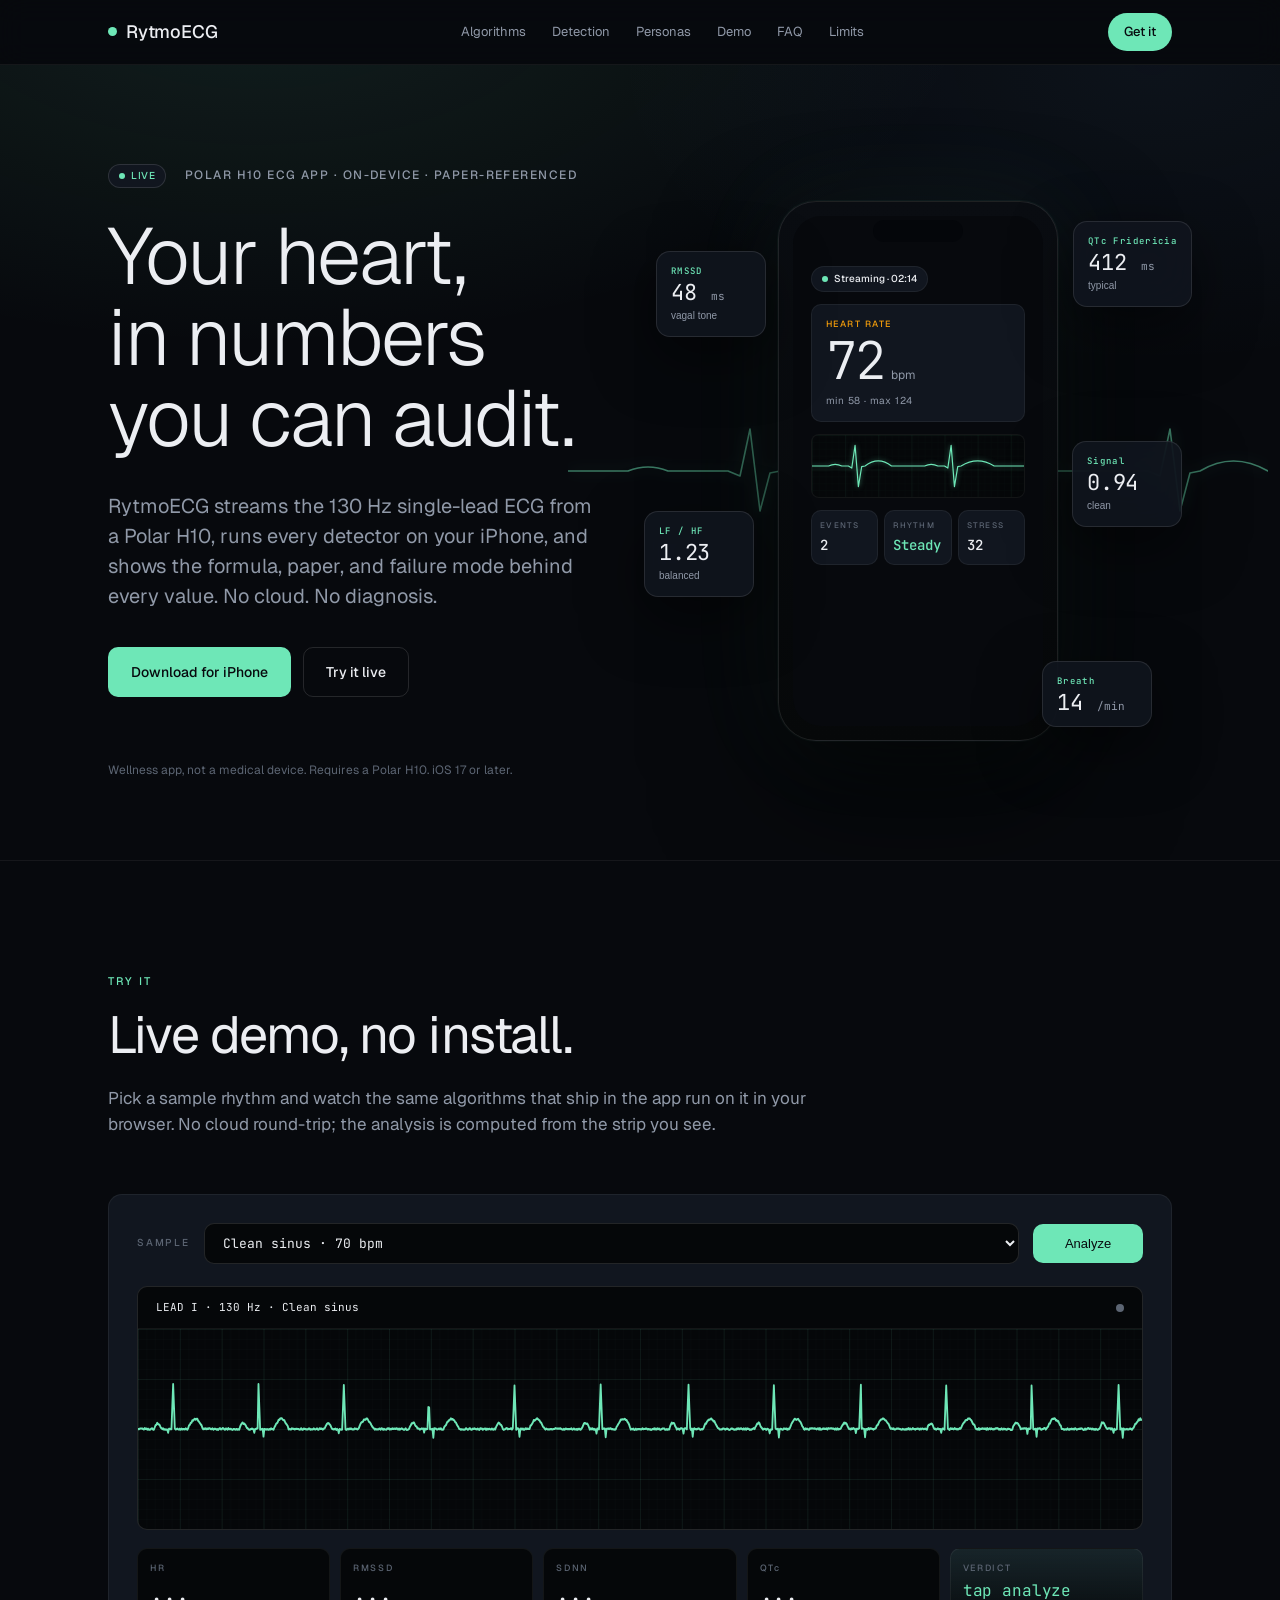
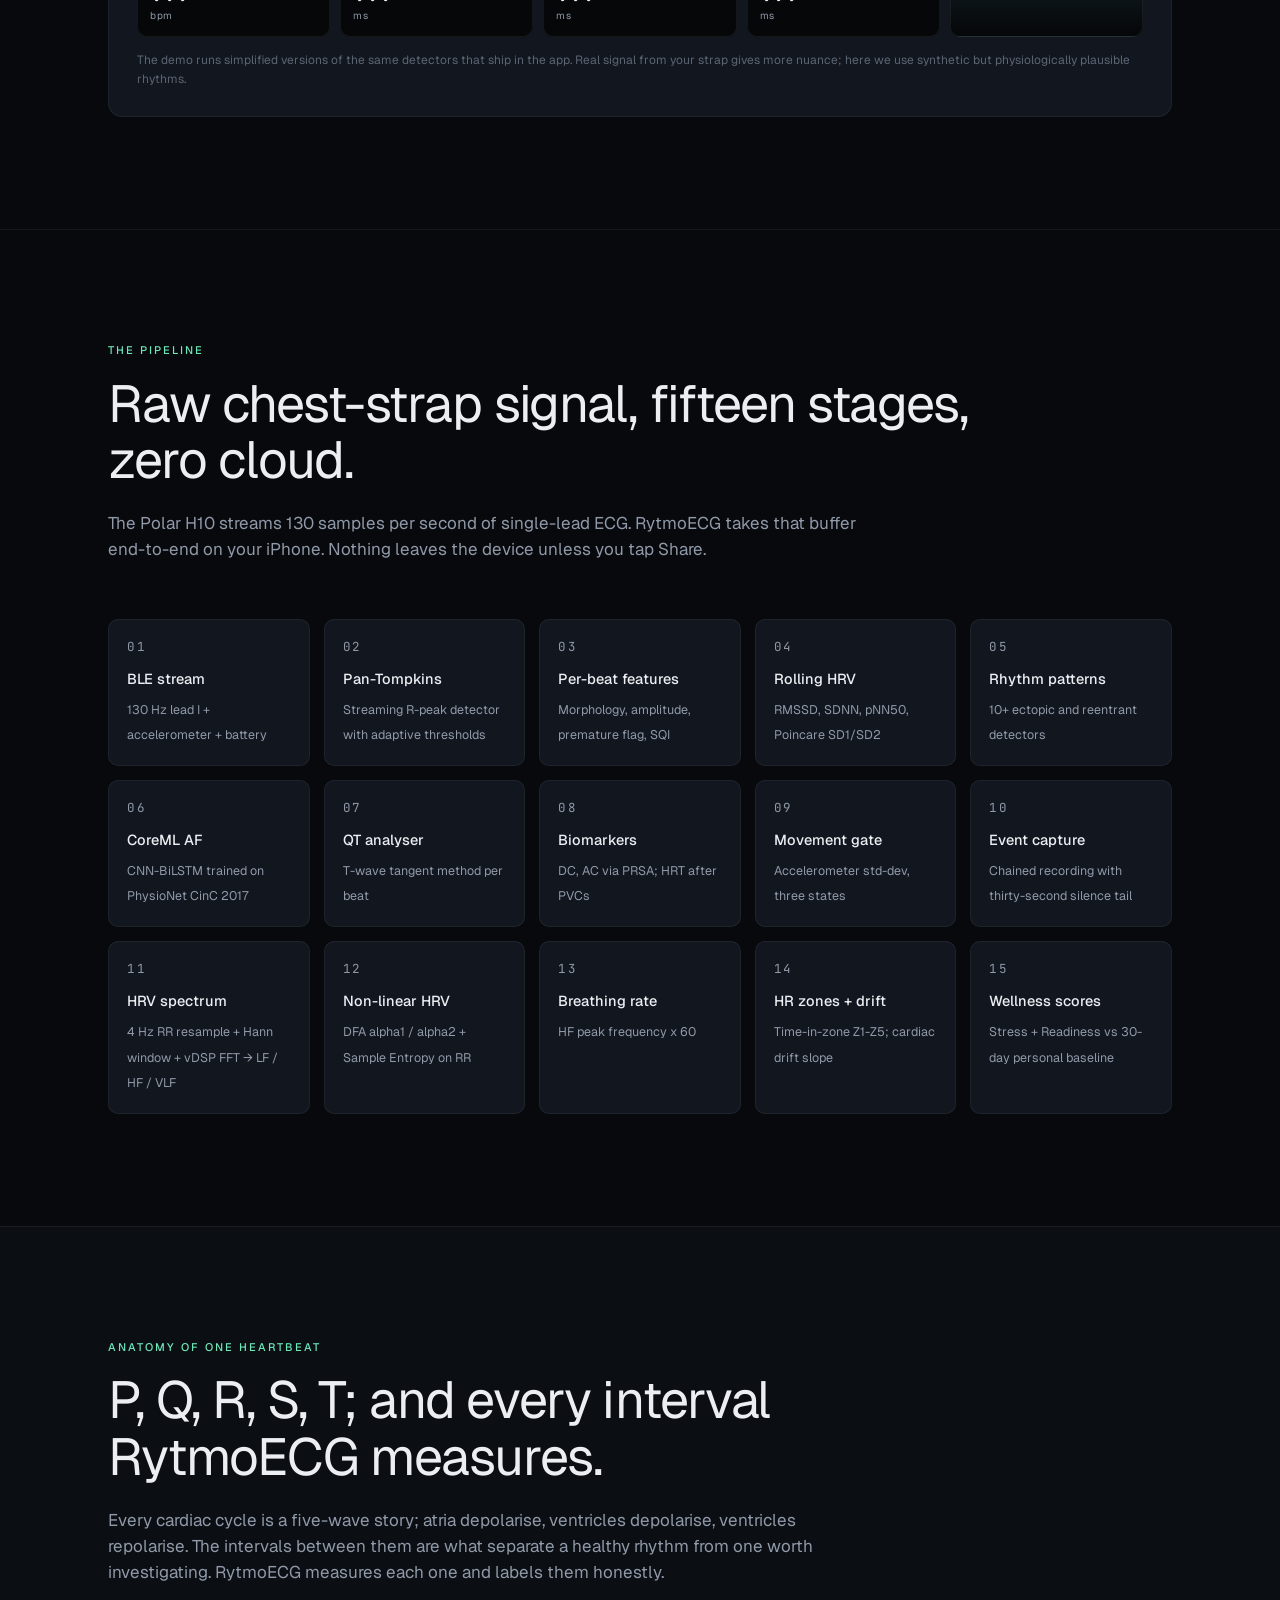
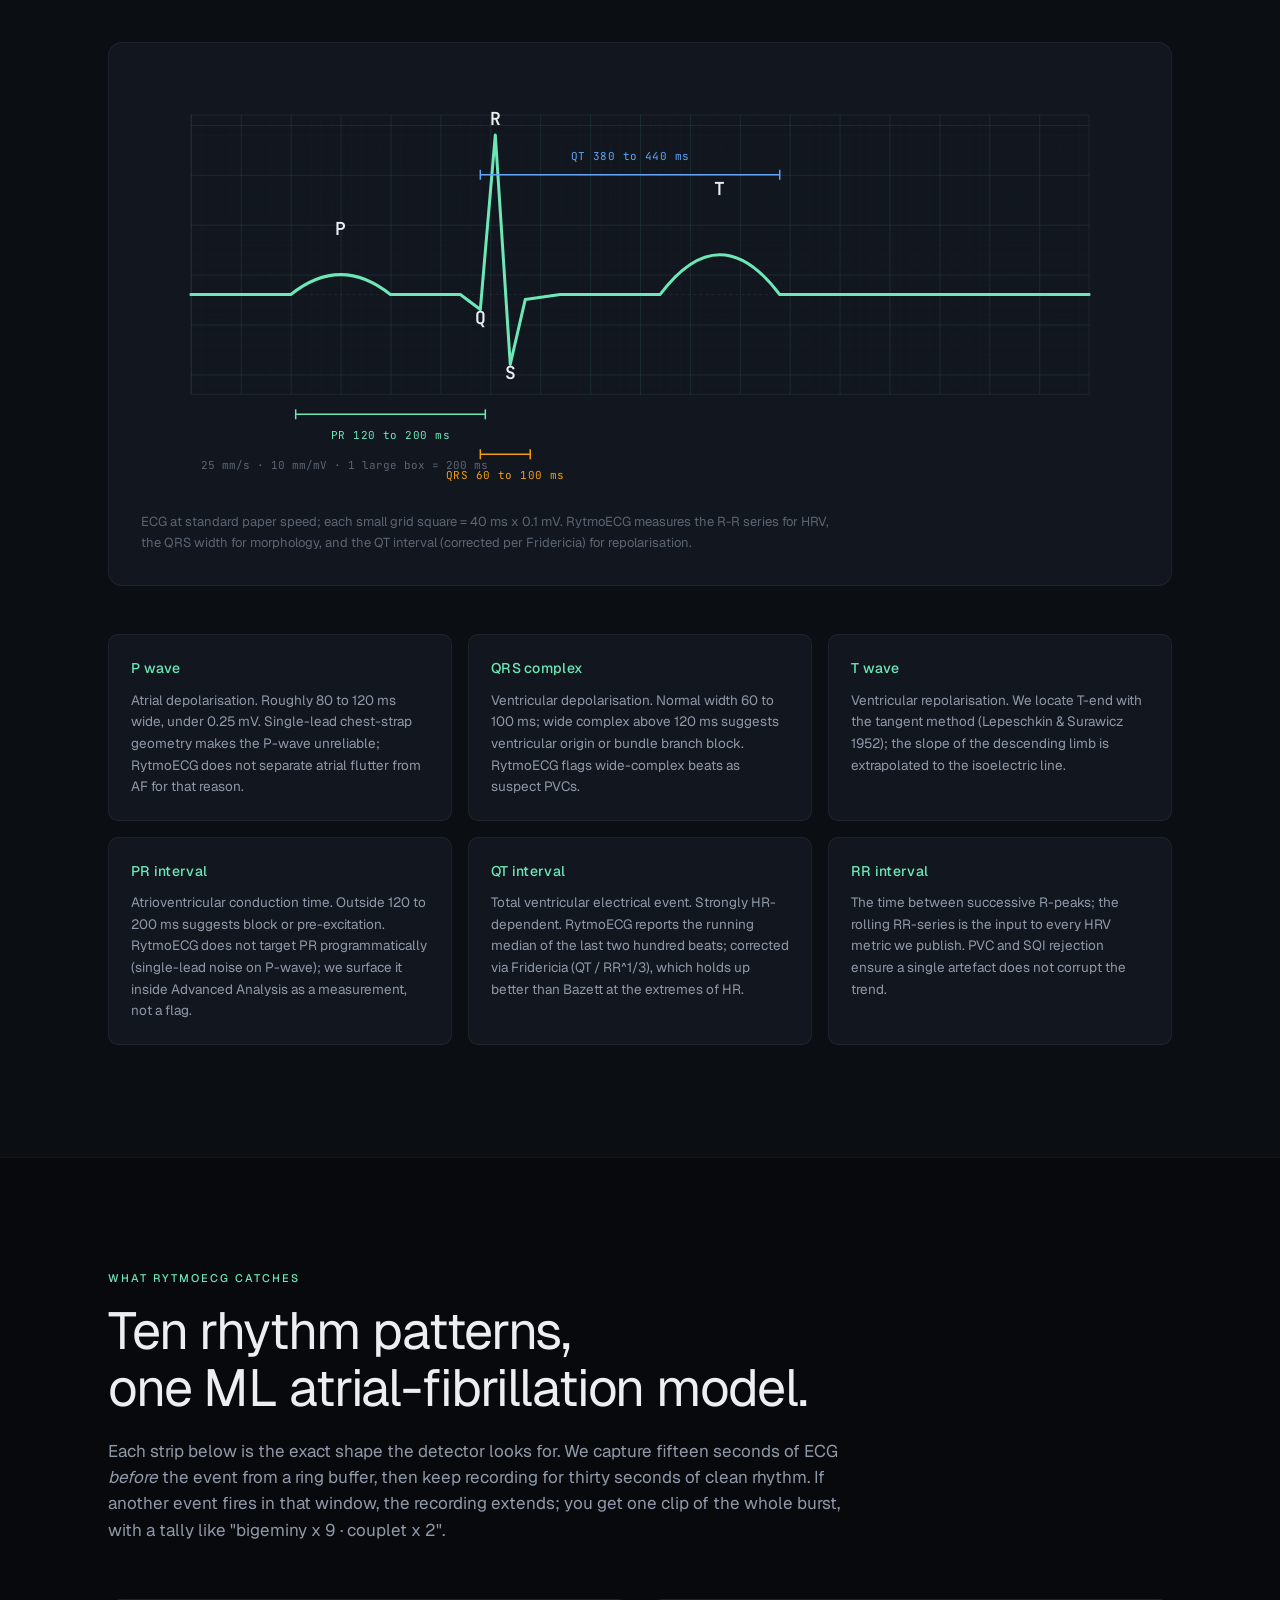
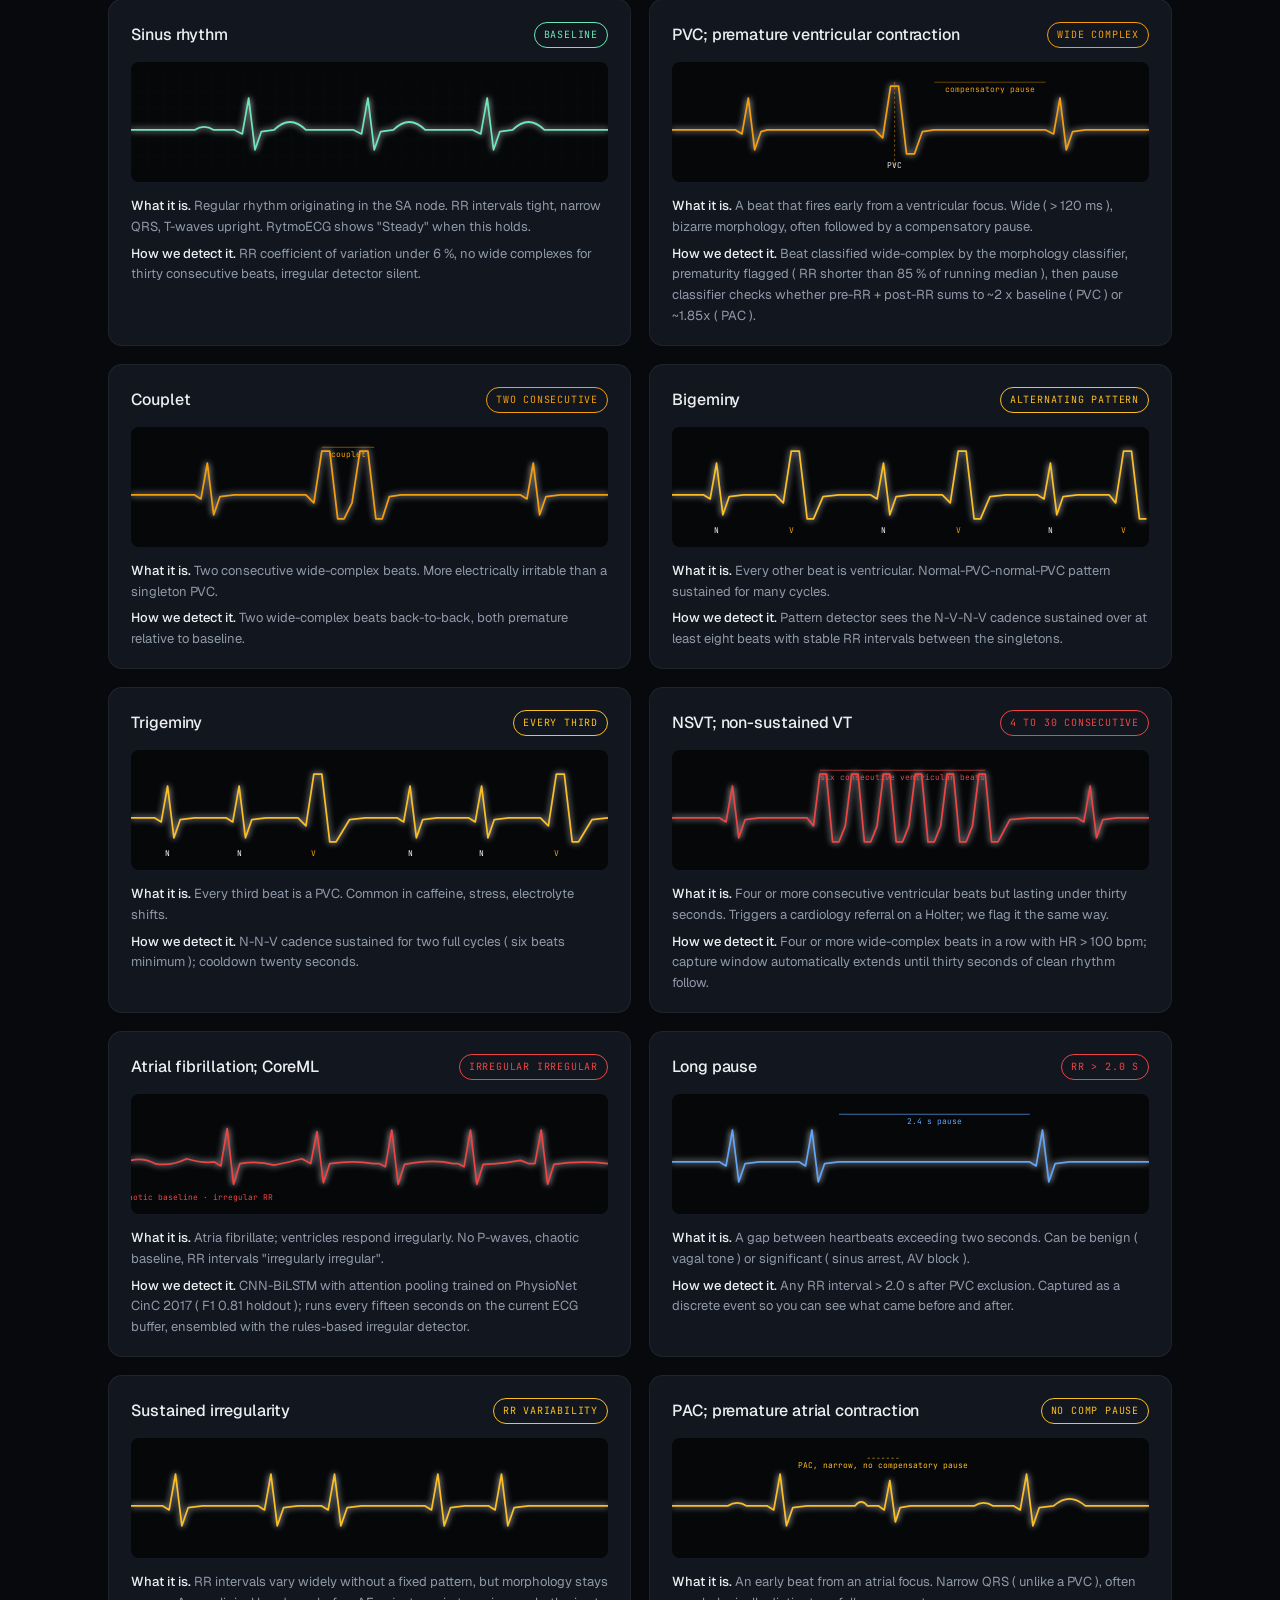
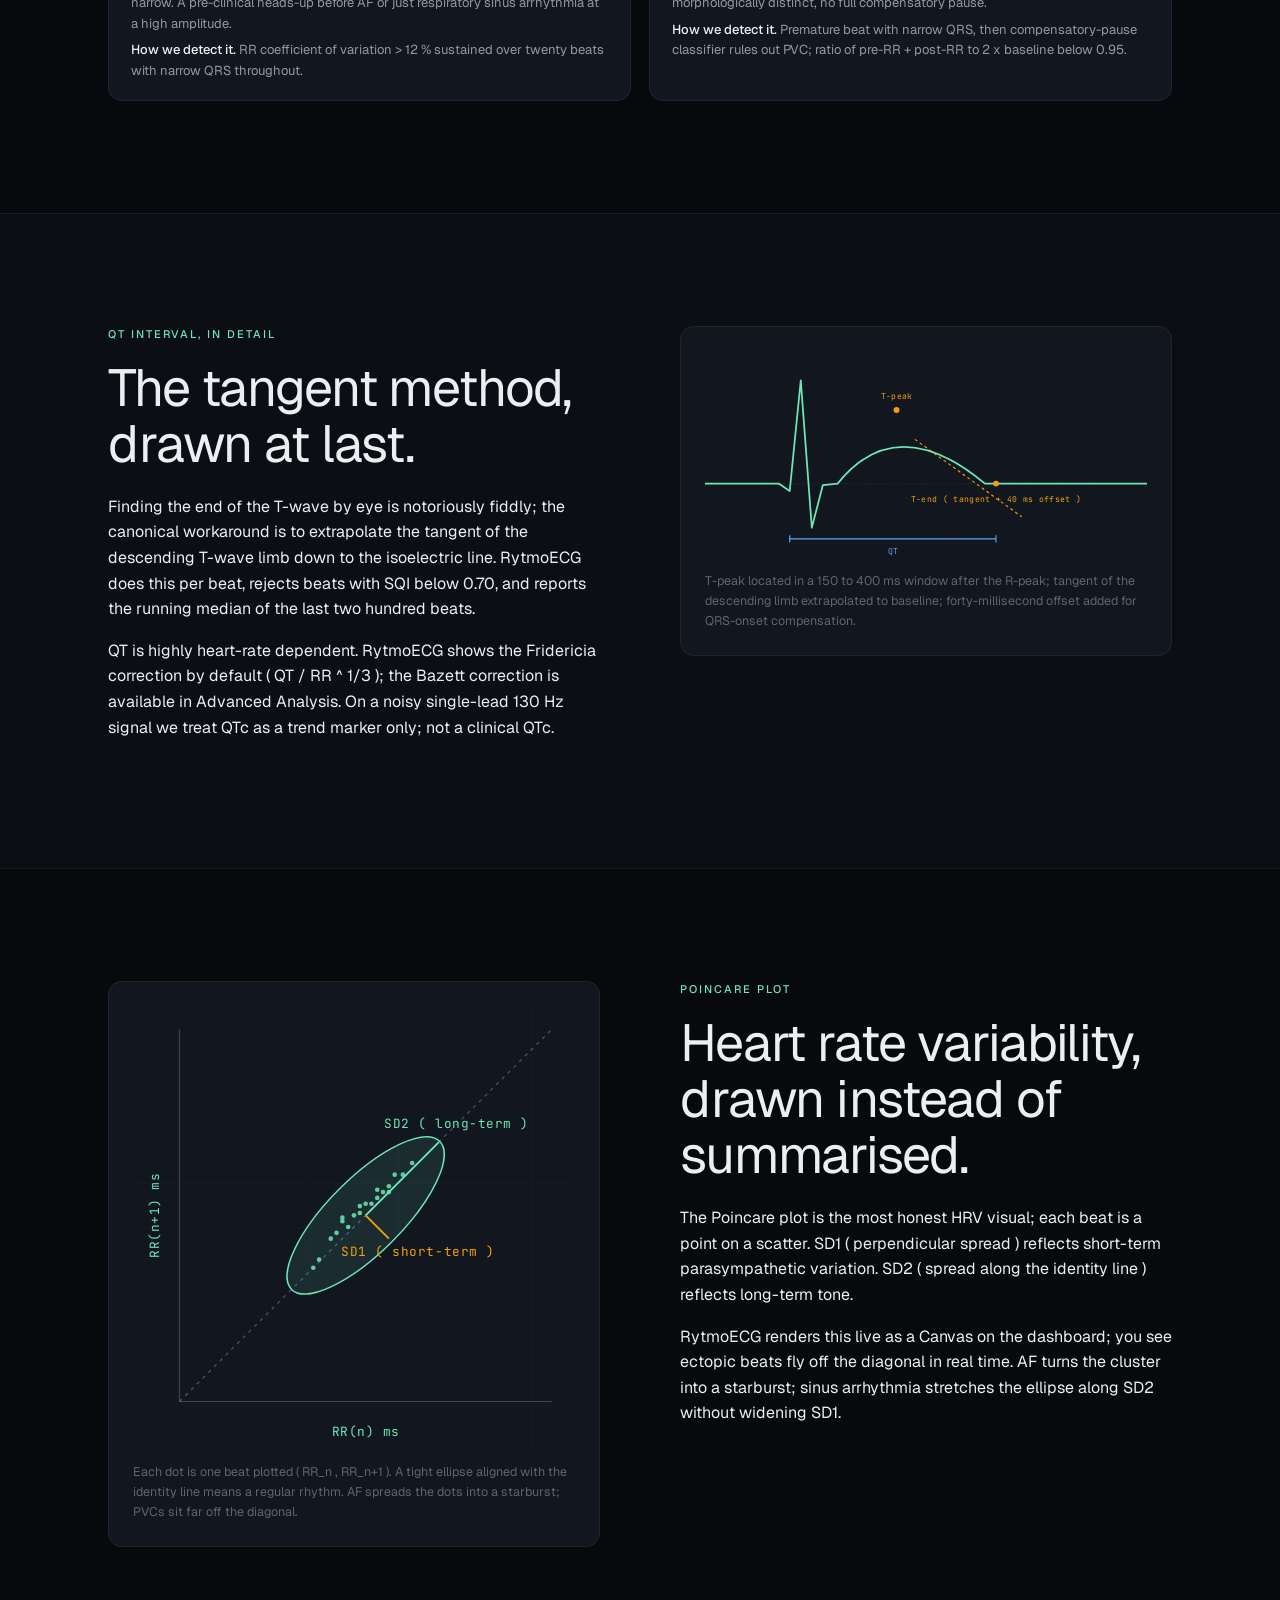
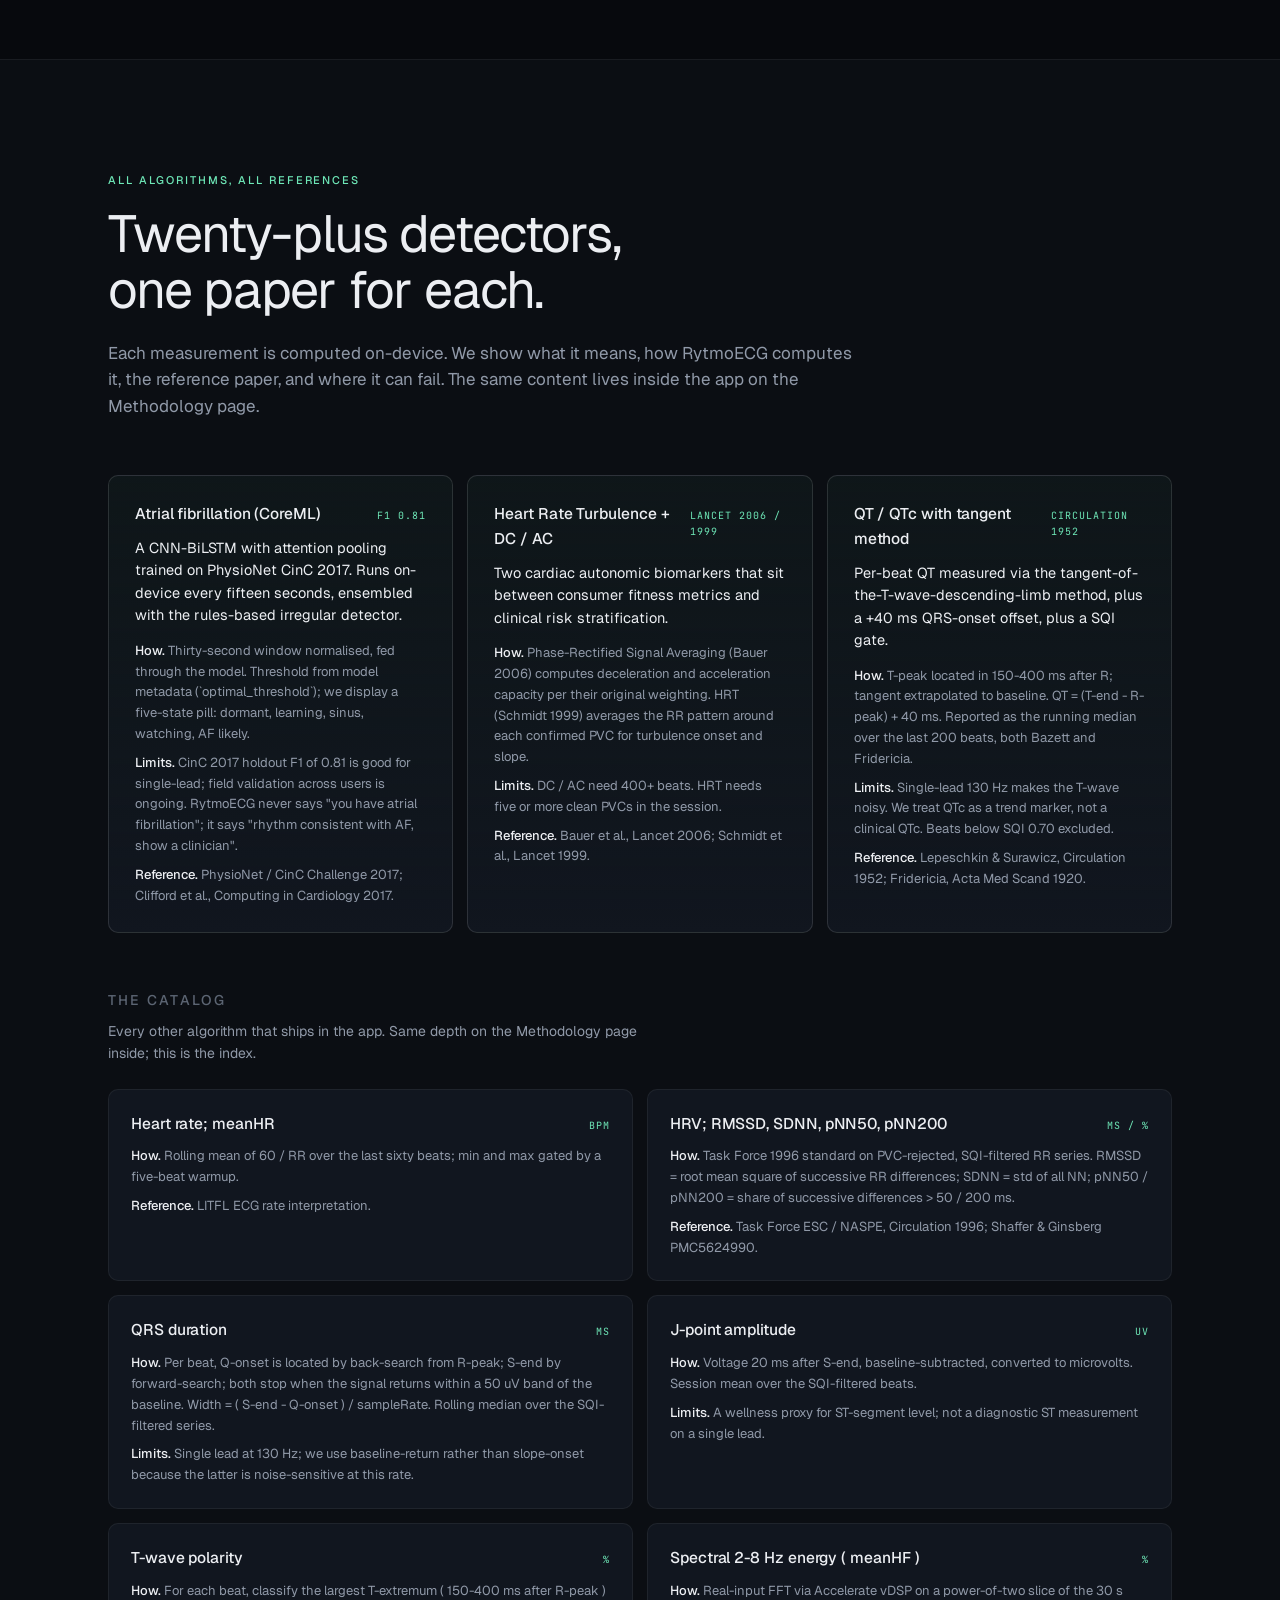
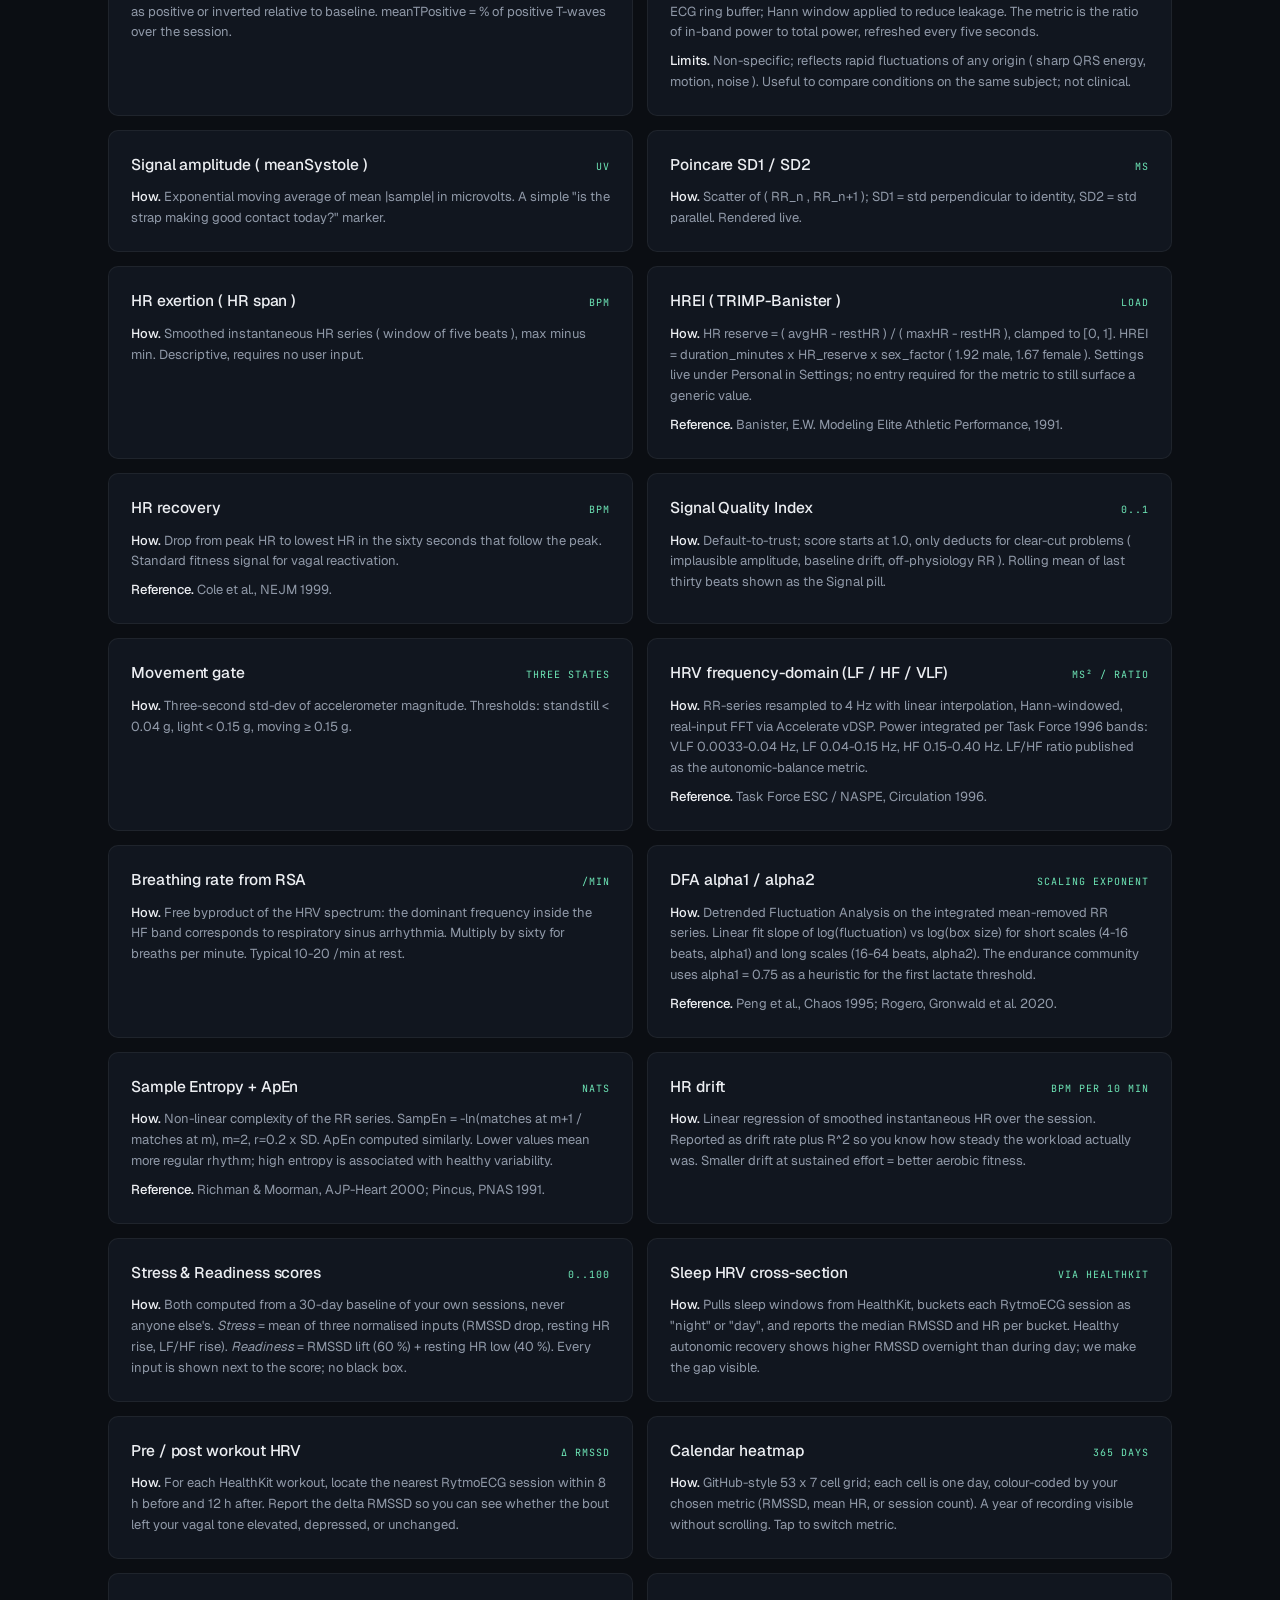
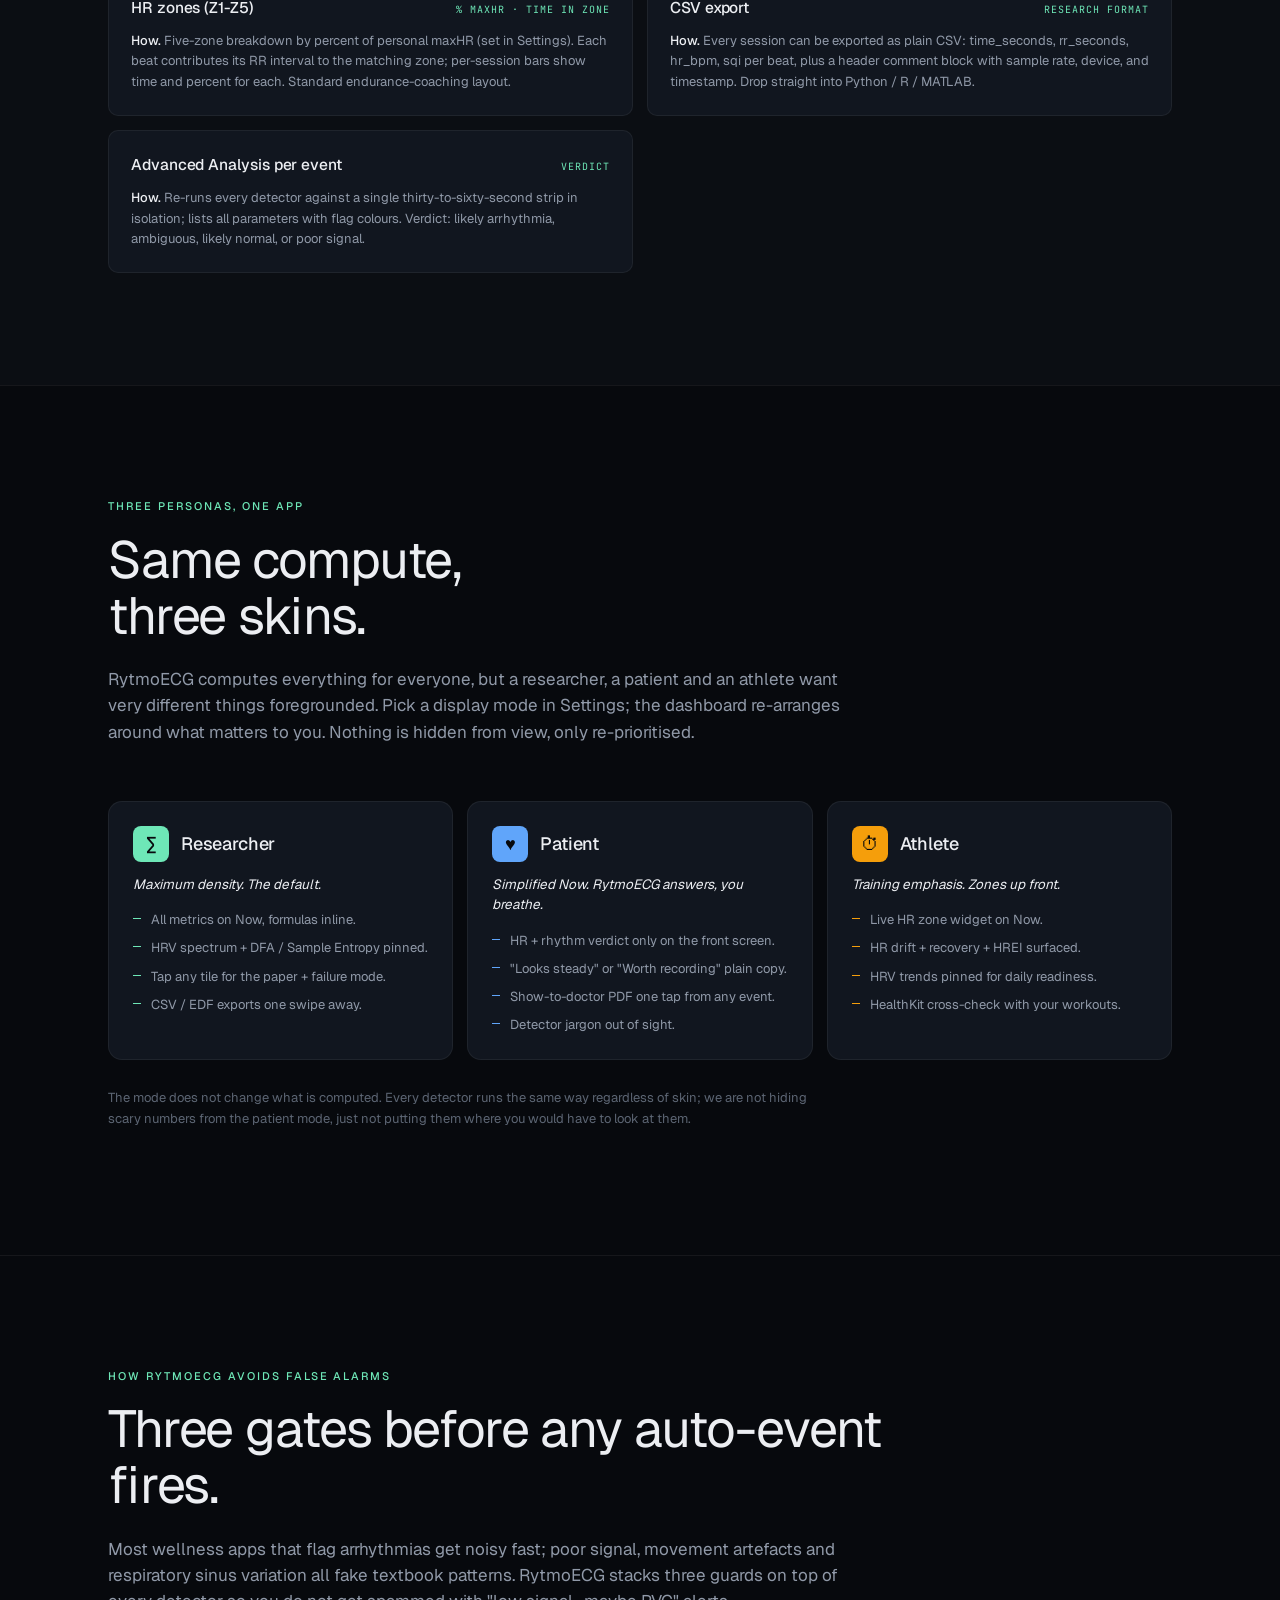
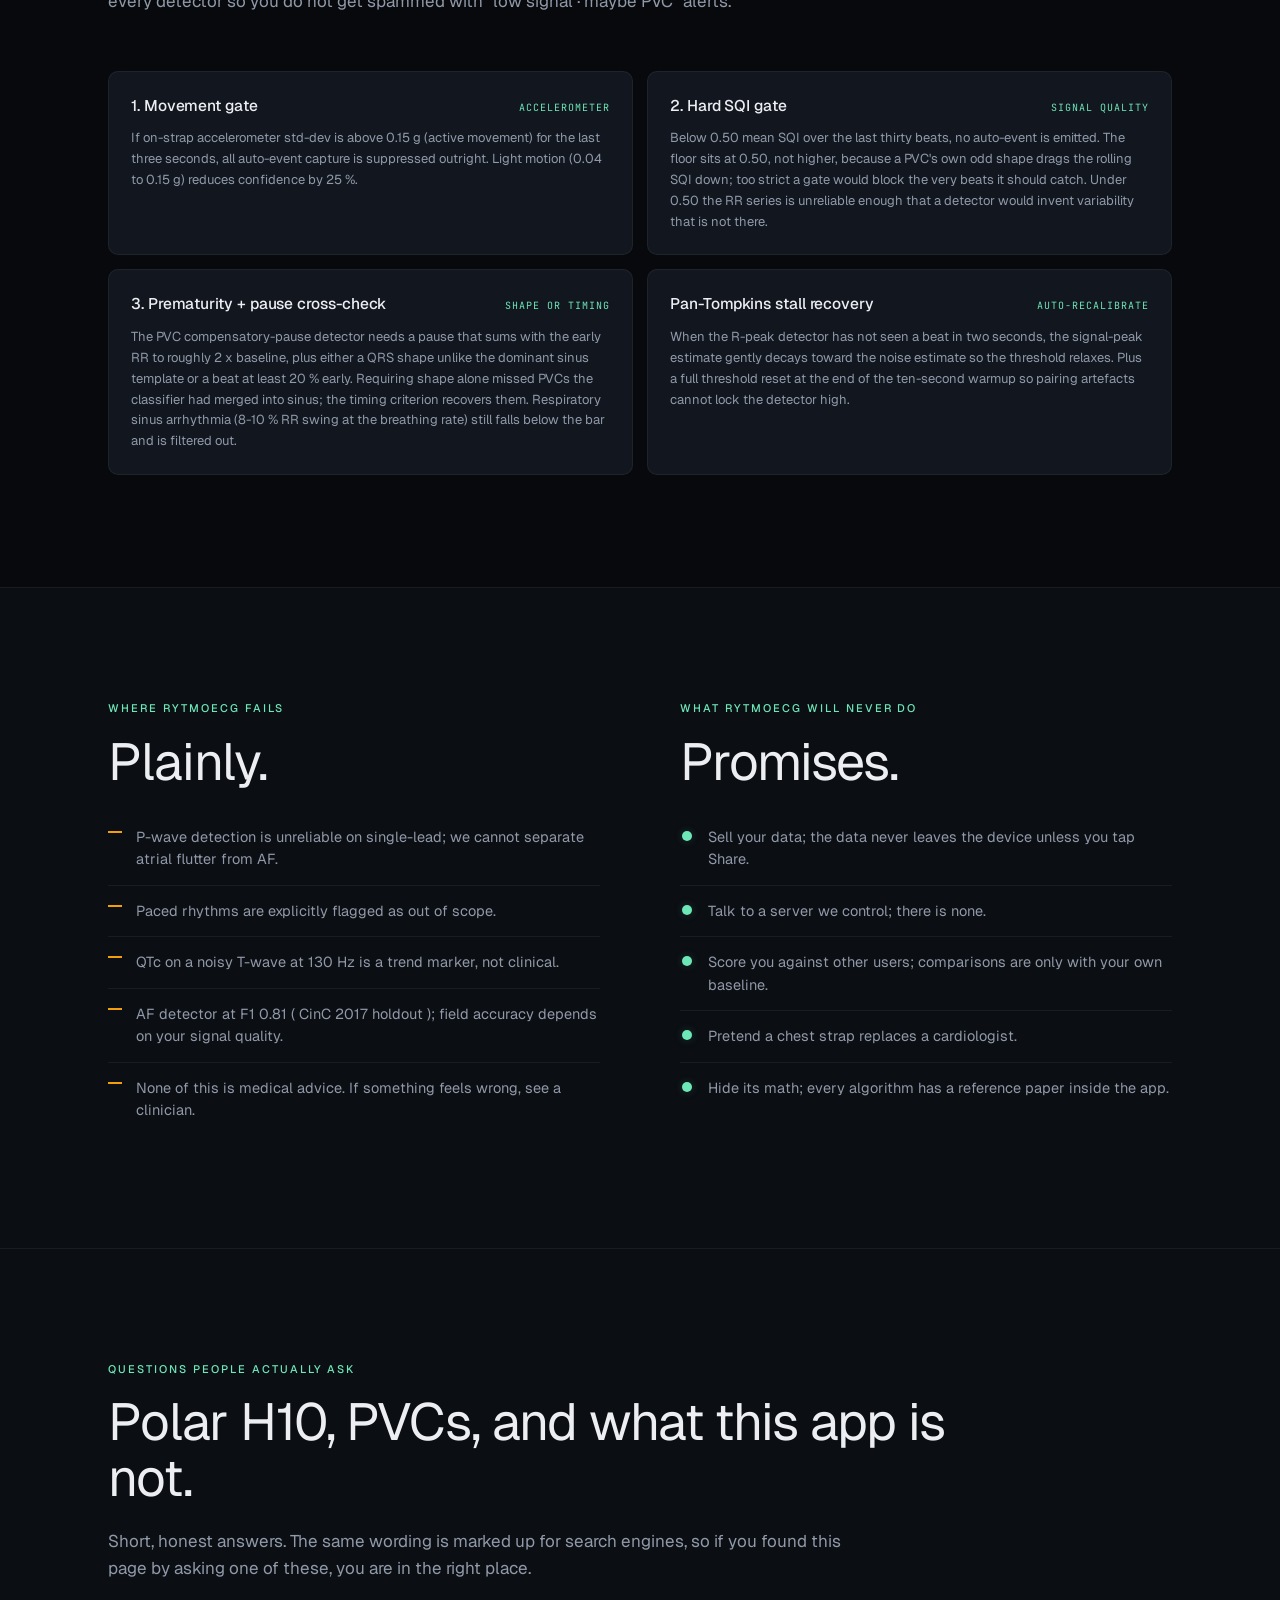
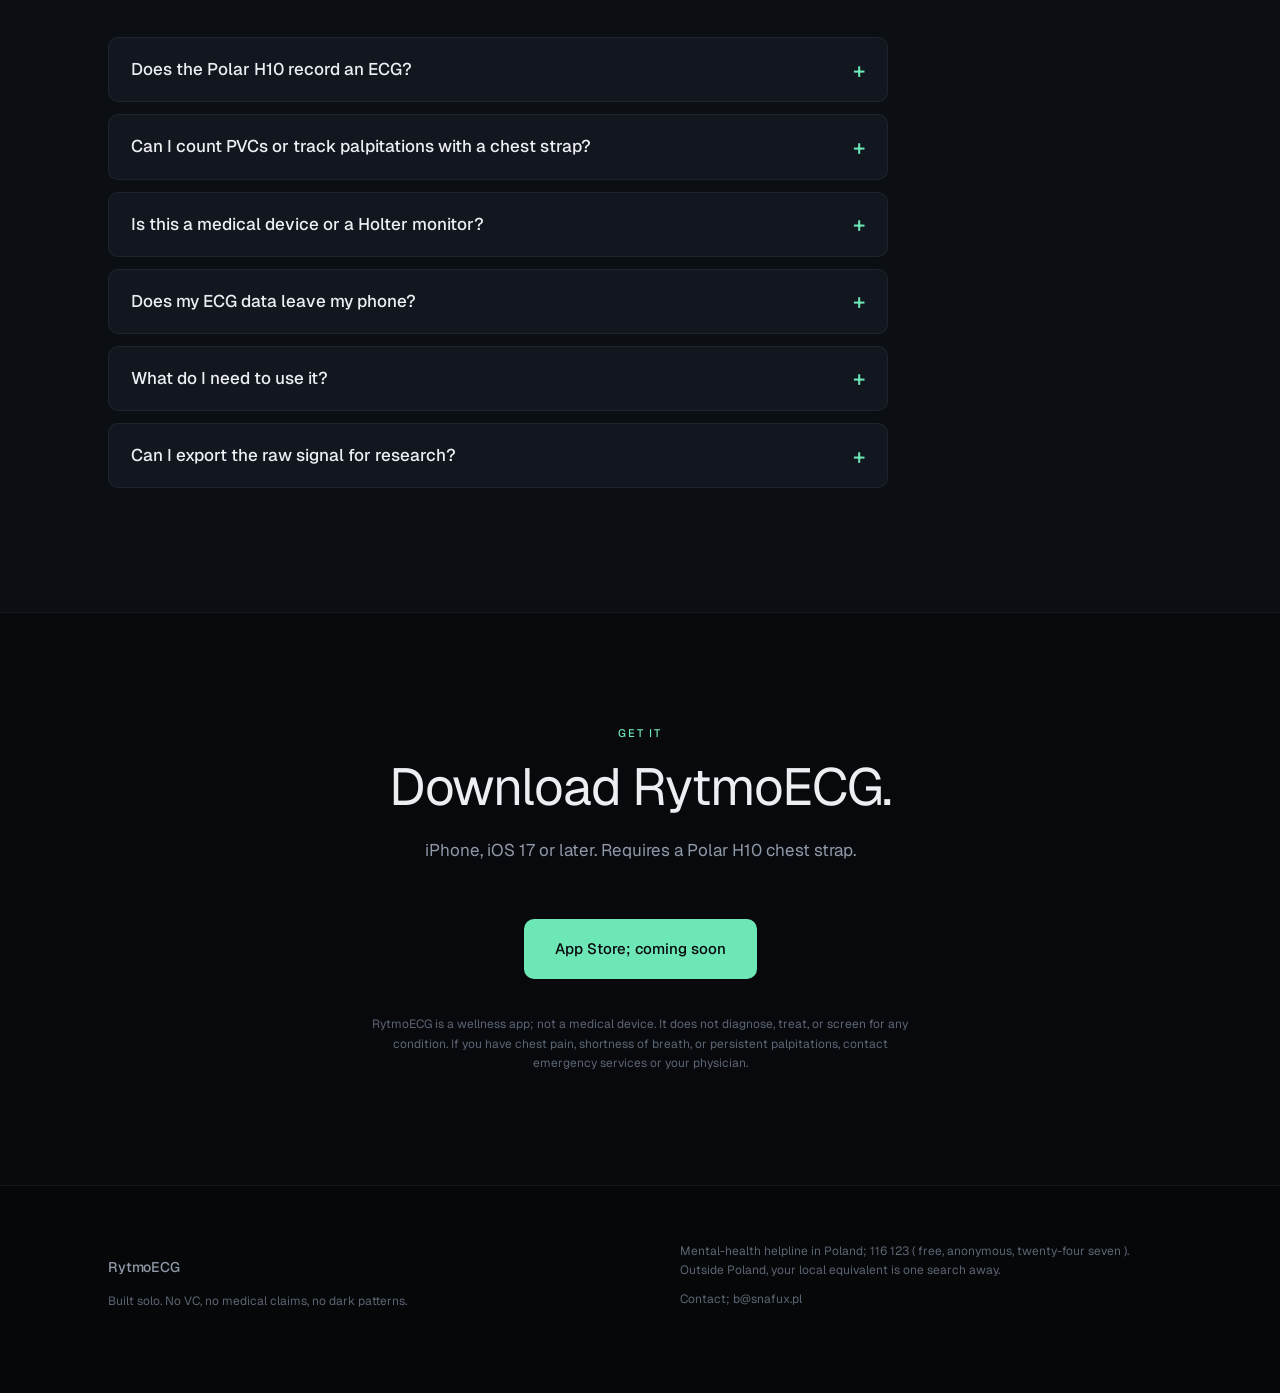
<file: index.html>
<!doctype html>
<html lang="en">
<head>
<meta charset="utf-8">
<meta name="viewport" content="width=device-width, initial-scale=1">
<title>RytmoECG — Polar H10 ECG app for HRV, PVCs & palpitations</title>
<meta name="description" content="Turn a Polar H10 chest strap into a live single-lead ECG on your iPhone. Track HRV, count PVCs and pauses, record palpitations, review every beat. On-device, no cloud, no diagnosis. A wellness Holter alternative.">
<meta name="keywords" content="Polar H10 ECG app, ECG iPhone app, PVC counter, heart palpitations recorder, HRV app, Holter alternative, single-lead ECG, chest strap ECG">
<link rel="canonical" href="https://rytmoecg.com/">
<meta name="theme-color" content="#07090C">
<meta name="robots" content="index, follow, max-image-preview:large">
<meta name="author" content="RytmoECG">

<!-- Open Graph -->
<meta property="og:type" content="website">
<meta property="og:site_name" content="RytmoECG">
<meta property="og:title" content="RytmoECG — Polar H10 ECG app for HRV, PVCs & palpitations">
<meta property="og:description" content="Turn a Polar H10 into a live single-lead ECG on your iPhone. Track HRV, count PVCs and pauses, record palpitations. On-device, no cloud, no diagnosis.">
<meta property="og:url" content="https://rytmoecg.com/">
<meta property="og:image" content="https://rytmoecg.com/og-image.png">
<meta property="og:image:width" content="1200">
<meta property="og:image:height" content="630">
<meta property="og:locale" content="en">

<!-- Twitter -->
<meta name="twitter:card" content="summary_large_image">
<meta name="twitter:title" content="RytmoECG — Polar H10 ECG app for HRV, PVCs & palpitations">
<meta name="twitter:description" content="Turn a Polar H10 into a live single-lead ECG on your iPhone. HRV, PVC counting, palpitation recording. On-device, no cloud, no diagnosis.">
<meta name="twitter:image" content="https://rytmoecg.com/og-image.png">

<link rel="preconnect" href="https://fonts.googleapis.com">
<link rel="preconnect" href="https://fonts.gstatic.com" crossorigin>
<link href="https://fonts.googleapis.com/css2?family=Geist:wght@300;400;500;600&family=JetBrains+Mono:wght@400;500&display=swap" rel="stylesheet">
<link rel="stylesheet" href="styles.css">

<!-- Structured data: the app + publisher -->
<script type="application/ld+json">
{
  "@context": "https://schema.org",
  "@type": "SoftwareApplication",
  "name": "RytmoECG",
  "operatingSystem": "iOS 17.0 or later",
  "applicationCategory": "HealthApplication",
  "description": "A wellness iPhone app that turns a Polar H10 chest strap into a live single-lead ECG. Tracks HRV, counts PVCs, pauses and other rhythm patterns, records palpitations, and runs every algorithm on-device. Not a medical device; does not diagnose.",
  "url": "https://rytmoecg.com/",
  "offers": { "@type": "Offer", "price": "0", "priceCurrency": "USD" },
  "requirements": "Requires a Polar H10 chest strap",
  "featureList": [
    "Live 130 Hz single-lead ECG from Polar H10",
    "Heart rate variability (RMSSD, SDNN, pNN50, Poincare)",
    "PVC, PAC, couplet, bigeminy, pause and irregular-rhythm detection",
    "Palpitation event recording with 15 s pre-event buffer",
    "On-device processing, no cloud"
  ]
}
</script>
<script type="application/ld+json">
{
  "@context": "https://schema.org",
  "@type": "FAQPage",
  "mainEntity": [
    {
      "@type": "Question",
      "name": "Does the Polar H10 record an ECG?",
      "acceptedAnswer": { "@type": "Answer", "text": "The Polar H10 streams a raw single-lead ECG signal at 130 Hz over Bluetooth, but it does not store or display it on its own. RytmoECG receives that stream on your iPhone, renders it as a live ECG strip on real millimetre paper scale, and analyses every beat on-device." }
    },
    {
      "@type": "Question",
      "name": "Can I count PVCs or track palpitations with a chest strap?",
      "acceptedAnswer": { "@type": "Answer", "text": "Yes. RytmoECG flags premature ventricular contractions (PVCs), premature atrial contractions (PACs), couplets, bigeminy, pauses and irregular rhythm, and records a 30-second ECG clip around each one so you can review what happened. It is a wellness tool for observing patterns, not a diagnosis." }
    },
    {
      "@type": "Question",
      "name": "Is RytmoECG a medical device or a Holter monitor?",
      "acceptedAnswer": { "@type": "Answer", "text": "No. RytmoECG is a wellness app, not a medical device and not a certified Holter monitor. It does not diagnose, treat or screen for any condition. It is a transparent way to observe your own heart rhythm and export a PDF to share with a clinician." }
    },
    {
      "@type": "Question",
      "name": "Does my ECG data leave my phone?",
      "acceptedAnswer": { "@type": "Answer", "text": "No. Every algorithm runs on your iPhone. There is no cloud server and nothing is uploaded unless you explicitly tap Share to export a PDF or CSV." }
    }
  ]
}
</script>
</head>
<body>

<!-- =================== NAV =================== -->
<header class="nav">
  <div class="wrap">
    <a href="/" class="brand"><span class="pulse-dot"></span> RytmoECG</a>
    <nav>
      <a href="#algorithms">Algorithms</a>
      <a href="detection.html">Detection</a>
      <a href="#personas">Personas</a>
      <a href="#demo">Demo</a>
      <a href="#faq">FAQ</a>
      <a href="#honest">Limits</a>
    </nav>
    <a href="#download" class="cta">Get it</a>
  </div>
</header>

<!-- =================== HERO (spatial + hospital monitor) =================== -->
<section class="hero">
  <div class="wrap hero-grid">
    <div class="hero-copy">
      <p class="eyebrow"><span class="lozenge live">Live</span> &nbsp; Polar H10 ECG app &middot; on-device &middot; paper-referenced</p>
      <h1>Your heart,<br>in numbers you can audit.</h1>
      <p class="lead">
        RytmoECG streams the 130 Hz single-lead ECG from a Polar H10, runs every
        detector on your iPhone, and shows the formula, paper, and failure mode
        behind every value. No cloud. No diagnosis.
      </p>
      <div class="hero-cta">
        <a href="#download" class="btn primary">Download for iPhone</a>
        <a href="#demo" class="btn ghost">Try it live</a>
      </div>
      <p class="micro hero-micro">
        Wellness app, not a medical device. Requires a Polar H10.
        iOS 17 or later.
      </p>
    </div>

    <!-- iPhone mockup + floating dashboard cards -->
    <div class="hero-stage" id="hero-stage">
      <!-- Floating cards that escape the phone frame -->
      <div class="fcard fcard-rmssd" data-depth="2">
        <div class="fcard-label">RMSSD</div>
        <div class="fcard-value">48 <span class="fcard-unit">ms</span></div>
        <div class="fcard-sub">vagal tone</div>
      </div>
      <div class="fcard fcard-qtc" data-depth="-1">
        <div class="fcard-label">QTc Fridericia</div>
        <div class="fcard-value">412 <span class="fcard-unit">ms</span></div>
        <div class="fcard-sub">typical</div>
      </div>
      <div class="fcard fcard-sqi" data-depth="1">
        <div class="fcard-label">Signal</div>
        <div class="fcard-value">0.94</div>
        <div class="fcard-sub">clean</div>
      </div>
      <div class="fcard fcard-lfhf" data-depth="-2">
        <div class="fcard-label">LF / HF</div>
        <div class="fcard-value">1.23</div>
        <div class="fcard-sub">balanced</div>
      </div>
      <div class="fcard fcard-breath" data-depth="3">
        <div class="fcard-label">Breath</div>
        <div class="fcard-value">14 <span class="fcard-unit">/min</span></div>
      </div>

      <!-- Phone frame -->
      <div class="phone" data-depth="0">
        <div class="phone-notch"></div>
        <div class="phone-screen">
          <!-- Status pill row -->
          <div class="phone-status">
            <span class="ph-dot live-dot"></span>
            <span class="ph-status-text">Streaming &middot; 02:14</span>
          </div>

          <!-- Big HR readout (hospital-monitor style) -->
          <div class="phone-hr">
            <div class="ph-label">HEART RATE</div>
            <div class="ph-hr-row">
              <span class="ph-hr-num">72</span>
              <span class="ph-hr-unit">bpm</span>
            </div>
            <div class="ph-hr-sub">min 58 &middot; max 124</div>
          </div>

          <!-- Inline ECG with the trace extending beyond phone -->
          <svg class="phone-ecg" viewBox="0 0 320 90" preserveAspectRatio="none" aria-hidden="true">
            <defs>
              <pattern id="ph-grid-sm" width="10" height="10" patternUnits="userSpaceOnUse">
                <path d="M 10 0 L 0 0 0 10" fill="none" stroke="rgba(110,231,183,0.07)" stroke-width="0.5"/>
              </pattern>
              <pattern id="ph-grid-lg" width="50" height="50" patternUnits="userSpaceOnUse">
                <rect width="50" height="50" fill="url(#ph-grid-sm)"/>
                <path d="M 50 0 L 0 0 0 50" fill="none" stroke="rgba(110,231,183,0.15)" stroke-width="0.8"/>
              </pattern>
            </defs>
            <rect width="320" height="90" fill="url(#ph-grid-lg)"/>
            <path id="phone-trace" pathLength="100"
                  d="M0,45 L25,45 Q35,40 45,45 L55,45 L60,48 L65,15 L70,75 L75,46 L80,45 Q100,30 120,45 L160,45
                     L170,45 Q180,40 190,45 L200,45 L205,48 L210,15 L215,75 L220,46 L225,45 Q250,30 275,45 L320,45"
                  fill="none" stroke="#6EE7B7" stroke-width="1.8" stroke-linecap="round" stroke-linejoin="round"/>
          </svg>

          <!-- Three pill stats at bottom of phone -->
          <div class="phone-stats">
            <div class="ph-stat"><div class="ph-stat-k">EVENTS</div><div class="ph-stat-v">2</div></div>
            <div class="ph-stat"><div class="ph-stat-k">RHYTHM</div><div class="ph-stat-v ph-stat-good">Steady</div></div>
            <div class="ph-stat"><div class="ph-stat-k">STRESS</div><div class="ph-stat-v">32</div></div>
          </div>
        </div>
      </div>

      <!-- ECG line that "escapes" the phone frame -->
      <svg class="escape-trace" viewBox="0 0 700 100" preserveAspectRatio="none" aria-hidden="true">
        <path pathLength="100"
              d="M0,50 L60,50 Q80,42 100,50 L160,50 L172,55 L182,8 L192,90 L202,52 L212,50 Q240,30 280,50 L370,50
                 L382,55 L392,8 L402,90 L412,52 L422,50 Q450,30 490,50 L580,50 L592,55 L602,8 L612,90 L622,52 L632,50 Q665,30 700,50"
              fill="none" stroke="#6EE7B7" stroke-width="1.6" stroke-linecap="round" stroke-linejoin="round"
              class="escape-path"/>
      </svg>
    </div>
  </div>
</section>

<!-- =================== TRY LIVE DEMO =================== -->
<section id="demo" class="block demo-block">
  <div class="wrap">
    <p class="kicker">Try it</p>
    <h2>Live demo, no install.</h2>
    <p class="section-lead">
      Pick a sample rhythm and watch the same algorithms that ship in the app
      run on it in your browser. No cloud round-trip; the analysis is computed
      from the strip you see.
    </p>

    <div class="demo-frame">
      <div class="demo-controls">
        <label class="demo-label">Sample</label>
        <select id="demo-sample" class="demo-select">
          <option value="sinus">Clean sinus &middot; 70 bpm</option>
          <option value="af">Atrial fibrillation &middot; irregular</option>
          <option value="bigeminy">Bigeminy &middot; PVC every other beat</option>
          <option value="brady">Bradycardia &middot; 45 bpm</option>
          <option value="lowsqi">Low signal &middot; loose electrode</option>
        </select>
        <button id="demo-run" class="btn primary demo-run">Analyze</button>
      </div>

      <div class="demo-monitor">
        <div class="demo-monitor-top">
          <span class="m-label">LEAD I &middot; 130 Hz &middot; <span id="demo-sample-name">Clean sinus</span></span>
          <span class="demo-runlight" id="demo-runlight"></span>
        </div>
        <svg id="demo-svg" viewBox="0 0 1200 200" preserveAspectRatio="none" class="demo-svg" aria-hidden="true">
          <defs>
            <pattern id="demo-grid-sm" width="10" height="10" patternUnits="userSpaceOnUse">
              <path d="M 10 0 L 0 0 0 10" fill="none" stroke="rgba(110,231,183,0.06)" stroke-width="0.5"/>
            </pattern>
            <pattern id="demo-grid-lg" width="50" height="50" patternUnits="userSpaceOnUse">
              <rect width="50" height="50" fill="url(#demo-grid-sm)"/>
              <path d="M 50 0 L 0 0 0 50" fill="none" stroke="rgba(110,231,183,0.14)" stroke-width="1"/>
            </pattern>
          </defs>
          <rect width="1200" height="200" fill="url(#demo-grid-lg)"/>
          <path id="demo-trace" fill="none" stroke="#6EE7B7" stroke-width="2.2" stroke-linecap="round" stroke-linejoin="round"/>
          <g id="demo-rdots"></g>
        </svg>
      </div>

      <div class="demo-output" id="demo-output">
        <div class="demo-card">
          <div class="dc-label">HR</div>
          <div class="dc-value" id="dc-hr">...</div>
          <div class="dc-unit">bpm</div>
        </div>
        <div class="demo-card">
          <div class="dc-label">RMSSD</div>
          <div class="dc-value" id="dc-rmssd">...</div>
          <div class="dc-unit">ms</div>
        </div>
        <div class="demo-card">
          <div class="dc-label">SDNN</div>
          <div class="dc-value" id="dc-sdnn">...</div>
          <div class="dc-unit">ms</div>
        </div>
        <div class="demo-card">
          <div class="dc-label">QTc</div>
          <div class="dc-value" id="dc-qtc">...</div>
          <div class="dc-unit">ms</div>
        </div>
        <div class="demo-card demo-card-verdict">
          <div class="dc-label">VERDICT</div>
          <div class="dc-value" id="dc-verdict">...</div>
          <div class="dc-unit" id="dc-verdict-sub"></div>
        </div>
      </div>

      <p class="demo-footnote">
        The demo runs simplified versions of the same detectors that ship in
        the app. Real signal from your strap gives more nuance; here we use
        synthetic but physiologically plausible rhythms.
      </p>
    </div>
  </div>
</section>

<!-- =================== HOW IT WORKS =================== -->
<section id="pipeline" class="block">
  <div class="wrap">
    <p class="kicker">The pipeline</p>
    <h2>Raw chest-strap signal, fifteen stages, zero cloud.</h2>
    <p class="section-lead">
      The Polar H10 streams 130 samples per second of single-lead ECG. RytmoECG
      takes that buffer end-to-end on your iPhone. Nothing leaves the device
      unless you tap Share.
    </p>

    <div class="pipeline-grid">
      <div class="ppl"><span class="ppl-num">01</span><b>BLE stream</b><span>130 Hz lead I + accelerometer + battery</span></div>
      <div class="ppl"><span class="ppl-num">02</span><b>Pan-Tompkins</b><span>Streaming R-peak detector with adaptive thresholds</span></div>
      <div class="ppl"><span class="ppl-num">03</span><b>Per-beat features</b><span>Morphology, amplitude, premature flag, SQI</span></div>
      <div class="ppl"><span class="ppl-num">04</span><b>Rolling HRV</b><span>RMSSD, SDNN, pNN50, Poincare SD1/SD2</span></div>
      <div class="ppl"><span class="ppl-num">05</span><b>Rhythm patterns</b><span>10+ ectopic and reentrant detectors</span></div>
      <div class="ppl"><span class="ppl-num">06</span><b>CoreML AF</b><span>CNN-BiLSTM trained on PhysioNet CinC 2017</span></div>
      <div class="ppl"><span class="ppl-num">07</span><b>QT analyser</b><span>T-wave tangent method per beat</span></div>
      <div class="ppl"><span class="ppl-num">08</span><b>Biomarkers</b><span>DC, AC via PRSA; HRT after PVCs</span></div>
      <div class="ppl"><span class="ppl-num">09</span><b>Movement gate</b><span>Accelerometer std-dev, three states</span></div>
      <div class="ppl"><span class="ppl-num">10</span><b>Event capture</b><span>Chained recording with thirty-second silence tail</span></div>
      <div class="ppl"><span class="ppl-num">11</span><b>HRV spectrum</b><span>4 Hz RR resample + Hann window + vDSP FFT → LF / HF / VLF</span></div>
      <div class="ppl"><span class="ppl-num">12</span><b>Non-linear HRV</b><span>DFA alpha1 / alpha2 + Sample Entropy on RR</span></div>
      <div class="ppl"><span class="ppl-num">13</span><b>Breathing rate</b><span>HF peak frequency x 60</span></div>
      <div class="ppl"><span class="ppl-num">14</span><b>HR zones + drift</b><span>Time-in-zone Z1-Z5; cardiac drift slope</span></div>
      <div class="ppl"><span class="ppl-num">15</span><b>Wellness scores</b><span>Stress + Readiness vs 30-day personal baseline</span></div>
    </div>
  </div>
</section>

<!-- =================== PQRST ANATOMY =================== -->
<section id="anatomy" class="block alt">
  <div class="wrap">
    <p class="kicker">Anatomy of one heartbeat</p>
    <h2>P, Q, R, S, T; and every interval RytmoECG measures.</h2>
    <p class="section-lead">
      Every cardiac cycle is a five-wave story; atria depolarise, ventricles
      depolarise, ventricles repolarise. The intervals between them are what
      separate a healthy rhythm from one worth investigating. RytmoECG measures
      each one and labels them honestly.
    </p>

    <figure class="anatomy">
      <svg viewBox="0 0 1000 420" class="pqrst-svg" role="img" aria-label="Annotated PQRST complex">
        <defs>
          <pattern id="grid-sm-a" width="10" height="10" patternUnits="userSpaceOnUse">
            <path d="M 10 0 L 0 0 0 10" fill="none" stroke="rgba(110,231,183,0.06)" stroke-width="0.5"/>
          </pattern>
          <pattern id="grid-lg-a" width="50" height="50" patternUnits="userSpaceOnUse">
            <rect width="50" height="50" fill="url(#grid-sm-a)"/>
            <path d="M 50 0 L 0 0 0 50" fill="none" stroke="rgba(110,231,183,0.16)" stroke-width="1"/>
          </pattern>
        </defs>
        <rect x="50" y="40" width="900" height="280" fill="url(#grid-lg-a)" stroke="rgba(255,255,255,0.06)"/>

        <!-- Baseline -->
        <line x1="50" y1="220" x2="950" y2="220" stroke="rgba(255,255,255,0.08)" stroke-dasharray="2 4"/>

        <!-- PQRST trace -->
        <path d="M50,220
                 L150,220
                 Q200,180 250,220
                 L320,220
                 L340,235
                 L355,60
                 L370,290
                 L385,225
                 L420,220
                 L520,220
                 Q580,140 640,220
                 L950,220"
              fill="none" stroke="#6EE7B7" stroke-width="3" stroke-linecap="round" stroke-linejoin="round"/>

        <!-- Wave labels -->
        <g class="wave-label">
          <text x="200" y="160" text-anchor="middle">P</text>
          <text x="340" y="250" text-anchor="middle">Q</text>
          <text x="355" y="50" text-anchor="middle">R</text>
          <text x="370" y="305" text-anchor="middle">S</text>
          <text x="580" y="120" text-anchor="middle">T</text>
        </g>

        <!-- Intervals (brackets below) -->
        <g class="interval">
          <!-- PR interval -->
          <line x1="155" y1="340" x2="345" y2="340" stroke="#6EE7B7" stroke-width="1.5"/>
          <line x1="155" y1="335" x2="155" y2="345" stroke="#6EE7B7" stroke-width="1.5"/>
          <line x1="345" y1="335" x2="345" y2="345" stroke="#6EE7B7" stroke-width="1.5"/>
          <text x="250" y="365" text-anchor="middle" class="iv-label">PR  120 to 200 ms</text>

          <!-- QRS duration -->
          <line x1="340" y1="380" x2="390" y2="380" stroke="#F59E0B" stroke-width="1.5"/>
          <line x1="340" y1="375" x2="340" y2="385" stroke="#F59E0B" stroke-width="1.5"/>
          <line x1="390" y1="375" x2="390" y2="385" stroke="#F59E0B" stroke-width="1.5"/>
          <text x="365" y="405" text-anchor="middle" class="iv-label warm">QRS  60 to 100 ms</text>

          <!-- QT interval -->
          <line x1="340" y1="100" x2="640" y2="100" stroke="#60A5FA" stroke-width="1.5"/>
          <line x1="340" y1="95" x2="340" y2="105" stroke="#60A5FA" stroke-width="1.5"/>
          <line x1="640" y1="95" x2="640" y2="105" stroke="#60A5FA" stroke-width="1.5"/>
          <text x="490" y="85" text-anchor="middle" class="iv-label cool">QT  380 to 440 ms</text>
        </g>

        <!-- Scale -->
        <g class="scale">
          <text x="60" y="395" class="scale-text">25 mm/s  &middot;  10 mm/mV  &middot;  1 large box = 200 ms</text>
        </g>
      </svg>
      <figcaption>
        ECG at standard paper speed; each small grid square = 40 ms x 0.1 mV.
        RytmoECG measures the R-R series for HRV, the QRS width for morphology,
        and the QT interval (corrected per Fridericia) for repolarisation.
      </figcaption>
    </figure>

    <div class="wave-defs">
      <div class="wd">
        <h4>P wave</h4>
        <p>Atrial depolarisation. Roughly 80 to 120 ms wide, under 0.25 mV. Single-lead chest-strap geometry makes the P-wave unreliable; RytmoECG does not separate atrial flutter from AF for that reason.</p>
      </div>
      <div class="wd">
        <h4>QRS complex</h4>
        <p>Ventricular depolarisation. Normal width 60 to 100 ms; wide complex above 120 ms suggests ventricular origin or bundle branch block. RytmoECG flags wide-complex beats as suspect PVCs.</p>
      </div>
      <div class="wd">
        <h4>T wave</h4>
        <p>Ventricular repolarisation. We locate T-end with the tangent method (Lepeschkin &amp; Surawicz 1952); the slope of the descending limb is extrapolated to the isoelectric line.</p>
      </div>
      <div class="wd">
        <h4>PR interval</h4>
        <p>Atrioventricular conduction time. Outside 120 to 200 ms suggests block or pre-excitation. RytmoECG does not target PR programmatically (single-lead noise on P-wave); we surface it inside Advanced Analysis as a measurement, not a flag.</p>
      </div>
      <div class="wd">
        <h4>QT interval</h4>
        <p>Total ventricular electrical event. Strongly HR-dependent. RytmoECG reports the running median of the last two hundred beats; corrected via Fridericia (QT / RR^1/3), which holds up better than Bazett at the extremes of HR.</p>
      </div>
      <div class="wd">
        <h4>RR interval</h4>
        <p>The time between successive R-peaks; the rolling RR-series is the input to every HRV metric we publish. PVC and SQI rejection ensure a single artefact does not corrupt the trend.</p>
      </div>
    </div>
  </div>
</section>

<!-- =================== DETECTIONS GALLERY =================== -->
<section id="detect" class="block">
  <div class="wrap">
    <p class="kicker">What RytmoECG catches</p>
    <h2>Ten rhythm patterns,<br>one ML atrial-fibrillation model.</h2>
    <p class="section-lead">
      Each strip below is the exact shape the detector looks for. We capture
      fifteen seconds of ECG <em>before</em> the event from a ring buffer, then
      keep recording for thirty seconds of clean rhythm. If another event fires
      in that window, the recording extends; you get one clip of the whole burst,
      with a tally like "bigeminy x 9 &middot; couplet x 2".
    </p>

    <div class="rhythms">

      <!-- SINUS -->
      <article class="rhythm">
        <header><h3>Sinus rhythm</h3><span class="tag tag-good">baseline</span></header>
        <svg viewBox="0 0 600 120" class="rhythm-svg" aria-hidden="true">
          <rect width="600" height="120" fill="url(#strip-grid)"/>
          <defs>
            <pattern id="strip-grid" width="20" height="20" patternUnits="userSpaceOnUse">
              <path d="M 20 0 L 0 0 0 20" fill="none" stroke="rgba(110,231,183,0.08)" stroke-width="0.5"/>
            </pattern>
          </defs>
          <path d="M0,70 L80,70 Q92,62 104,70 L130,70 L140,75 L148,30 L156,95 L164,72 L180,70 Q200,50 220,70
                   L280,70 L290,75 L298,30 L306,95 L314,72 L330,70 Q350,50 370,70
                   L430,70 L440,75 L448,30 L456,95 L464,72 L480,70 Q500,50 520,70 L600,70"
                fill="none" stroke="#6EE7B7" stroke-width="2.2" stroke-linejoin="round" stroke-linecap="round"/>
        </svg>
        <p class="rhythm-desc"><b>What it is.</b> Regular rhythm originating in the SA node. RR intervals tight, narrow QRS, T-waves upright. RytmoECG shows "Steady" when this holds.</p>
        <p class="rhythm-desc"><b>How we detect it.</b> RR coefficient of variation under 6 %, no wide complexes for thirty consecutive beats, irregular detector silent.</p>
      </article>

      <!-- PVC -->
      <article class="rhythm">
        <header><h3>PVC; premature ventricular contraction</h3><span class="tag tag-warn">wide complex</span></header>
        <svg viewBox="0 0 600 120" class="rhythm-svg" aria-hidden="true">
          <path d="M0,70 L80,70 L88,75 L96,30 L104,95 L112,72 L120,70 L240,70
                   L255,70 L265,80 L275,15 L285,15 L295,100 L305,100 L315,72 L330,70 L470,70
                   L480,75 L488,30 L496,95 L504,72 L520,70 L600,70"
                fill="none" stroke="#F59E0B" stroke-width="2.2" stroke-linejoin="round" stroke-linecap="round"/>
          <g class="rhythm-mark">
            <line x1="280" y1="10" x2="280" y2="115" stroke="#F59E0B" stroke-width="1" stroke-dasharray="3 3" opacity="0.6"/>
            <text x="280" y="118" text-anchor="middle">PVC</text>
            <line x1="330" y1="10" x2="470" y2="10" stroke="#F59E0B" stroke-width="1" opacity="0.5"/>
            <text x="400" y="22" text-anchor="middle" class="brk">compensatory pause</text>
          </g>
        </svg>
        <p class="rhythm-desc"><b>What it is.</b> A beat that fires early from a ventricular focus. Wide ( &gt; 120 ms ), bizarre morphology, often followed by a compensatory pause.</p>
        <p class="rhythm-desc"><b>How we detect it.</b> Beat classified wide-complex by the morphology classifier, prematurity flagged ( RR shorter than 85 % of running median ), then pause classifier checks whether pre-RR + post-RR sums to ~2 x baseline ( PVC ) or ~1.85x ( PAC ).</p>
      </article>

      <!-- COUPLET -->
      <article class="rhythm">
        <header><h3>Couplet</h3><span class="tag tag-warn">two consecutive</span></header>
        <svg viewBox="0 0 600 120" class="rhythm-svg" aria-hidden="true">
          <path d="M0,70 L80,70 L88,75 L96,30 L104,95 L112,72 L130,70 L220,70
                   L230,80 L240,15 L250,15 L260,100 L268,100
                   L278,80 L288,15 L298,15 L308,100 L316,100 L325,72 L340,70 L490,70
                   L498,75 L506,30 L514,95 L522,72 L540,70 L600,70"
                fill="none" stroke="#F59E0B" stroke-width="2.2" stroke-linejoin="round" stroke-linecap="round"/>
          <g class="rhythm-mark">
            <line x1="240" y1="10" x2="306" y2="10" stroke="#F59E0B" stroke-width="1" opacity="0.6"/>
            <text x="273" y="22" text-anchor="middle" class="brk">couplet</text>
          </g>
        </svg>
        <p class="rhythm-desc"><b>What it is.</b> Two consecutive wide-complex beats. More electrically irritable than a singleton PVC.</p>
        <p class="rhythm-desc"><b>How we detect it.</b> Two wide-complex beats back-to-back, both premature relative to baseline.</p>
      </article>

      <!-- BIGEMINY -->
      <article class="rhythm">
        <header><h3>Bigeminy</h3><span class="tag tag-amber">alternating pattern</span></header>
        <svg viewBox="0 0 600 120" class="rhythm-svg" aria-hidden="true">
          <path d="M0,70 L40,70 L48,75 L56,30 L64,95 L72,72 L90,70 L130,70
                   L140,80 L150,15 L160,15 L170,100 L178,100 L190,72 L210,70 L250,70
                   L258,75 L266,30 L274,95 L282,72 L300,70 L340,70
                   L350,80 L360,15 L370,15 L380,100 L388,100 L400,72 L420,70 L460,70
                   L468,75 L476,30 L484,95 L492,72 L510,70 L550,70
                   L558,80 L568,15 L578,15 L588,100 L596,100"
                fill="none" stroke="#FBBF24" stroke-width="2.2" stroke-linejoin="round" stroke-linecap="round"/>
          <g class="rhythm-mark">
            <text x="56" y="118" text-anchor="middle">N</text>
            <text x="150" y="118" text-anchor="middle" class="warn-t">V</text>
            <text x="266" y="118" text-anchor="middle">N</text>
            <text x="360" y="118" text-anchor="middle" class="warn-t">V</text>
            <text x="476" y="118" text-anchor="middle">N</text>
            <text x="568" y="118" text-anchor="middle" class="warn-t">V</text>
          </g>
        </svg>
        <p class="rhythm-desc"><b>What it is.</b> Every other beat is ventricular. Normal-PVC-normal-PVC pattern sustained for many cycles.</p>
        <p class="rhythm-desc"><b>How we detect it.</b> Pattern detector sees the N-V-N-V cadence sustained over at least eight beats with stable RR intervals between the singletons.</p>
      </article>

      <!-- TRIGEMINY -->
      <article class="rhythm">
        <header><h3>Trigeminy</h3><span class="tag tag-amber">every third</span></header>
        <svg viewBox="0 0 600 120" class="rhythm-svg" aria-hidden="true">
          <path d="M0,70 L30,70 L38,75 L46,30 L54,95 L62,72 L80,70 L120,70
                   L128,75 L136,30 L144,95 L152,72 L170,70 L210,70
                   L220,80 L230,15 L240,15 L250,100 L258,100 L275,72 L295,70 L335,70
                   L343,75 L351,30 L359,95 L367,72 L385,70 L425,70
                   L433,75 L441,30 L449,95 L457,72 L475,70 L515,70
                   L525,80 L535,15 L545,15 L555,100 L563,100 L580,72 L600,70"
                fill="none" stroke="#FBBF24" stroke-width="2.2" stroke-linejoin="round" stroke-linecap="round"/>
          <g class="rhythm-mark">
            <text x="46" y="118" text-anchor="middle">N</text>
            <text x="136" y="118" text-anchor="middle">N</text>
            <text x="230" y="118" text-anchor="middle" class="warn-t">V</text>
            <text x="351" y="118" text-anchor="middle">N</text>
            <text x="441" y="118" text-anchor="middle">N</text>
            <text x="535" y="118" text-anchor="middle" class="warn-t">V</text>
          </g>
        </svg>
        <p class="rhythm-desc"><b>What it is.</b> Every third beat is a PVC. Common in caffeine, stress, electrolyte shifts.</p>
        <p class="rhythm-desc"><b>How we detect it.</b> N-N-V cadence sustained for two full cycles ( six beats minimum ); cooldown twenty seconds.</p>
      </article>

      <!-- NSVT -->
      <article class="rhythm">
        <header><h3>NSVT; non-sustained VT</h3><span class="tag tag-bad">4 to 30 consecutive</span></header>
        <svg viewBox="0 0 600 120" class="rhythm-svg" aria-hidden="true">
          <path d="M0,70 L60,70 L68,75 L76,30 L84,95 L92,72 L110,70 L170,70
                   L178,80 L186,15 L194,15 L202,100 L210,100
                   L218,80 L226,15 L234,15 L242,100 L250,100
                   L258,80 L266,15 L274,15 L282,100 L290,100
                   L298,80 L306,15 L314,15 L322,100 L330,100
                   L338,80 L346,15 L354,15 L362,100 L370,100
                   L378,80 L386,15 L394,15 L402,100 L410,100
                   L425,72 L450,70 L510,70 L518,75 L526,30 L534,95 L542,72 L560,70 L600,70"
                fill="none" stroke="#EF4444" stroke-width="2.2" stroke-linejoin="round" stroke-linecap="round"/>
          <g class="rhythm-mark">
            <line x1="186" y1="10" x2="394" y2="10" stroke="#EF4444" stroke-width="1.2" opacity="0.7"/>
            <text x="290" y="22" text-anchor="middle" class="bad-t">six consecutive ventricular beats</text>
          </g>
        </svg>
        <p class="rhythm-desc"><b>What it is.</b> Four or more consecutive ventricular beats but lasting under thirty seconds. Triggers a cardiology referral on a Holter; we flag it the same way.</p>
        <p class="rhythm-desc"><b>How we detect it.</b> Four or more wide-complex beats in a row with HR &gt; 100 bpm; capture window automatically extends until thirty seconds of clean rhythm follow.</p>
      </article>

      <!-- AF -->
      <article class="rhythm">
        <header><h3>Atrial fibrillation; CoreML</h3><span class="tag tag-bad">irregular irregular</span></header>
        <svg viewBox="0 0 600 120" class="rhythm-svg" aria-hidden="true">
          <path d="M0,68 Q15,64 30,72 Q50,76 70,66 Q90,72 105,70
                   L113,75 L121,28 L129,98 L137,72
                   Q160,68 180,74 Q200,70 215,66
                   L226,72 L234,32 L242,96 L250,72
                   Q280,68 305,72 L312,72 L320,76 L328,30 L336,98 L344,73
                   Q380,66 405,72 L411,72 L419,76 L427,30 L435,98 L443,73
                   Q470,72 490,68 L500,72 L508,72 L516,30 L524,98 L532,73 Q565,68 600,72"
                fill="none" stroke="#EF4444" stroke-width="2.2" stroke-linejoin="round" stroke-linecap="round"/>
          <g class="rhythm-mark">
            <text x="40" y="118" text-anchor="middle" class="bad-t">no P-waves &middot; chaotic baseline &middot; irregular RR</text>
          </g>
        </svg>
        <p class="rhythm-desc"><b>What it is.</b> Atria fibrillate; ventricles respond irregularly. No P-waves, chaotic baseline, RR intervals "irregularly irregular".</p>
        <p class="rhythm-desc"><b>How we detect it.</b> CNN-BiLSTM with attention pooling trained on PhysioNet CinC 2017 ( F1 0.81 holdout ); runs every fifteen seconds on the current ECG buffer, ensembled with the rules-based irregular detector.</p>
      </article>

      <!-- LONG PAUSE -->
      <article class="rhythm">
        <header><h3>Long pause</h3><span class="tag tag-bad">RR &gt; 2.0 s</span></header>
        <svg viewBox="0 0 600 120" class="rhythm-svg" aria-hidden="true">
          <path d="M0,70 L60,70 L68,75 L76,30 L84,95 L92,72 L110,70 L160,70
                   L168,75 L176,30 L184,95 L192,72 L210,70
                   L450,70
                   L458,75 L466,30 L474,95 L482,72 L500,70 L600,70"
                fill="none" stroke="#60A5FA" stroke-width="2.2" stroke-linejoin="round" stroke-linecap="round"/>
          <g class="rhythm-mark">
            <line x1="210" y1="10" x2="450" y2="10" stroke="#60A5FA" stroke-width="1.2" opacity="0.7"/>
            <text x="330" y="22" text-anchor="middle" class="cool-t">2.4 s pause</text>
          </g>
        </svg>
        <p class="rhythm-desc"><b>What it is.</b> A gap between heartbeats exceeding two seconds. Can be benign ( vagal tone ) or significant ( sinus arrest, AV block ).</p>
        <p class="rhythm-desc"><b>How we detect it.</b> Any RR interval &gt; 2.0 s after PVC exclusion. Captured as a discrete event so you can see what came before and after.</p>
      </article>

      <!-- IRREGULAR RR -->
      <article class="rhythm">
        <header><h3>Sustained irregularity</h3><span class="tag tag-amber">RR variability</span></header>
        <svg viewBox="0 0 600 120" class="rhythm-svg" aria-hidden="true">
          <path d="M0,70 L40,70 L48,75 L56,30 L64,95 L72,72 L90,70 L160,70
                   L168,75 L176,30 L184,95 L192,72 L210,70 L240,70
                   L248,75 L256,30 L264,95 L272,72 L290,70 L370,70
                   L378,75 L386,30 L394,95 L402,72 L420,70 L450,70
                   L458,75 L466,30 L474,95 L482,72 L500,70 L600,70"
                fill="none" stroke="#FBBF24" stroke-width="2.2" stroke-linejoin="round" stroke-linecap="round"/>
        </svg>
        <p class="rhythm-desc"><b>What it is.</b> RR intervals vary widely without a fixed pattern, but morphology stays narrow. A pre-clinical heads-up before AF or just respiratory sinus arrhythmia at a high amplitude.</p>
        <p class="rhythm-desc"><b>How we detect it.</b> RR coefficient of variation &gt; 12 % sustained over twenty beats with narrow QRS throughout.</p>
      </article>

      <!-- PAC -->
      <article class="rhythm">
        <header><h3>PAC; premature atrial contraction</h3><span class="tag tag-amber">no comp pause</span></header>
        <svg viewBox="0 0 600 120" class="rhythm-svg" aria-hidden="true">
          <path d="M0,70 L70,70 Q82,62 94,70 L120,70 L128,75 L136,30 L144,95 L152,72 L170,70 L230,70
                   Q238,60 246,70 L260,70 L267,75 L274,38 L281,90 L287,72 L300,70 L380,70
                   Q392,62 404,70 L430,70 L438,75 L446,30 L454,95 L462,72 L480,70 Q500,52 520,70 L600,70"
                fill="none" stroke="#FBBF24" stroke-width="2.2" stroke-linejoin="round" stroke-linecap="round"/>
          <g class="rhythm-mark">
            <line x1="246" y1="10" x2="287" y2="10" stroke="#FBBF24" stroke-width="1" stroke-dasharray="3 3" opacity="0.7"/>
            <text x="266" y="22" text-anchor="middle" class="amber-t">PAC, narrow, no compensatory pause</text>
          </g>
        </svg>
        <p class="rhythm-desc"><b>What it is.</b> An early beat from an atrial focus. Narrow QRS ( unlike a PVC ), often morphologically distinct, no full compensatory pause.</p>
        <p class="rhythm-desc"><b>How we detect it.</b> Premature beat with narrow QRS, then compensatory-pause classifier rules out PVC; ratio of pre-RR + post-RR to 2 x baseline below 0.95.</p>
      </article>

    </div>
  </div>
</section>

<!-- =================== QT DETAIL =================== -->
<section id="qt" class="block alt">
  <div class="wrap two-col">
    <div>
      <p class="kicker">QT interval, in detail</p>
      <h2>The tangent method, drawn at last.</h2>
      <p>
        Finding the end of the T-wave by eye is notoriously fiddly; the
        canonical workaround is to extrapolate the tangent of the descending
        T-wave limb down to the isoelectric line. RytmoECG does this per beat,
        rejects beats with SQI below 0.70, and reports the running median of
        the last two hundred beats.
      </p>
      <p>
        QT is highly heart-rate dependent. RytmoECG shows the Fridericia
        correction by default ( QT / RR ^ 1/3 ); the Bazett correction is
        available in Advanced Analysis. On a noisy single-lead 130 Hz signal
        we treat QTc as a trend marker only; not a clinical QTc.
      </p>
    </div>
    <figure class="qt-figure">
      <svg viewBox="0 0 600 280" class="qt-svg" role="img" aria-label="T-wave tangent method">
        <defs>
          <pattern id="qt-grid" width="20" height="20" patternUnits="userSpaceOnUse">
            <path d="M 20 0 L 0 0 0 20" fill="none" stroke="rgba(110,231,183,0.08)" stroke-width="0.5"/>
          </pattern>
        </defs>
        <rect width="600" height="280" fill="url(#qt-grid)"/>
        <line x1="0" y1="180" x2="600" y2="180" stroke="rgba(255,255,255,0.1)" stroke-dasharray="2 4"/>

        <!-- QRS + T -->
        <path d="M0,180 L100,180 L115,190 L130,40 L145,240 L160,182 L180,180 Q260,80 380,180 L600,180"
              fill="none" stroke="#6EE7B7" stroke-width="2.4" stroke-linejoin="round" stroke-linecap="round"/>

        <!-- Tangent extension (orange dashed) -->
        <line x1="285" y1="120" x2="430" y2="225" stroke="#F59E0B" stroke-width="1.5" stroke-dasharray="4 4"/>

        <!-- T-peak marker -->
        <circle cx="260" cy="80" r="4" fill="#F59E0B"/>
        <text x="260" y="65" text-anchor="middle" class="iv-label warm">T-peak</text>

        <!-- T-end marker -->
        <circle cx="395" cy="180" r="4" fill="#F59E0B"/>
        <text x="395" y="205" text-anchor="middle" class="iv-label warm">T-end ( tangent + 40 ms offset )</text>

        <!-- QT bracket -->
        <line x1="115" y1="255" x2="395" y2="255" stroke="#60A5FA" stroke-width="1.5"/>
        <line x1="115" y1="250" x2="115" y2="260" stroke="#60A5FA" stroke-width="1.5"/>
        <line x1="395" y1="250" x2="395" y2="260" stroke="#60A5FA" stroke-width="1.5"/>
        <text x="255" y="275" text-anchor="middle" class="iv-label cool">QT</text>
      </svg>
      <figcaption>
        T-peak located in a 150 to 400 ms window after the R-peak; tangent of
        the descending limb extrapolated to baseline; forty-millisecond offset
        added for QRS-onset compensation.
      </figcaption>
    </figure>
  </div>
</section>

<!-- =================== POINCARE =================== -->
<section id="poincare" class="block">
  <div class="wrap two-col">
    <figure class="poincare-figure">
      <svg viewBox="0 0 380 380" class="poincare-svg" role="img" aria-label="Poincare plot of RR intervals">
        <defs>
          <pattern id="poin-grid" width="38" height="38" patternUnits="userSpaceOnUse">
            <path d="M 38 0 L 0 0 0 38" fill="none" stroke="rgba(110,231,183,0.08)" stroke-width="0.5"/>
          </pattern>
        </defs>
        <rect width="380" height="380" fill="url(#poin-grid)"/>

        <!-- axes -->
        <line x1="40" y1="340" x2="360" y2="340" stroke="rgba(255,255,255,0.2)" stroke-width="1"/>
        <line x1="40" y1="340" x2="40" y2="20" stroke="rgba(255,255,255,0.2)" stroke-width="1"/>
        <text x="200" y="370" text-anchor="middle" class="iv-label">RR(n) ms</text>
        <text x="22" y="180" text-anchor="middle" transform="rotate(-90 22 180)" class="iv-label">RR(n+1) ms</text>

        <!-- identity line -->
        <line x1="40" y1="340" x2="360" y2="20" stroke="rgba(96,165,250,0.5)" stroke-dasharray="3 4" stroke-width="1"/>

        <!-- ellipse showing SD1/SD2 -->
        <ellipse cx="200" cy="180" rx="90" ry="32" transform="rotate(-45 200 180)" fill="rgba(110,231,183,0.10)" stroke="#6EE7B7" stroke-width="1.2"/>

        <!-- SD1 / SD2 arrows -->
        <line x1="200" y1="180" x2="263" y2="117" stroke="#6EE7B7" stroke-width="1.6"/>
        <line x1="200" y1="180" x2="220" y2="200" stroke="#F59E0B" stroke-width="1.6"/>
        <text x="278" y="105" text-anchor="middle" class="iv-label">SD2 ( long-term )</text>
        <text x="245" y="215" text-anchor="middle" class="iv-label warm">SD1 ( short-term )</text>

        <!-- scatter dots -->
        <g fill="#6EE7B7" opacity="0.85">
          <circle cx="180" cy="185" r="2"/>
          <circle cx="195" cy="172" r="2"/>
          <circle cx="210" cy="158" r="2"/>
          <circle cx="220" cy="160" r="2"/>
          <circle cx="170" cy="200" r="2"/>
          <circle cx="160" cy="218" r="2"/>
          <circle cx="155" cy="225" r="2"/>
          <circle cx="240" cy="135" r="2"/>
          <circle cx="225" cy="145" r="2"/>
          <circle cx="190" cy="180" r="2"/>
          <circle cx="205" cy="170" r="2"/>
          <circle cx="215" cy="160" r="2"/>
          <circle cx="175" cy="195" r="2"/>
          <circle cx="200" cy="170" r="2"/>
          <circle cx="210" cy="165" r="2"/>
          <circle cx="195" cy="178" r="2"/>
          <circle cx="185" cy="190" r="2"/>
          <circle cx="180" cy="182" r="2"/>
          <circle cx="220" cy="155" r="2"/>
          <circle cx="232" cy="145" r="2"/>
        </g>
      </svg>
      <figcaption>
        Each dot is one beat plotted ( RR_n , RR_n+1 ). A tight ellipse aligned
        with the identity line means a regular rhythm. AF spreads the dots into
        a starburst; PVCs sit far off the diagonal.
      </figcaption>
    </figure>
    <div>
      <p class="kicker">Poincare plot</p>
      <h2>Heart rate variability,<br>drawn instead of summarised.</h2>
      <p>
        The Poincare plot is the most honest HRV visual; each beat is a point
        on a scatter. SD1 ( perpendicular spread ) reflects short-term
        parasympathetic variation. SD2 ( spread along the identity line )
        reflects long-term tone.
      </p>
      <p>
        RytmoECG renders this live as a Canvas on the dashboard; you see ectopic
        beats fly off the diagonal in real time. AF turns the cluster into a
        starburst; sinus arrhythmia stretches the ellipse along SD2 without
        widening SD1.
      </p>
    </div>
  </div>
</section>

<!-- =================== ALGORITHMS =================== -->
<section id="algorithms" class="block alt">
  <div class="wrap">
    <p class="kicker">All algorithms, all references</p>
    <h2>Twenty-plus detectors,<br>one paper for each.</h2>
    <p class="section-lead">
      Each measurement is computed on-device. We show what it means, how RytmoECG
      computes it, the reference paper, and where it can fail. The same content
      lives inside the app on the Methodology page.
    </p>

    <!-- Three differentiators get hero treatment; the catalog follows below. -->
    <div class="algos-featured">
      <article class="algo algo-featured">
        <header><h3>Atrial fibrillation (CoreML)</h3><span class="unit">F1 0.81</span></header>
        <p class="featured-lead">
          A CNN-BiLSTM with attention pooling trained on PhysioNet CinC 2017.
          Runs on-device every fifteen seconds, ensembled with the rules-based
          irregular detector.
        </p>
        <p><b>How.</b> Thirty-second window normalised, fed through the model. Threshold from model metadata (`optimal_threshold`); we display a five-state pill: dormant, learning, sinus, watching, AF likely.</p>
        <p><b>Limits.</b> CinC 2017 holdout F1 of 0.81 is good for single-lead; field validation across users is ongoing. RytmoECG never says "you have atrial fibrillation"; it says "rhythm consistent with AF, show a clinician".</p>
        <p><b>Reference.</b> PhysioNet / CinC Challenge 2017; Clifford et al., Computing in Cardiology 2017.</p>
      </article>
      <article class="algo algo-featured">
        <header><h3>Heart Rate Turbulence + DC / AC</h3><span class="unit">Lancet 2006 / 1999</span></header>
        <p class="featured-lead">
          Two cardiac autonomic biomarkers that sit between consumer fitness
          metrics and clinical risk stratification.
        </p>
        <p><b>How.</b> Phase-Rectified Signal Averaging (Bauer 2006) computes deceleration and acceleration capacity per their original weighting. HRT (Schmidt 1999) averages the RR pattern around each confirmed PVC for turbulence onset and slope.</p>
        <p><b>Limits.</b> DC / AC need 400+ beats. HRT needs five or more clean PVCs in the session.</p>
        <p><b>Reference.</b> Bauer et al., Lancet 2006; Schmidt et al., Lancet 1999.</p>
      </article>
      <article class="algo algo-featured">
        <header><h3>QT / QTc with tangent method</h3><span class="unit">Circulation 1952</span></header>
        <p class="featured-lead">
          Per-beat QT measured via the tangent-of-the-T-wave-descending-limb
          method, plus a +40 ms QRS-onset offset, plus a SQI gate.
        </p>
        <p><b>How.</b> T-peak located in 150-400 ms after R; tangent extrapolated to baseline. QT = (T-end - R-peak) + 40 ms. Reported as the running median over the last 200 beats, both Bazett and Fridericia.</p>
        <p><b>Limits.</b> Single-lead 130 Hz makes the T-wave noisy. We treat QTc as a trend marker, not a clinical QTc. Beats below SQI 0.70 excluded.</p>
        <p><b>Reference.</b> Lepeschkin &amp; Surawicz, Circulation 1952; Fridericia, Acta Med Scand 1920.</p>
      </article>
    </div>

    <h3 class="algos-catalog-title">The catalog</h3>
    <p class="algos-catalog-lead">
      Every other algorithm that ships in the app. Same depth on the
      Methodology page inside; this is the index.
    </p>

    <div class="algos">
      <article class="algo">
        <header><h3>Heart rate; meanHR</h3><span class="unit">bpm</span></header>
        <p><b>How.</b> Rolling mean of 60 / RR over the last sixty beats; min and max gated by a five-beat warmup.</p>
        <p><b>Reference.</b> LITFL ECG rate interpretation.</p>
      </article>

      <article class="algo">
        <header><h3>HRV; RMSSD, SDNN, pNN50, pNN200</h3><span class="unit">ms / %</span></header>
        <p><b>How.</b> Task Force 1996 standard on PVC-rejected, SQI-filtered RR series. RMSSD = root mean square of successive RR differences; SDNN = std of all NN; pNN50 / pNN200 = share of successive differences &gt; 50 / 200 ms.</p>
        <p><b>Reference.</b> Task Force ESC / NASPE, Circulation 1996; Shaffer &amp; Ginsberg PMC5624990.</p>
      </article>

      <article class="algo">
        <header><h3>QRS duration</h3><span class="unit">ms</span></header>
        <p><b>How.</b> Per beat, Q-onset is located by back-search from R-peak; S-end by forward-search; both stop when the signal returns within a 50 uV band of the baseline. Width = ( S-end - Q-onset ) / sampleRate. Rolling median over the SQI-filtered series.</p>
        <p><b>Limits.</b> Single lead at 130 Hz; we use baseline-return rather than slope-onset because the latter is noise-sensitive at this rate.</p>
      </article>

      <article class="algo">
        <header><h3>J-point amplitude</h3><span class="unit">uV</span></header>
        <p><b>How.</b> Voltage 20 ms after S-end, baseline-subtracted, converted to microvolts. Session mean over the SQI-filtered beats.</p>
        <p><b>Limits.</b> A wellness proxy for ST-segment level; not a diagnostic ST measurement on a single lead.</p>
      </article>

      <article class="algo">
        <header><h3>T-wave polarity</h3><span class="unit">%</span></header>
        <p><b>How.</b> For each beat, classify the largest T-extremum ( 150-400 ms after R-peak ) as positive or inverted relative to baseline. meanTPositive = % of positive T-waves over the session.</p>
      </article>

      <article class="algo">
        <header><h3>Spectral 2-8 Hz energy ( meanHF )</h3><span class="unit">%</span></header>
        <p><b>How.</b> Real-input FFT via Accelerate vDSP on a power-of-two slice of the 30 s ECG ring buffer; Hann window applied to reduce leakage. The metric is the ratio of in-band power to total power, refreshed every five seconds.</p>
        <p><b>Limits.</b> Non-specific; reflects rapid fluctuations of any origin ( sharp QRS energy, motion, noise ). Useful to compare conditions on the same subject; not clinical.</p>
      </article>

      <article class="algo">
        <header><h3>Signal amplitude ( meanSystole )</h3><span class="unit">uV</span></header>
        <p><b>How.</b> Exponential moving average of mean |sample| in microvolts. A simple "is the strap making good contact today?" marker.</p>
      </article>

      <article class="algo">
        <header><h3>Poincare SD1 / SD2</h3><span class="unit">ms</span></header>
        <p><b>How.</b> Scatter of ( RR_n , RR_n+1 ); SD1 = std perpendicular to identity, SD2 = std parallel. Rendered live.</p>
      </article>

      <article class="algo">
        <header><h3>HR exertion ( HR span )</h3><span class="unit">bpm</span></header>
        <p><b>How.</b> Smoothed instantaneous HR series ( window of five beats ), max minus min. Descriptive, requires no user input.</p>
      </article>

      <article class="algo">
        <header><h3>HREI ( TRIMP-Banister )</h3><span class="unit">load</span></header>
        <p><b>How.</b> HR reserve = ( avgHR - restHR ) / ( maxHR - restHR ), clamped to [0, 1]. HREI = duration_minutes x HR_reserve x sex_factor ( 1.92 male, 1.67 female ). Settings live under Personal in Settings; no entry required for the metric to still surface a generic value.</p>
        <p><b>Reference.</b> Banister, E.W. Modeling Elite Athletic Performance, 1991.</p>
      </article>

      <article class="algo">
        <header><h3>HR recovery</h3><span class="unit">bpm</span></header>
        <p><b>How.</b> Drop from peak HR to lowest HR in the sixty seconds that follow the peak. Standard fitness signal for vagal reactivation.</p>
        <p><b>Reference.</b> Cole et al., NEJM 1999.</p>
      </article>

      <article class="algo">
        <header><h3>Signal Quality Index</h3><span class="unit">0..1</span></header>
        <p><b>How.</b> Default-to-trust; score starts at 1.0, only deducts for clear-cut problems ( implausible amplitude, baseline drift, off-physiology RR ). Rolling mean of last thirty beats shown as the Signal pill.</p>
      </article>

      <article class="algo">
        <header><h3>Movement gate</h3><span class="unit">three states</span></header>
        <p><b>How.</b> Three-second std-dev of accelerometer magnitude. Thresholds: standstill &lt; 0.04 g, light &lt; 0.15 g, moving &ge; 0.15 g.</p>
      </article>

      <article class="algo">
        <header><h3>HRV frequency-domain (LF / HF / VLF)</h3><span class="unit">ms² / ratio</span></header>
        <p><b>How.</b> RR-series resampled to 4 Hz with linear interpolation, Hann-windowed, real-input FFT via Accelerate vDSP. Power integrated per Task Force 1996 bands: VLF 0.0033-0.04 Hz, LF 0.04-0.15 Hz, HF 0.15-0.40 Hz. LF/HF ratio published as the autonomic-balance metric.</p>
        <p><b>Reference.</b> Task Force ESC / NASPE, Circulation 1996.</p>
      </article>

      <article class="algo">
        <header><h3>Breathing rate from RSA</h3><span class="unit">/min</span></header>
        <p><b>How.</b> Free byproduct of the HRV spectrum: the dominant frequency inside the HF band corresponds to respiratory sinus arrhythmia. Multiply by sixty for breaths per minute. Typical 10-20 /min at rest.</p>
      </article>

      <article class="algo">
        <header><h3>DFA alpha1 / alpha2</h3><span class="unit">scaling exponent</span></header>
        <p><b>How.</b> Detrended Fluctuation Analysis on the integrated mean-removed RR series. Linear fit slope of log(fluctuation) vs log(box size) for short scales (4-16 beats, alpha1) and long scales (16-64 beats, alpha2). The endurance community uses alpha1 = 0.75 as a heuristic for the first lactate threshold.</p>
        <p><b>Reference.</b> Peng et al., Chaos 1995; Rogero, Gronwald et al. 2020.</p>
      </article>

      <article class="algo">
        <header><h3>Sample Entropy + ApEn</h3><span class="unit">nats</span></header>
        <p><b>How.</b> Non-linear complexity of the RR series. SampEn = -ln(matches at m+1 / matches at m), m=2, r=0.2 x SD. ApEn computed similarly. Lower values mean more regular rhythm; high entropy is associated with healthy variability.</p>
        <p><b>Reference.</b> Richman &amp; Moorman, AJP-Heart 2000; Pincus, PNAS 1991.</p>
      </article>

      <article class="algo">
        <header><h3>HR drift</h3><span class="unit">bpm per 10 min</span></header>
        <p><b>How.</b> Linear regression of smoothed instantaneous HR over the session. Reported as drift rate plus R^2 so you know how steady the workload actually was. Smaller drift at sustained effort = better aerobic fitness.</p>
      </article>

      <article class="algo">
        <header><h3>Stress &amp; Readiness scores</h3><span class="unit">0..100</span></header>
        <p><b>How.</b> Both computed from a 30-day baseline of your own sessions, never anyone else's. <i>Stress</i> = mean of three normalised inputs (RMSSD drop, resting HR rise, LF/HF rise). <i>Readiness</i> = RMSSD lift (60 %) + resting HR low (40 %). Every input is shown next to the score; no black box.</p>
      </article>

      <article class="algo">
        <header><h3>Sleep HRV cross-section</h3><span class="unit">via HealthKit</span></header>
        <p><b>How.</b> Pulls sleep windows from HealthKit, buckets each RytmoECG session as "night" or "day", and reports the median RMSSD and HR per bucket. Healthy autonomic recovery shows higher RMSSD overnight than during day; we make the gap visible.</p>
      </article>

      <article class="algo">
        <header><h3>Pre / post workout HRV</h3><span class="unit">Δ RMSSD</span></header>
        <p><b>How.</b> For each HealthKit workout, locate the nearest RytmoECG session within 8 h before and 12 h after. Report the delta RMSSD so you can see whether the bout left your vagal tone elevated, depressed, or unchanged.</p>
      </article>

      <article class="algo">
        <header><h3>Calendar heatmap</h3><span class="unit">365 days</span></header>
        <p><b>How.</b> GitHub-style 53 x 7 cell grid; each cell is one day, colour-coded by your chosen metric (RMSSD, mean HR, or session count). A year of recording visible without scrolling. Tap to switch metric.</p>
      </article>

      <article class="algo">
        <header><h3>HR zones (Z1-Z5)</h3><span class="unit">% maxHR · time in zone</span></header>
        <p><b>How.</b> Five-zone breakdown by percent of personal maxHR (set in Settings). Each beat contributes its RR interval to the matching zone; per-session bars show time and percent for each. Standard endurance-coaching layout.</p>
      </article>

      <article class="algo">
        <header><h3>CSV export</h3><span class="unit">research format</span></header>
        <p><b>How.</b> Every session can be exported as plain CSV: time_seconds, rr_seconds, hr_bpm, sqi per beat, plus a header comment block with sample rate, device, and timestamp. Drop straight into Python / R / MATLAB.</p>
      </article>

      <article class="algo">
        <header><h3>Advanced Analysis per event</h3><span class="unit">verdict</span></header>
        <p><b>How.</b> Re-runs every detector against a single thirty-to-sixty-second strip in isolation; lists all parameters with flag colours. Verdict: likely arrhythmia, ambiguous, likely normal, or poor signal.</p>
      </article>
    </div>
  </div>
</section>

<!-- =================== DETECTION GUARDRAILS =================== -->
<!-- =================== PERSONAS =================== -->
<section id="personas" class="block">
  <div class="wrap">
    <p class="kicker">Three personas, one app</p>
    <h2>Same compute,<br>three skins.</h2>
    <p class="section-lead">
      RytmoECG computes everything for everyone, but a researcher, a patient
      and an athlete want very different things foregrounded. Pick a display
      mode in Settings; the dashboard re-arranges around what matters to you.
      Nothing is hidden from view, only re-prioritised.
    </p>

    <div class="personas">
      <article class="persona persona-nerd">
        <header>
          <span class="persona-icon">∑</span>
          <h3>Researcher</h3>
        </header>
        <p class="persona-lead">Maximum density. The default.</p>
        <ul class="persona-points">
          <li>All metrics on Now, formulas inline.</li>
          <li>HRV spectrum + DFA / Sample Entropy pinned.</li>
          <li>Tap any tile for the paper + failure mode.</li>
          <li>CSV / EDF exports one swipe away.</li>
        </ul>
      </article>

      <article class="persona persona-patient">
        <header>
          <span class="persona-icon">♥</span>
          <h3>Patient</h3>
        </header>
        <p class="persona-lead">Simplified Now. RytmoECG answers, you breathe.</p>
        <ul class="persona-points">
          <li>HR + rhythm verdict only on the front screen.</li>
          <li>"Looks steady" or "Worth recording" plain copy.</li>
          <li>Show-to-doctor PDF one tap from any event.</li>
          <li>Detector jargon out of sight.</li>
        </ul>
      </article>

      <article class="persona persona-athlete">
        <header>
          <span class="persona-icon">⏱</span>
          <h3>Athlete</h3>
        </header>
        <p class="persona-lead">Training emphasis. Zones up front.</p>
        <ul class="persona-points">
          <li>Live HR zone widget on Now.</li>
          <li>HR drift + recovery + HREI surfaced.</li>
          <li>HRV trends pinned for daily readiness.</li>
          <li>HealthKit cross-check with your workouts.</li>
        </ul>
      </article>
    </div>

    <p class="footnote">
      The mode does not change what is computed. Every detector runs the same
      way regardless of skin; we are not hiding scary numbers from the patient
      mode, just not putting them where you would have to look at them.
    </p>
  </div>
</section>

<section id="guardrails" class="block">
  <div class="wrap">
    <p class="kicker">How RytmoECG avoids false alarms</p>
    <h2>Three gates before any auto-event fires.</h2>
    <p class="section-lead">
      Most wellness apps that flag arrhythmias get noisy fast; poor signal,
      movement artefacts and respiratory sinus variation all fake textbook
      patterns. RytmoECG stacks three guards on top of every detector so you
      do not get spammed with "low signal · maybe PVC" alerts.
    </p>

    <div class="algos">
      <article class="algo">
        <header><h3>1. Movement gate</h3><span class="unit">accelerometer</span></header>
        <p>If on-strap accelerometer std-dev is above 0.15 g (active movement) for the last three seconds, all auto-event capture is suppressed outright. Light motion (0.04 to 0.15 g) reduces confidence by 25 %.</p>
      </article>
      <article class="algo">
        <header><h3>2. Hard SQI gate</h3><span class="unit">signal quality</span></header>
        <p>Below 0.50 mean SQI over the last thirty beats, no auto-event is emitted. The floor sits at 0.50, not higher, because a PVC's own odd shape drags the rolling SQI down; too strict a gate would block the very beats it should catch. Under 0.50 the RR series is unreliable enough that a detector would invent variability that is not there.</p>
      </article>
      <article class="algo">
        <header><h3>3. Prematurity + pause cross-check</h3><span class="unit">shape or timing</span></header>
        <p>The PVC compensatory-pause detector needs a pause that sums with the early RR to roughly 2 x baseline, plus either a QRS shape unlike the dominant sinus template or a beat at least 20 % early. Requiring shape alone missed PVCs the classifier had merged into sinus; the timing criterion recovers them. Respiratory sinus arrhythmia (8-10 % RR swing at the breathing rate) still falls below the bar and is filtered out.</p>
      </article>
      <article class="algo">
        <header><h3>Pan-Tompkins stall recovery</h3><span class="unit">auto-recalibrate</span></header>
        <p>When the R-peak detector has not seen a beat in two seconds, the signal-peak estimate gently decays toward the noise estimate so the threshold relaxes. Plus a full threshold reset at the end of the ten-second warmup so pairing artefacts cannot lock the detector high.</p>
      </article>
    </div>
  </div>
</section>

<!-- =================== HONEST LIMITS =================== -->
<section id="honest" class="block alt">
  <div class="wrap two-col">
    <div>
      <p class="kicker">Where RytmoECG fails</p>
      <h2>Plainly.</h2>
      <ul class="bad">
        <li>P-wave detection is unreliable on single-lead; we cannot separate atrial flutter from AF.</li>
        <li>Paced rhythms are explicitly flagged as out of scope.</li>
        <li>QTc on a noisy T-wave at 130 Hz is a trend marker, not clinical.</li>
        <li>AF detector at F1 0.81 ( CinC 2017 holdout ); field accuracy depends on your signal quality.</li>
        <li>None of this is medical advice. If something feels wrong, see a clinician.</li>
      </ul>
    </div>
    <div>
      <p class="kicker">What RytmoECG will never do</p>
      <h2>Promises.</h2>
      <ul class="good">
        <li>Sell your data; the data never leaves the device unless you tap Share.</li>
        <li>Talk to a server we control; there is none.</li>
        <li>Score you against other users; comparisons are only with your own baseline.</li>
        <li>Pretend a chest strap replaces a cardiologist.</li>
        <li>Hide its math; every algorithm has a reference paper inside the app.</li>
      </ul>
    </div>
  </div>
</section>

<!-- =================== FAQ =================== -->
<section id="faq" class="block alt">
  <div class="wrap">
    <p class="kicker">Questions people actually ask</p>
    <h2>Polar H10, PVCs, and what this app is not.</h2>
    <p class="section-lead">
      Short, honest answers. The same wording is marked up for search engines, so
      if you found this page by asking one of these, you are in the right place.
    </p>

    <div class="faq">
      <details class="faq-item">
        <summary>Does the Polar H10 record an ECG?</summary>
        <p>The Polar H10 streams a raw single-lead ECG at 130 Hz over Bluetooth, but it does not store or display it on its own. RytmoECG receives that stream on your iPhone, draws it as a live ECG strip on real millimetre-paper scale, and analyses every beat on-device.</p>
      </details>
      <details class="faq-item">
        <summary>Can I count PVCs or track palpitations with a chest strap?</summary>
        <p>Yes. RytmoECG flags premature ventricular contractions (PVCs), premature atrial contractions (PACs), couplets, bigeminy, pauses and irregular rhythm, and records a 30-second ECG clip around each one so you can see exactly what happened. It is a wellness tool for observing patterns over time, not a diagnosis.</p>
      </details>
      <details class="faq-item">
        <summary>Is this a medical device or a Holter monitor?</summary>
        <p>No. RytmoECG is a wellness app, not a medical device and not a certified Holter monitor. It does not diagnose, treat or screen for any condition. Think of it as a transparent, long-recording way to observe your own heart rhythm and export a PDF to show a clinician; a Holter-style experience, not a replacement for one.</p>
      </details>
      <details class="faq-item">
        <summary>Does my ECG data leave my phone?</summary>
        <p>No. Every algorithm runs on your iPhone. There is no cloud server and nothing is uploaded unless you explicitly tap Share to export a PDF or CSV.</p>
      </details>
      <details class="faq-item">
        <summary>What do I need to use it?</summary>
        <p>An iPhone on iOS 17 or later and a Polar H10 chest strap. No subscription is required to record and review your own ECG.</p>
      </details>
      <details class="faq-item">
        <summary>Can I export the raw signal for research?</summary>
        <p>Yes. Any session exports as CSV (time, RR, HR, SQI per beat) or EDF, plus a PDF report. The data drops straight into Python, R, MATLAB or EDFbrowser.</p>
      </details>
    </div>
  </div>
</section>

<!-- =================== DOWNLOAD =================== -->
<section id="download" class="block download">
  <div class="wrap center">
    <p class="kicker">Get it</p>
    <h2>Download RytmoECG.</h2>
    <p class="section-lead">
      iPhone, iOS 17 or later. Requires a Polar H10 chest strap.
    </p>
    <a class="btn primary big" href="#">App Store; coming soon</a>
    <p class="micro">
      RytmoECG is a wellness app; not a medical device. It does not diagnose,
      treat, or screen for any condition. If you have chest pain, shortness of
      breath, or persistent palpitations, contact emergency services or your
      physician.
    </p>
  </div>
</section>

<footer>
  <div class="wrap two-col">
    <div>
      <p class="brand small">RytmoECG</p>
      <p class="micro">Built solo. No VC, no medical claims, no dark patterns.</p>
    </div>
    <div>
      <p class="micro">
        Mental-health helpline in Poland; 116 123 ( free, anonymous, twenty-four
        seven ). Outside Poland, your local equivalent is one search away.
      </p>
      <p class="micro">Contact; b@snafux.pl</p>
    </div>
  </div>
</footer>

<script src="demo.js"></script>
</body>
</html>
</file>
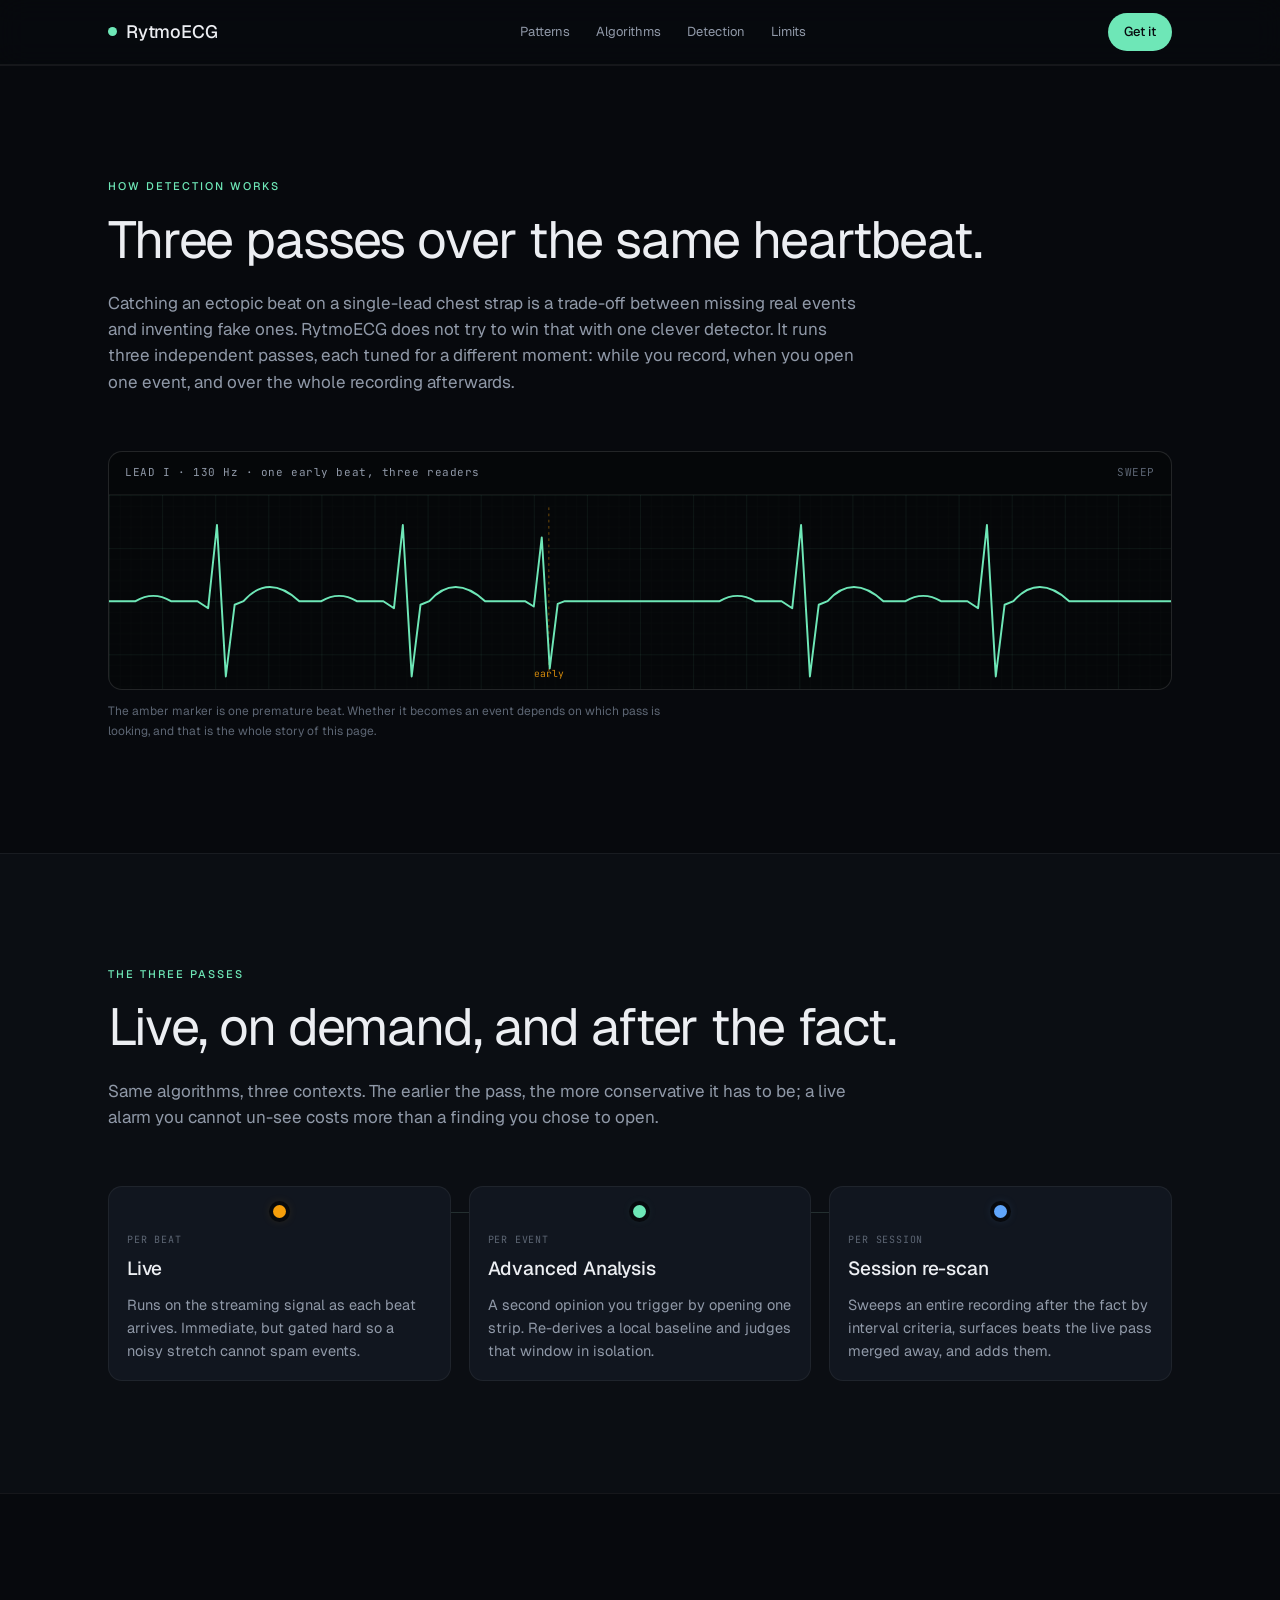
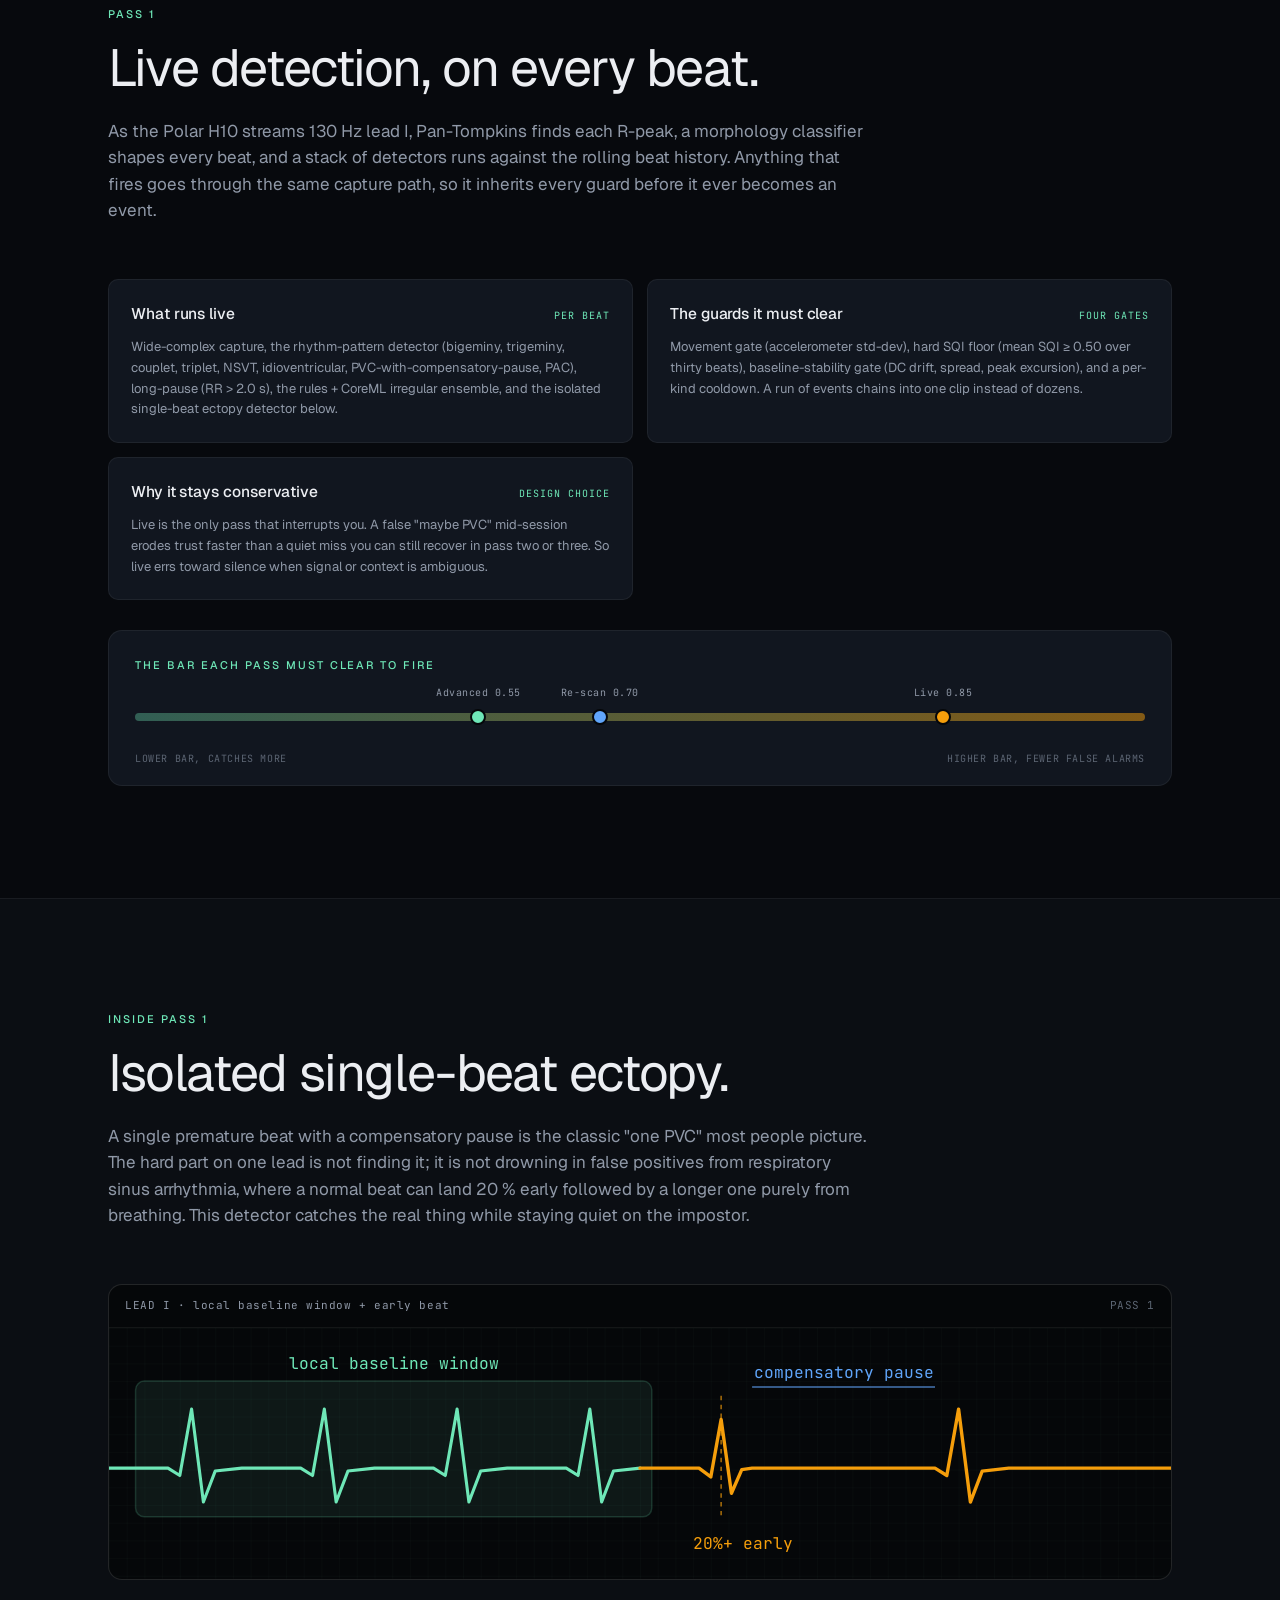
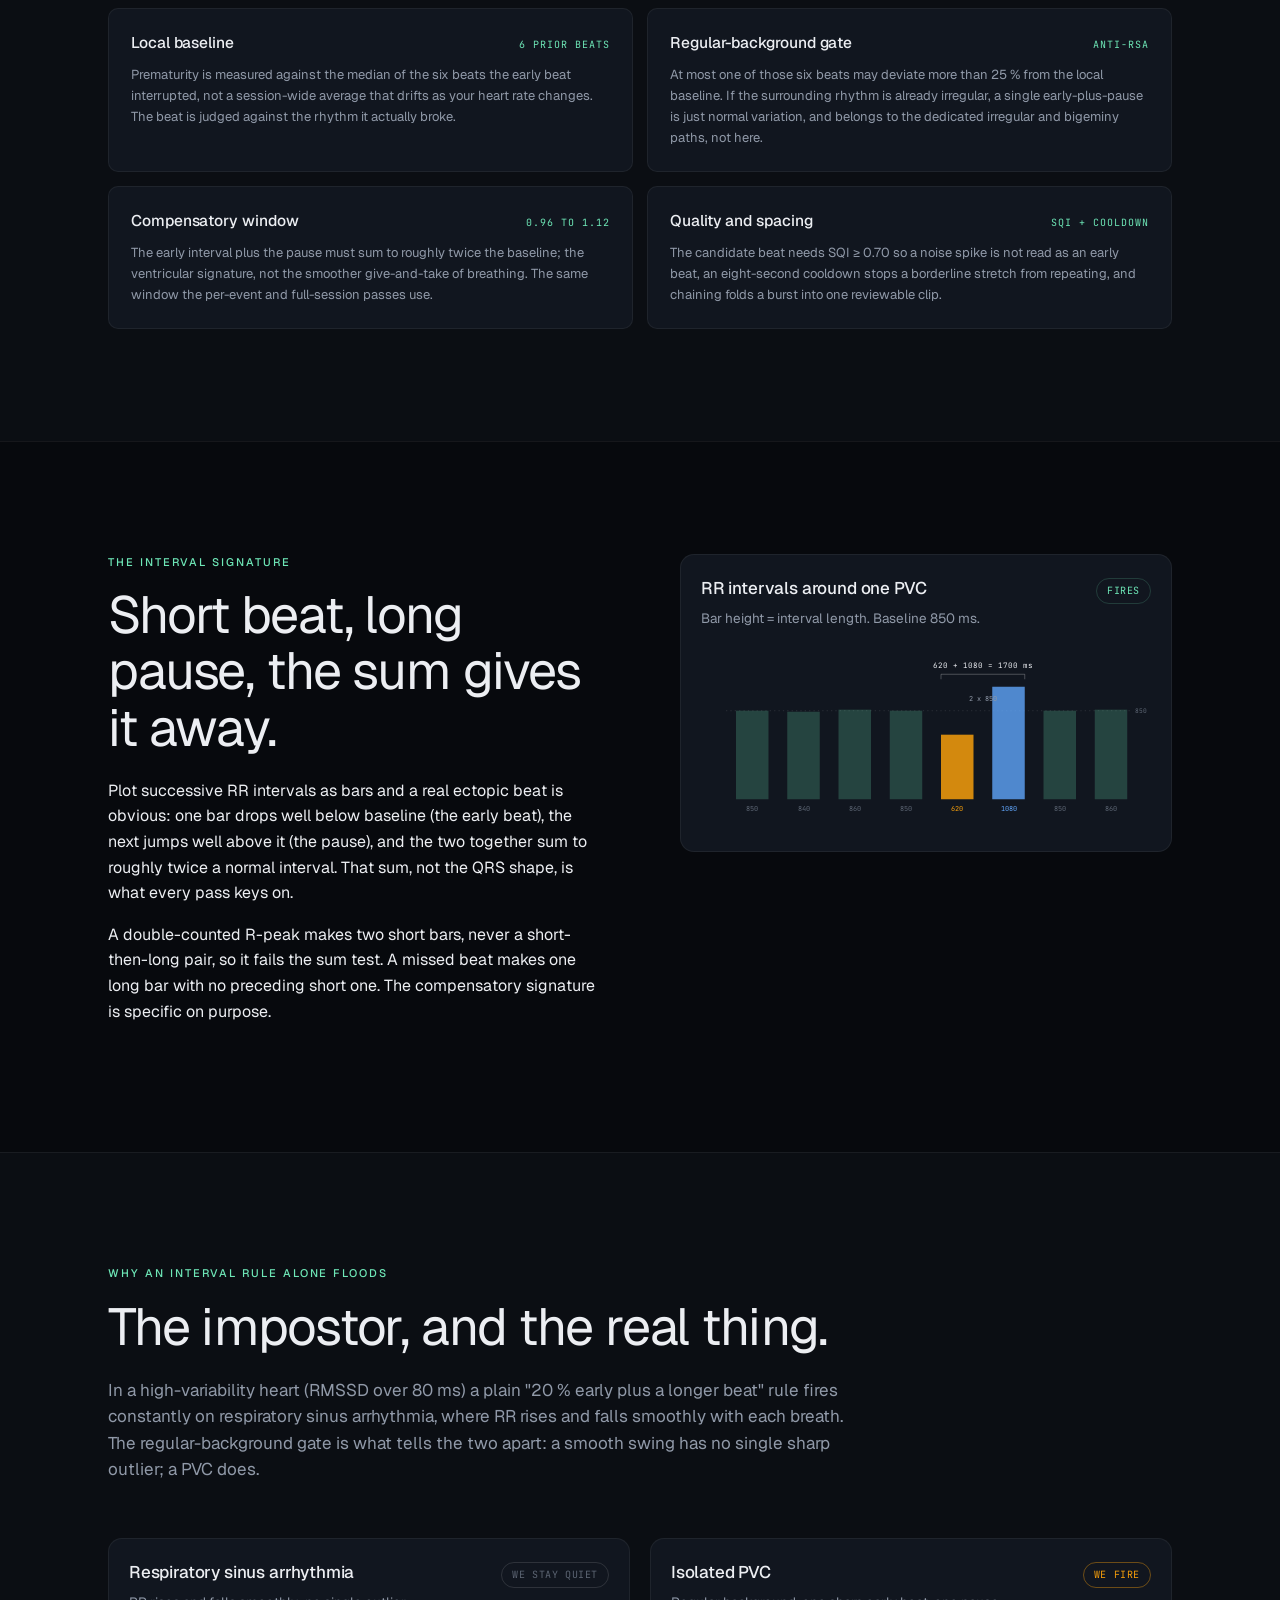
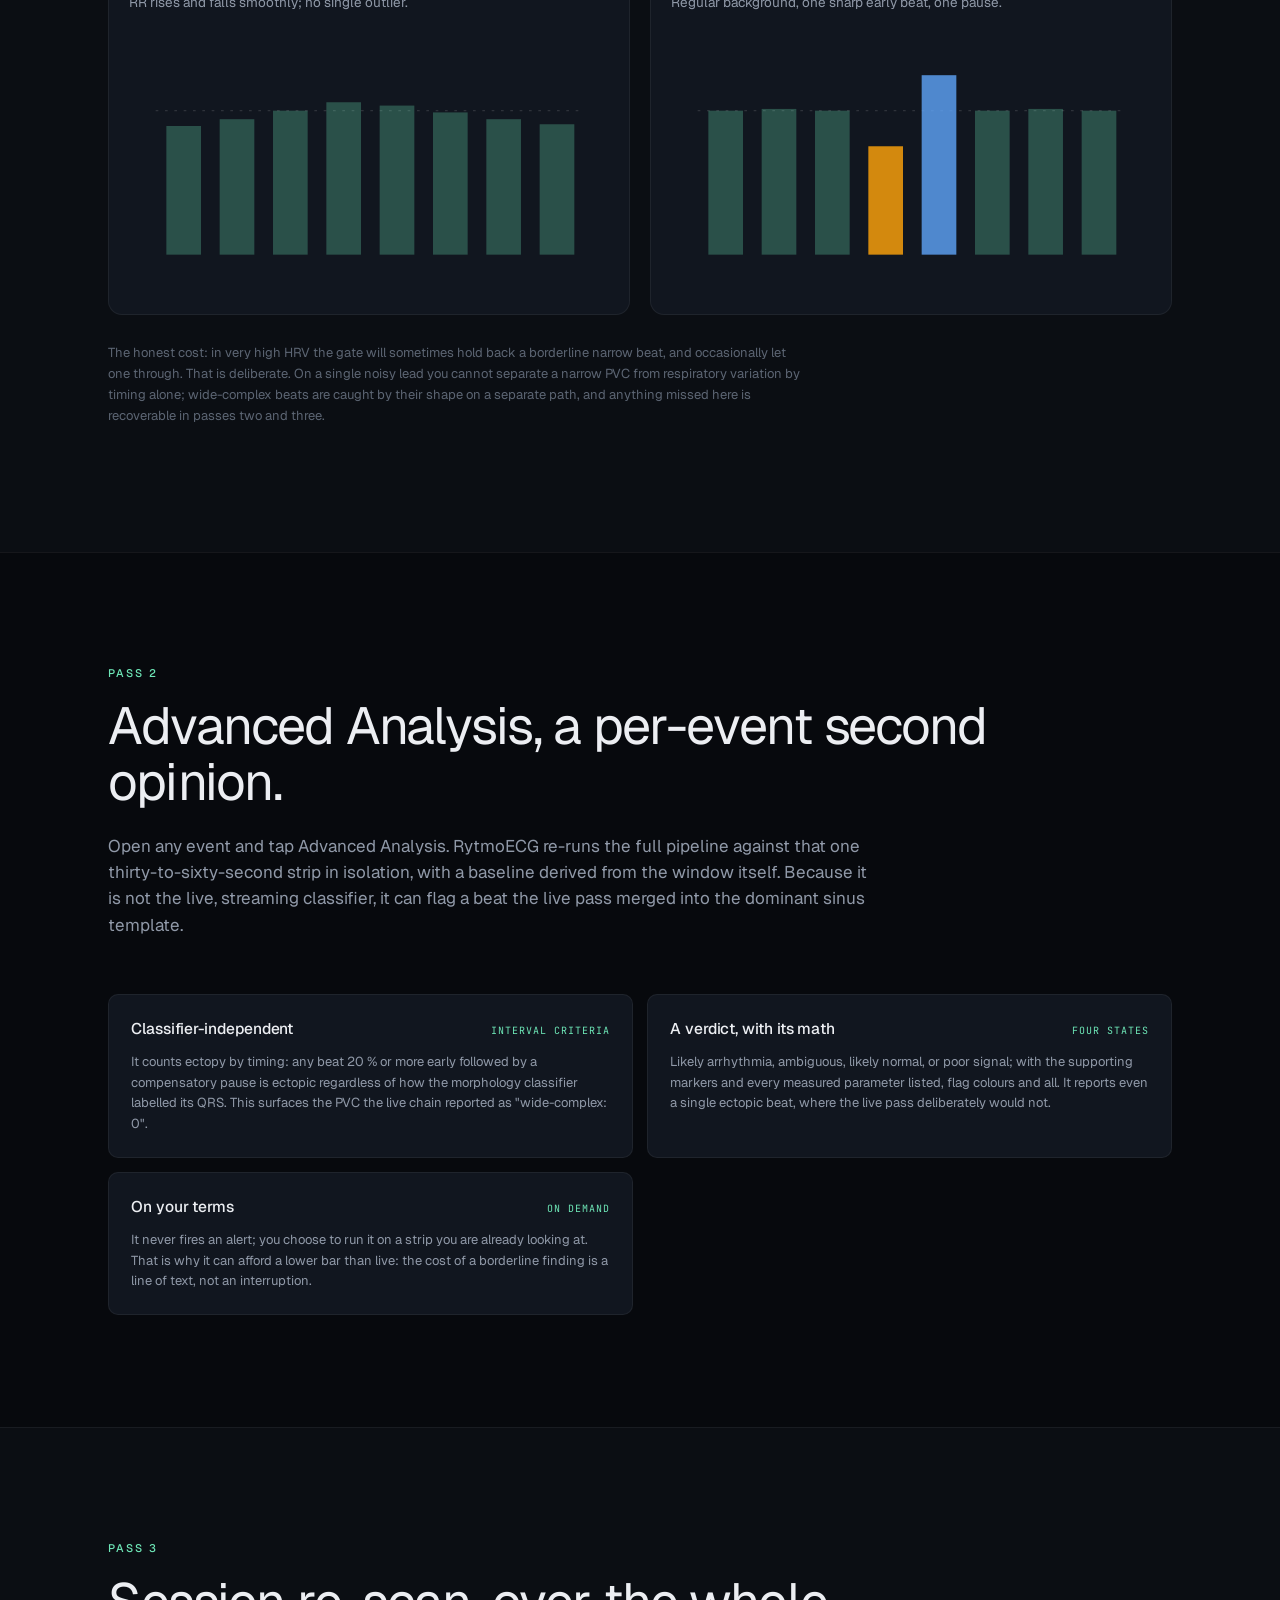
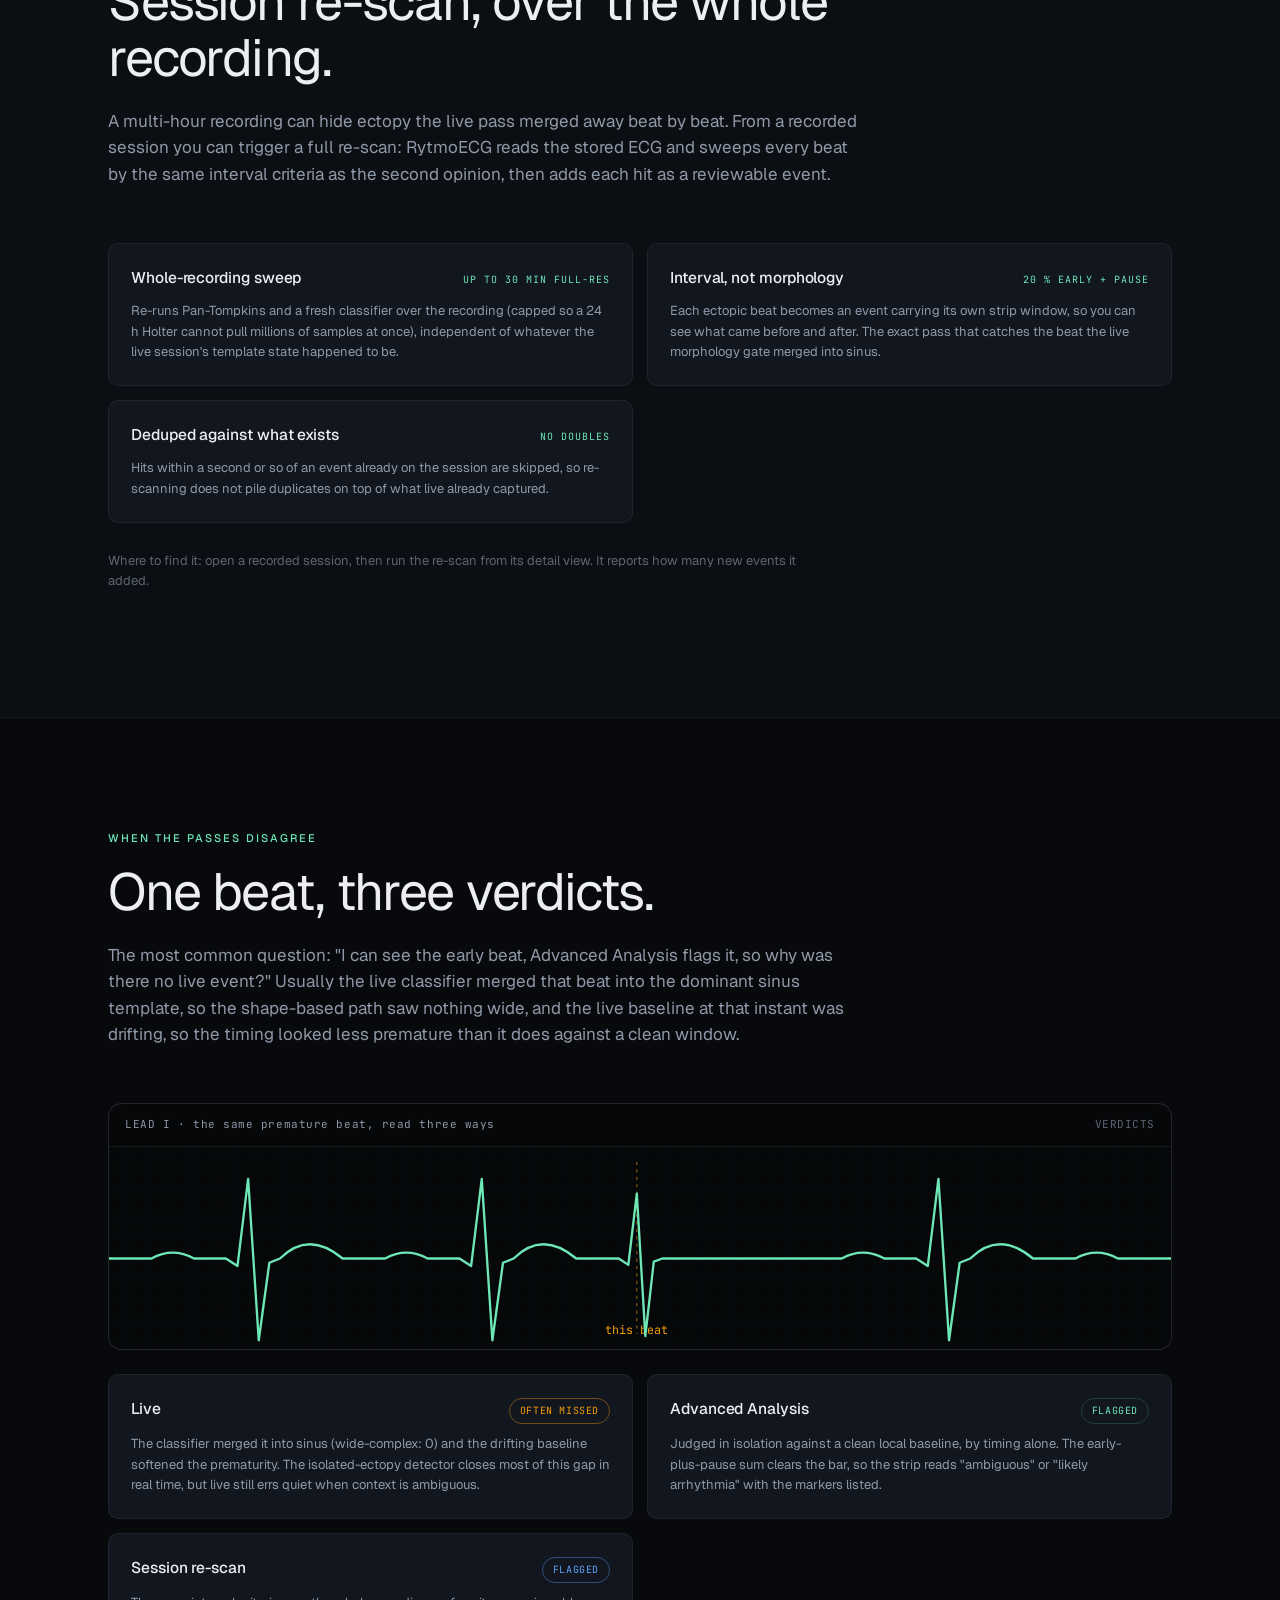
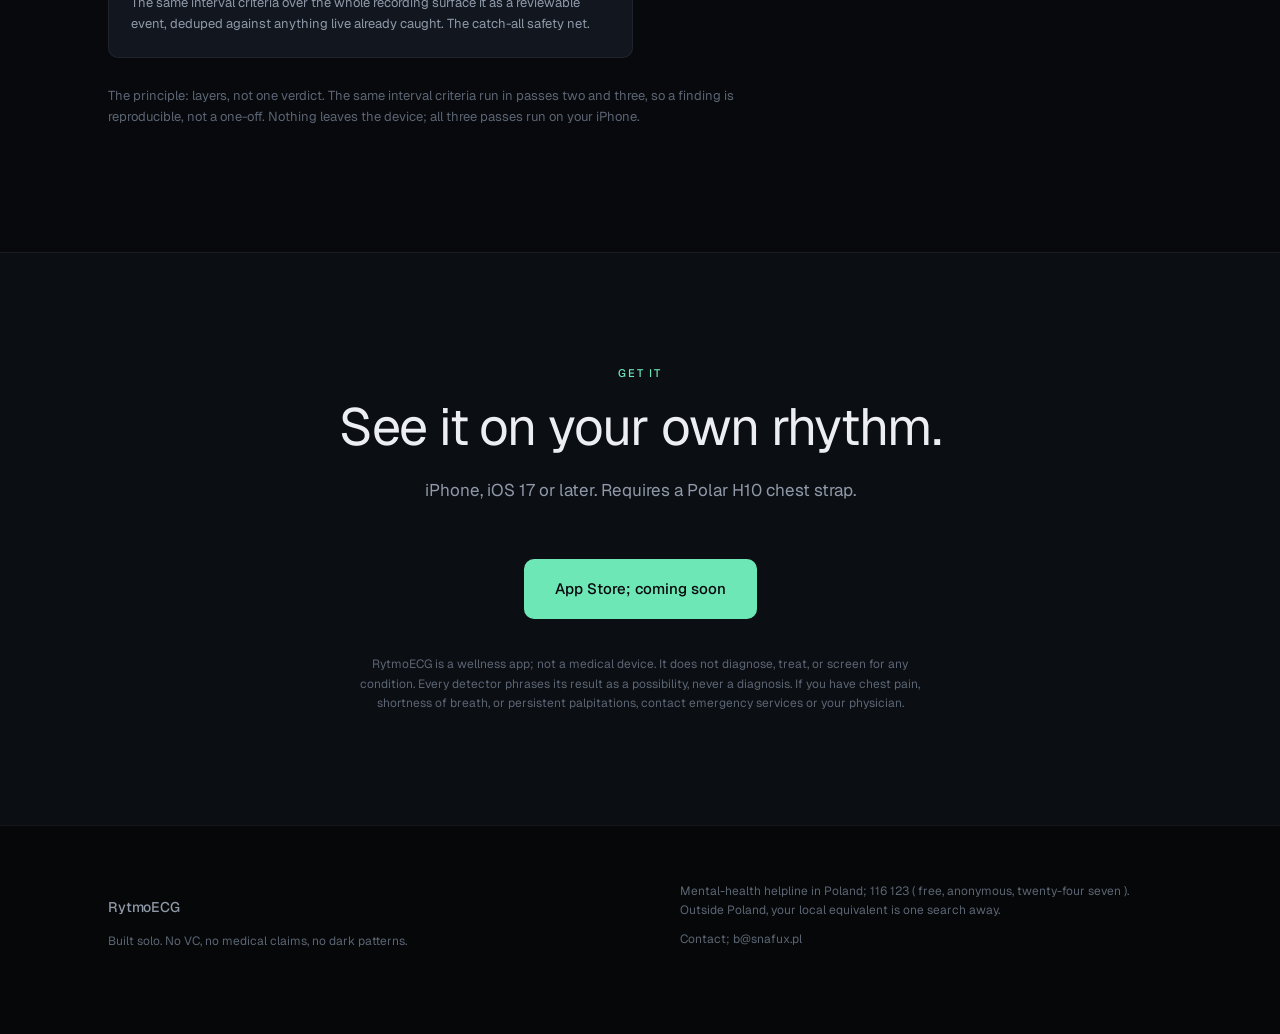
<file: detection.html>
<!doctype html>
<html lang="en">
<head>
<meta charset="utf-8">
<meta name="viewport" content="width=device-width, initial-scale=1">
<title>How RytmoECG detects PVCs, pauses & irregular rhythm — RytmoECG</title>
<meta name="description" content="RytmoECG runs three independent passes over your ECG: a live per-beat detector, an on-demand per-event second opinion, and a full-session re-scan. See how each one decides a beat is worth flagging, and why they sometimes disagree.">
<link rel="canonical" href="https://rytmoecg.com/detection.html">
<meta name="theme-color" content="#07090C">
<meta property="og:type" content="article">
<meta property="og:site_name" content="RytmoECG">
<meta property="og:title" content="How RytmoECG detects PVCs, pauses & irregular rhythm">
<meta property="og:description" content="Three independent passes over your ECG: live per-beat, per-event second opinion, and full-session re-scan. See how each decides something is worth flagging.">
<meta property="og:url" content="https://rytmoecg.com/detection.html">
<meta property="og:image" content="https://rytmoecg.com/og-image.png">
<meta name="twitter:card" content="summary_large_image">
<meta name="twitter:image" content="https://rytmoecg.com/og-image.png">
<link rel="preconnect" href="https://fonts.googleapis.com">
<link rel="preconnect" href="https://fonts.gstatic.com" crossorigin>
<link href="https://fonts.googleapis.com/css2?family=Geist:wght@300;400;500;600&family=JetBrains+Mono:wght@400;500&display=swap" rel="stylesheet">
<link rel="stylesheet" href="styles.css">
</head>
<body>

<!-- =================== NAV =================== -->
<header class="nav">
  <div class="wrap">
    <a href="/" class="brand"><span class="pulse-dot"></span> RytmoECG</a>
    <nav>
      <a href="index.html#detect">Patterns</a>
      <a href="index.html#algorithms">Algorithms</a>
      <a href="detection.html" aria-current="page">Detection</a>
      <a href="index.html#honest">Limits</a>
    </nav>
    <a href="index.html#download" class="cta">Get it</a>
  </div>
</header>

<!-- =================== INTRO + HERO MONITOR =================== -->
<section class="block">
  <div class="wrap">
    <p class="kicker">How detection works</p>
    <h2>Three passes over the same heartbeat.</h2>
    <p class="section-lead">
      Catching an ectopic beat on a single-lead chest strap is a trade-off
      between missing real events and inventing fake ones. RytmoECG does not try
      to win that with one clever detector. It runs three independent passes,
      each tuned for a different moment: while you record, when you open one
      event, and over the whole recording afterwards.
    </p>

    <div class="det-monitor reveal">
      <div class="det-monitor-top">
        <span class="m-label">LEAD I &middot; 130 Hz &middot; one early beat, three readers</span>
        <span class="m-right">SWEEP</span>
      </div>
      <svg class="det-svg" viewBox="0 0 1200 220" preserveAspectRatio="none" role="img" aria-label="ECG strip with one premature beat among normal beats">
        <defs>
          <pattern id="hero-sm" width="12" height="12" patternUnits="userSpaceOnUse">
            <path d="M 12 0 L 0 0 0 12" fill="none" stroke="rgba(110,231,183,0.06)" stroke-width="0.5"/>
          </pattern>
          <pattern id="hero-lg" width="60" height="60" patternUnits="userSpaceOnUse">
            <rect width="60" height="60" fill="url(#hero-sm)"/>
            <path d="M 60 0 L 0 0 0 60" fill="none" stroke="rgba(110,231,183,0.13)" stroke-width="0.9"/>
          </pattern>
        </defs>
        <rect width="1200" height="220" fill="url(#hero-lg)"/>
        <line x1="497" y1="14" x2="497" y2="206" stroke="#F59E0B" stroke-width="1" stroke-dasharray="3 4" opacity="0.5"/>
        <text x="497" y="206" text-anchor="middle" class="chart-num" fill="#F59E0B" font-size="11" opacity="0.85">early</text>
        <path class="det-trace" pathLength="100" fill="none" stroke="#6EE7B7" stroke-width="2.2" stroke-linecap="round" stroke-linejoin="round"
          d="M0,120 L30,120 Q50,108 70,120 L100,120 L112,128 L122,34 L132,205 L142,124 L152,120 Q180,88 215,120
             L240,120 Q260,108 280,120 L310,120 L322,128 L332,34 L342,205 L352,124 L362,120 Q390,88 425,120
             L470,120 L480,126 L489,48 L498,196 L507,123 L515,120
             L690,120 Q710,108 730,120 L760,120 L772,128 L782,34 L792,205 L802,124 L812,120 Q840,88 875,120
             L900,120 Q920,108 940,120 L970,120 L982,128 L992,34 L1002,205 L1012,124 L1022,120 Q1050,88 1085,120 L1200,120"/>
      </svg>
    </div>
    <p class="micro" style="margin-top:12px;color:var(--dim)">
      The amber marker is one premature beat. Whether it becomes an event depends
      on which pass is looking, and that is the whole story of this page.
    </p>
  </div>
</section>

<!-- =================== THE THREE PASSES (RAIL) =================== -->
<section class="block alt">
  <div class="wrap">
    <p class="kicker">The three passes</p>
    <h2>Live, on demand, and after the fact.</h2>
    <p class="section-lead">
      Same algorithms, three contexts. The earlier the pass, the more
      conservative it has to be; a live alarm you cannot un-see costs more than
      a finding you chose to open.
    </p>

    <div class="passes-rail reveal">
      <div class="pass-node warm">
        <div class="pn-dot"></div>
        <div class="pn-scale">per beat</div>
        <h3>Live</h3>
        <p>Runs on the streaming signal as each beat arrives. Immediate, but gated hard so a noisy stretch cannot spam events.</p>
      </div>
      <div class="pass-node">
        <div class="pn-dot"></div>
        <div class="pn-scale">per event</div>
        <h3>Advanced Analysis</h3>
        <p>A second opinion you trigger by opening one strip. Re-derives a local baseline and judges that window in isolation.</p>
      </div>
      <div class="pass-node cool">
        <div class="pn-dot"></div>
        <div class="pn-scale">per session</div>
        <h3>Session re-scan</h3>
        <p>Sweeps an entire recording after the fact by interval criteria, surfaces beats the live pass merged away, and adds them.</p>
      </div>
    </div>
  </div>
</section>

<!-- =================== PASS 1: LIVE + THRESHOLD GAUGE =================== -->
<section class="block">
  <div class="wrap">
    <p class="kicker">Pass 1</p>
    <h2>Live detection, on every beat.</h2>
    <p class="section-lead">
      As the Polar H10 streams 130 Hz lead I, Pan-Tompkins finds each R-peak,
      a morphology classifier shapes every beat, and a stack of detectors runs
      against the rolling beat history. Anything that fires goes through the same
      capture path, so it inherits every guard before it ever becomes an event.
    </p>

    <div class="algos reveal">
      <article class="algo">
        <header><h3>What runs live</h3><span class="unit">per beat</span></header>
        <p>Wide-complex capture, the rhythm-pattern detector (bigeminy, trigeminy, couplet, triplet, NSVT, idioventricular, PVC-with-compensatory-pause, PAC), long-pause (RR &gt; 2.0 s), the rules + CoreML irregular ensemble, and the isolated single-beat ectopy detector below.</p>
      </article>
      <article class="algo">
        <header><h3>The guards it must clear</h3><span class="unit">four gates</span></header>
        <p>Movement gate (accelerometer std-dev), hard SQI floor (mean SQI &ge; 0.50 over thirty beats), baseline-stability gate (DC drift, spread, peak excursion), and a per-kind cooldown. A run of events chains into one clip instead of dozens.</p>
      </article>
      <article class="algo">
        <header><h3>Why it stays conservative</h3><span class="unit">design choice</span></header>
        <p>Live is the only pass that interrupts you. A false "maybe PVC" mid-session erodes trust faster than a quiet miss you can still recover in pass two or three. So live errs toward silence when signal or context is ambiguous.</p>
      </article>
    </div>

    <div class="gauge reveal">
      <p class="kicker" style="margin-bottom:0">The bar each pass must clear to fire</p>
      <div class="gauge-track">
        <span class="gauge-mark" data-label="Advanced 0.55" style="left:34%;background:#6EE7B7"></span>
        <span class="gauge-mark" data-label="Re-scan 0.70" style="left:46%;background:#60A5FA"></span>
        <span class="gauge-mark" data-label="Live 0.85" style="left:80%;background:#F59E0B"></span>
      </div>
      <div class="gauge-ends"><span>lower bar, catches more</span><span>higher bar, fewer false alarms</span></div>
    </div>
  </div>
</section>

<!-- =================== ISOLATED ECTOPY + CHARTS =================== -->
<section class="block alt">
  <div class="wrap">
    <p class="kicker">Inside pass 1</p>
    <h2>Isolated single-beat ectopy.</h2>
    <p class="section-lead">
      A single premature beat with a compensatory pause is the classic "one PVC"
      most people picture. The hard part on one lead is not finding it; it is not
      drowning in false positives from respiratory sinus arrhythmia, where a
      normal beat can land 20 % early followed by a longer one purely from
      breathing. This detector catches the real thing while staying quiet on the
      impostor.
    </p>

    <div class="det-monitor reveal">
      <div class="det-monitor-top">
        <span class="m-label">LEAD I &middot; local baseline window + early beat</span>
        <span class="m-right">PASS 1</span>
      </div>
      <svg class="det-svg" viewBox="0 0 720 170" preserveAspectRatio="none" role="img" aria-label="Premature beat measured against the six beats it interrupted">
        <defs>
          <pattern id="ect-sm" width="12" height="12" patternUnits="userSpaceOnUse">
            <path d="M 12 0 L 0 0 0 12" fill="none" stroke="rgba(110,231,183,0.06)" stroke-width="0.5"/>
          </pattern>
        </defs>
        <rect width="720" height="170" fill="url(#ect-sm)"/>
        <rect x="18" y="36" width="350" height="92" rx="6" fill="rgba(110,231,183,0.08)" stroke="rgba(110,231,183,0.18)"/>
        <text x="193" y="28" text-anchor="middle" class="chart-num" fill="#6EE7B7" font-size="11">local baseline window</text>
        <path fill="none" stroke="#6EE7B7" stroke-width="2.1" stroke-linecap="round" stroke-linejoin="round"
          d="M0,95 L40,95 L48,100 L56,55 L64,118 L72,97 L90,95
             L130,95 L138,100 L146,55 L154,118 L162,97 L180,95
             L220,95 L228,100 L236,55 L244,118 L252,97 L270,95
             L310,95 L318,100 L326,55 L334,118 L342,97 L360,95"/>
        <path fill="none" stroke="#F59E0B" stroke-width="2.3" stroke-linecap="round" stroke-linejoin="round"
          d="M360,95 L400,95 L408,101 L415,62 L422,112 L429,96 L436,95
             L560,95 L568,100 L576,55 L584,118 L592,97 L610,95 L720,95"/>
        <line x1="415" y1="46" x2="415" y2="130" stroke="#F59E0B" stroke-width="1" stroke-dasharray="3 3" opacity="0.7"/>
        <text x="430" y="150" text-anchor="middle" class="chart-num" fill="#F59E0B" font-size="11">20%+ early</text>
        <line x1="436" y1="40" x2="560" y2="40" stroke="#60A5FA" stroke-width="1" opacity="0.7"/>
        <text x="498" y="34" text-anchor="middle" class="chart-num" fill="#60A5FA" font-size="11">compensatory pause</text>
      </svg>
    </div>

    <div class="algos reveal" style="margin-top:28px">
      <article class="algo">
        <header><h3>Local baseline</h3><span class="unit">6 prior beats</span></header>
        <p>Prematurity is measured against the median of the six beats the early beat interrupted, not a session-wide average that drifts as your heart rate changes. The beat is judged against the rhythm it actually broke.</p>
      </article>
      <article class="algo">
        <header><h3>Regular-background gate</h3><span class="unit">anti-RSA</span></header>
        <p>At most one of those six beats may deviate more than 25 % from the local baseline. If the surrounding rhythm is already irregular, a single early-plus-pause is just normal variation, and belongs to the dedicated irregular and bigeminy paths, not here.</p>
      </article>
      <article class="algo">
        <header><h3>Compensatory window</h3><span class="unit">0.96 to 1.12</span></header>
        <p>The early interval plus the pause must sum to roughly twice the baseline; the ventricular signature, not the smoother give-and-take of breathing. The same window the per-event and full-session passes use.</p>
      </article>
      <article class="algo">
        <header><h3>Quality and spacing</h3><span class="unit">SQI + cooldown</span></header>
        <p>The candidate beat needs SQI &ge; 0.70 so a noise spike is not read as an early beat, an eight-second cooldown stops a borderline stretch from repeating, and chaining folds a burst into one reviewable clip.</p>
      </article>
    </div>
  </div>
</section>

<!-- =================== COMPENSATORY PAUSE CHART =================== -->
<section class="block">
  <div class="wrap two-col">
    <div>
      <p class="kicker">The interval signature</p>
      <h2>Short beat, long pause, the sum gives it away.</h2>
      <p>
        Plot successive RR intervals as bars and a real ectopic beat is obvious:
        one bar drops well below baseline (the early beat), the next jumps well
        above it (the pause), and the two together sum to roughly twice a normal
        interval. That sum, not the QRS shape, is what every pass keys on.
      </p>
      <p>
        A double-counted R-peak makes two short bars, never a short-then-long
        pair, so it fails the sum test. A missed beat makes one long bar with no
        preceding short one. The compensatory signature is specific on purpose.
      </p>
    </div>
    <figure class="chart-card reveal" style="margin:0">
      <div class="cc-head"><h3>RR intervals around one PVC</h3><span class="verdict-pill good">fires</span></div>
      <p class="cc-sub">Bar height = interval length. Baseline 850 ms.</p>
      <svg viewBox="0 0 720 300" class="det-svg" role="img" aria-label="Bar chart of RR intervals; one short early beat then one long compensatory pause">
        <line x1="40" y1="108.3" x2="690" y2="108.3" stroke="rgba(255,255,255,0.16)" stroke-dasharray="2 5"/>
        <text x="694" y="112" class="chart-num" fill="#5C6573" font-size="10">850</text>
        <!-- bars -->
        <rect x="56"  y="108.3" width="52" height="141.7" fill="#6EE7B7" fill-opacity="0.22"/>
        <rect x="138" y="110.0" width="52" height="140.0" fill="#6EE7B7" fill-opacity="0.22"/>
        <rect x="220" y="106.7" width="52" height="143.3" fill="#6EE7B7" fill-opacity="0.22"/>
        <rect x="302" y="108.3" width="52" height="141.7" fill="#6EE7B7" fill-opacity="0.22"/>
        <rect x="384" y="146.7" width="52" height="103.3" fill="#F59E0B" fill-opacity="0.85"/>
        <rect x="466" y="70.0"  width="52" height="180.0" fill="#60A5FA" fill-opacity="0.8"/>
        <rect x="548" y="108.3" width="52" height="141.7" fill="#6EE7B7" fill-opacity="0.22"/>
        <rect x="630" y="106.7" width="52" height="143.3" fill="#6EE7B7" fill-opacity="0.22"/>
        <!-- value labels -->
        <g class="chart-num" font-size="11" text-anchor="middle" fill="#5C6573">
          <text x="82"  y="268">850</text>
          <text x="164" y="268">840</text>
          <text x="246" y="268">860</text>
          <text x="328" y="268">850</text>
          <text x="410" y="268" fill="#F59E0B">620</text>
          <text x="492" y="268" fill="#60A5FA">1080</text>
          <text x="574" y="268">850</text>
          <text x="656" y="268">860</text>
        </g>
        <!-- sum bracket -->
        <line x1="384" y1="50" x2="518" y2="50" stroke="rgba(255,255,255,0.4)" stroke-width="1"/>
        <line x1="384" y1="50" x2="384" y2="58" stroke="rgba(255,255,255,0.4)" stroke-width="1"/>
        <line x1="518" y1="50" x2="518" y2="58" stroke="rgba(255,255,255,0.4)" stroke-width="1"/>
        <text x="451" y="40" text-anchor="middle" class="chart-num" fill="#ECEEF2" font-size="12">620 + 1080 = 1700 ms</text>
        <text x="451" y="92" text-anchor="middle" class="chart-num" fill="#9099A8" font-size="11">2 x 850</text>
      </svg>
    </figure>
  </div>
</section>

<!-- =================== RSA vs PVC TWIN CHARTS =================== -->
<section class="block alt">
  <div class="wrap">
    <p class="kicker">Why an interval rule alone floods</p>
    <h2>The impostor, and the real thing.</h2>
    <p class="section-lead">
      In a high-variability heart (RMSSD over 80 ms) a plain "20 % early plus a
      longer beat" rule fires constantly on respiratory sinus arrhythmia, where
      RR rises and falls smoothly with each breath. The regular-background gate
      is what tells the two apart: a smooth swing has no single sharp outlier; a
      PVC does.
    </p>

    <div class="twin-charts">
      <figure class="chart-card reveal" style="margin:0">
        <div class="cc-head"><h3>Respiratory sinus arrhythmia</h3><span class="verdict-pill quiet">we stay quiet</span></div>
        <p class="cc-sub">RR rises and falls smoothly; no single outlier.</p>
        <svg viewBox="0 0 360 200" class="det-svg" role="img" aria-label="RR intervals forming a smooth respiratory wave">
          <line x1="20" y1="62" x2="340" y2="62" stroke="rgba(255,255,255,0.12)" stroke-dasharray="2 5"/>
          <rect x="28"  y="73.5" width="26" height="96.5"  fill="#6EE7B7" fill-opacity="0.28"/>
          <rect x="68"  y="68.4" width="26" height="101.6" fill="#6EE7B7" fill-opacity="0.28"/>
          <rect x="108" y="62.0" width="26" height="108.0" fill="#6EE7B7" fill-opacity="0.28"/>
          <rect x="148" y="55.7" width="26" height="114.3" fill="#6EE7B7" fill-opacity="0.28"/>
          <rect x="188" y="58.2" width="26" height="111.8" fill="#6EE7B7" fill-opacity="0.28"/>
          <rect x="228" y="63.3" width="26" height="106.7" fill="#6EE7B7" fill-opacity="0.28"/>
          <rect x="268" y="68.4" width="26" height="101.6" fill="#6EE7B7" fill-opacity="0.28"/>
          <rect x="308" y="72.2" width="26" height="97.8"  fill="#6EE7B7" fill-opacity="0.28"/>
        </svg>
      </figure>
      <figure class="chart-card reveal" style="margin:0">
        <div class="cc-head"><h3>Isolated PVC</h3><span class="verdict-pill fire">we fire</span></div>
        <p class="cc-sub">Regular background, one sharp early beat, one pause.</p>
        <svg viewBox="0 0 360 200" class="det-svg" role="img" aria-label="RR intervals regular except one short beat and one long pause">
          <line x1="20" y1="62" x2="340" y2="62" stroke="rgba(255,255,255,0.12)" stroke-dasharray="2 5"/>
          <rect x="28"  y="62.0"  width="26" height="108.0" fill="#6EE7B7" fill-opacity="0.28"/>
          <rect x="68"  y="60.7"  width="26" height="109.3" fill="#6EE7B7" fill-opacity="0.28"/>
          <rect x="108" y="62.0"  width="26" height="108.0" fill="#6EE7B7" fill-opacity="0.28"/>
          <rect x="148" y="88.7"  width="26" height="81.3"  fill="#F59E0B" fill-opacity="0.85"/>
          <rect x="188" y="35.4"  width="26" height="134.6" fill="#60A5FA" fill-opacity="0.8"/>
          <rect x="228" y="62.0"  width="26" height="108.0" fill="#6EE7B7" fill-opacity="0.28"/>
          <rect x="268" y="60.7"  width="26" height="109.3" fill="#6EE7B7" fill-opacity="0.28"/>
          <rect x="308" y="62.0"  width="26" height="108.0" fill="#6EE7B7" fill-opacity="0.28"/>
        </svg>
      </figure>
    </div>
    <p class="footnote">
      The honest cost: in very high HRV the gate will sometimes hold back a
      borderline narrow beat, and occasionally let one through. That is
      deliberate. On a single noisy lead you cannot separate a narrow PVC from
      respiratory variation by timing alone; wide-complex beats are caught by
      their shape on a separate path, and anything missed here is recoverable in
      passes two and three.
    </p>
  </div>
</section>

<!-- =================== PASS 2: ADVANCED ANALYSIS =================== -->
<section class="block">
  <div class="wrap">
    <p class="kicker">Pass 2</p>
    <h2>Advanced Analysis, a per-event second opinion.</h2>
    <p class="section-lead">
      Open any event and tap Advanced Analysis. RytmoECG re-runs the full pipeline
      against that one thirty-to-sixty-second strip in isolation, with a baseline
      derived from the window itself. Because it is not the live, streaming
      classifier, it can flag a beat the live pass merged into the dominant sinus
      template.
    </p>

    <div class="algos reveal">
      <article class="algo">
        <header><h3>Classifier-independent</h3><span class="unit">interval criteria</span></header>
        <p>It counts ectopy by timing: any beat 20 % or more early followed by a compensatory pause is ectopic regardless of how the morphology classifier labelled its QRS. This surfaces the PVC the live chain reported as "wide-complex: 0".</p>
      </article>
      <article class="algo">
        <header><h3>A verdict, with its math</h3><span class="unit">four states</span></header>
        <p>Likely arrhythmia, ambiguous, likely normal, or poor signal; with the supporting markers and every measured parameter listed, flag colours and all. It reports even a single ectopic beat, where the live pass deliberately would not.</p>
      </article>
      <article class="algo">
        <header><h3>On your terms</h3><span class="unit">on demand</span></header>
        <p>It never fires an alert; you choose to run it on a strip you are already looking at. That is why it can afford a lower bar than live: the cost of a borderline finding is a line of text, not an interruption.</p>
      </article>
    </div>
  </div>
</section>

<!-- =================== PASS 3: SESSION RE-SCAN =================== -->
<section class="block alt">
  <div class="wrap">
    <p class="kicker">Pass 3</p>
    <h2>Session re-scan, over the whole recording.</h2>
    <p class="section-lead">
      A multi-hour recording can hide ectopy the live pass merged away beat by
      beat. From a recorded session you can trigger a full re-scan: RytmoECG reads
      the stored ECG and sweeps every beat by the same interval criteria as the
      second opinion, then adds each hit as a reviewable event.
    </p>

    <div class="algos reveal">
      <article class="algo">
        <header><h3>Whole-recording sweep</h3><span class="unit">up to 30 min full-res</span></header>
        <p>Re-runs Pan-Tompkins and a fresh classifier over the recording (capped so a 24 h Holter cannot pull millions of samples at once), independent of whatever the live session's template state happened to be.</p>
      </article>
      <article class="algo">
        <header><h3>Interval, not morphology</h3><span class="unit">20 % early + pause</span></header>
        <p>Each ectopic beat becomes an event carrying its own strip window, so you can see what came before and after. The exact pass that catches the beat the live morphology gate merged into sinus.</p>
      </article>
      <article class="algo">
        <header><h3>Deduped against what exists</h3><span class="unit">no doubles</span></header>
        <p>Hits within a second or so of an event already on the session are skipped, so re-scanning does not pile duplicates on top of what live already captured.</p>
      </article>
    </div>

    <p class="footnote">
      Where to find it: open a recorded session, then run the re-scan from its
      detail view. It reports how many new events it added.
    </p>
  </div>
</section>

<!-- =================== ONE BEAT, THREE VERDICTS =================== -->
<section class="block">
  <div class="wrap">
    <p class="kicker">When the passes disagree</p>
    <h2>One beat, three verdicts.</h2>
    <p class="section-lead">
      The most common question: "I can see the early beat, Advanced Analysis
      flags it, so why was there no live event?" Usually the live classifier
      merged that beat into the dominant sinus template, so the shape-based path
      saw nothing wide, and the live baseline at that instant was drifting, so
      the timing looked less premature than it does against a clean window.
    </p>

    <div class="det-monitor reveal">
      <div class="det-monitor-top">
        <span class="m-label">LEAD I &middot; the same premature beat, read three ways</span>
        <span class="m-right">VERDICTS</span>
      </div>
      <svg class="det-svg" viewBox="0 0 1000 190" preserveAspectRatio="none" role="img" aria-label="One premature beat marked on an ECG strip">
        <defs>
          <pattern id="ver-sm" width="12" height="12" patternUnits="userSpaceOnUse">
            <path d="M 12 0 L 0 0 0 12" fill="none" stroke="rgba(110,231,183,0.06)" stroke-width="0.5"/>
          </pattern>
        </defs>
        <rect width="1000" height="190" fill="url(#ver-sm)"/>
        <line x1="497" y1="14" x2="497" y2="176" stroke="#F59E0B" stroke-width="1" stroke-dasharray="3 4" opacity="0.6"/>
        <text x="497" y="176" text-anchor="middle" class="chart-num" fill="#F59E0B" font-size="11">this beat</text>
        <path class="det-trace" pathLength="100" fill="none" stroke="#6EE7B7" stroke-width="2.2" stroke-linecap="round" stroke-linejoin="round"
          d="M0,105 L40,105 Q60,94 80,105 L110,105 L121,112 L131,30 L141,182 L151,109 L161,105 Q188,78 220,105
             L260,105 Q280,94 300,105 L330,105 L341,112 L351,30 L361,182 L371,109 L381,105 Q408,78 440,105
             L480,105 L489,111 L497,44 L505,178 L513,108 L521,105
             L690,105 Q710,94 730,105 L760,105 L771,112 L781,30 L791,182 L801,109 L811,105 Q838,78 870,105
             L910,105 Q930,94 950,105 L1000,105"/>
      </svg>
    </div>

    <div class="algos reveal" style="margin-top:24px">
      <article class="algo">
        <header><h3>Live</h3><span class="verdict-pill fire">often missed</span></header>
        <p>The classifier merged it into sinus (wide-complex: 0) and the drifting baseline softened the prematurity. The isolated-ectopy detector closes most of this gap in real time, but live still errs quiet when context is ambiguous.</p>
      </article>
      <article class="algo">
        <header><h3>Advanced Analysis</h3><span class="verdict-pill good">flagged</span></header>
        <p>Judged in isolation against a clean local baseline, by timing alone. The early-plus-pause sum clears the bar, so the strip reads "ambiguous" or "likely arrhythmia" with the markers listed.</p>
      </article>
      <article class="algo">
        <header><h3>Session re-scan</h3><span class="verdict-pill cool">flagged</span></header>
        <p>The same interval criteria over the whole recording surface it as a reviewable event, deduped against anything live already caught. The catch-all safety net.</p>
      </article>
    </div>

    <p class="footnote">
      The principle: layers, not one verdict. The same interval criteria run in
      passes two and three, so a finding is reproducible, not a one-off. Nothing
      leaves the device; all three passes run on your iPhone.
    </p>
  </div>
</section>

<!-- =================== DOWNLOAD =================== -->
<section id="download" class="block alt download">
  <div class="wrap center">
    <p class="kicker">Get it</p>
    <h2>See it on your own rhythm.</h2>
    <p class="section-lead">
      iPhone, iOS 17 or later. Requires a Polar H10 chest strap.
    </p>
    <a class="btn primary big" href="index.html#download">App Store; coming soon</a>
    <p class="micro">
      RytmoECG is a wellness app; not a medical device. It does not diagnose,
      treat, or screen for any condition. Every detector phrases its result as a
      possibility, never a diagnosis. If you have chest pain, shortness of breath,
      or persistent palpitations, contact emergency services or your physician.
    </p>
  </div>
</section>

<footer>
  <div class="wrap two-col">
    <div>
      <p class="brand small">RytmoECG</p>
      <p class="micro">Built solo. No VC, no medical claims, no dark patterns.</p>
    </div>
    <div>
      <p class="micro">
        Mental-health helpline in Poland; 116 123 ( free, anonymous, twenty-four
        seven ). Outside Poland, your local equivalent is one search away.
      </p>
      <p class="micro">Contact; b@snafux.pl</p>
    </div>
  </div>
</footer>

<script src="detection.js"></script>
</body>
</html>
</file>
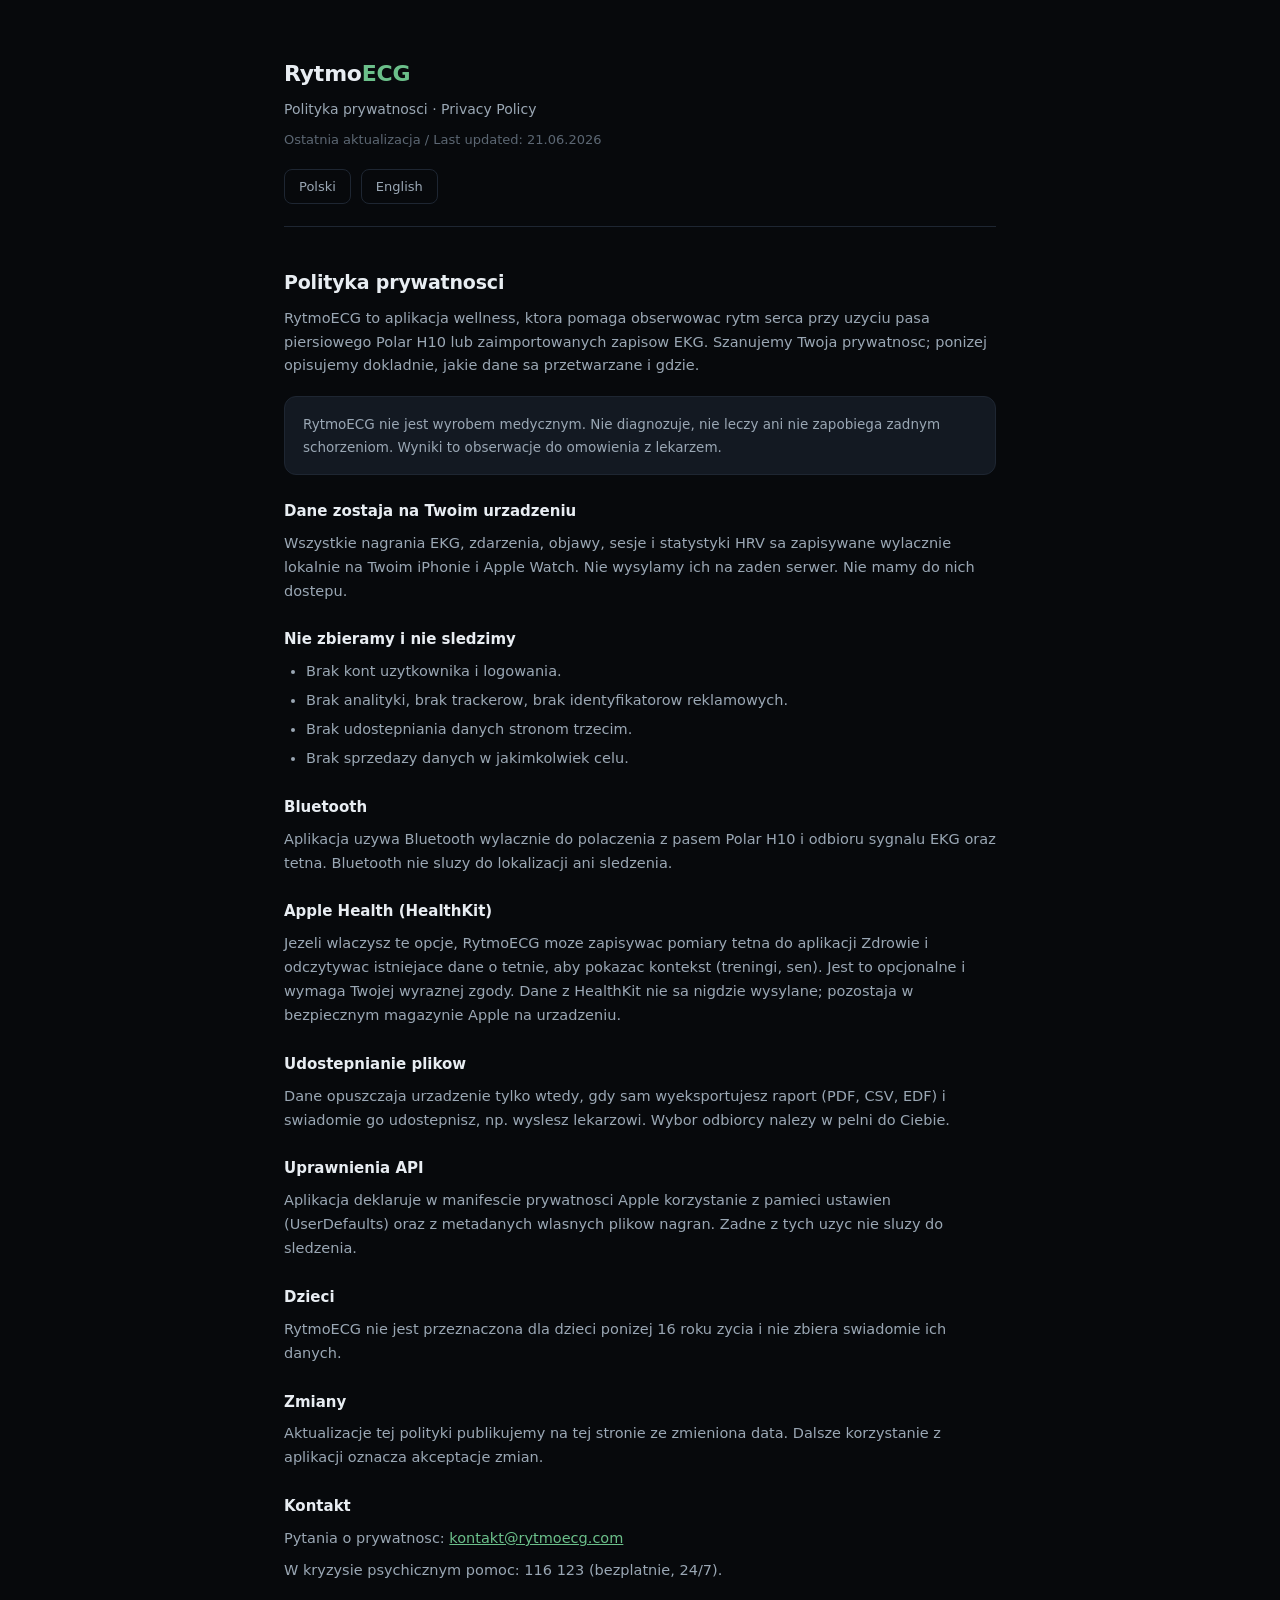
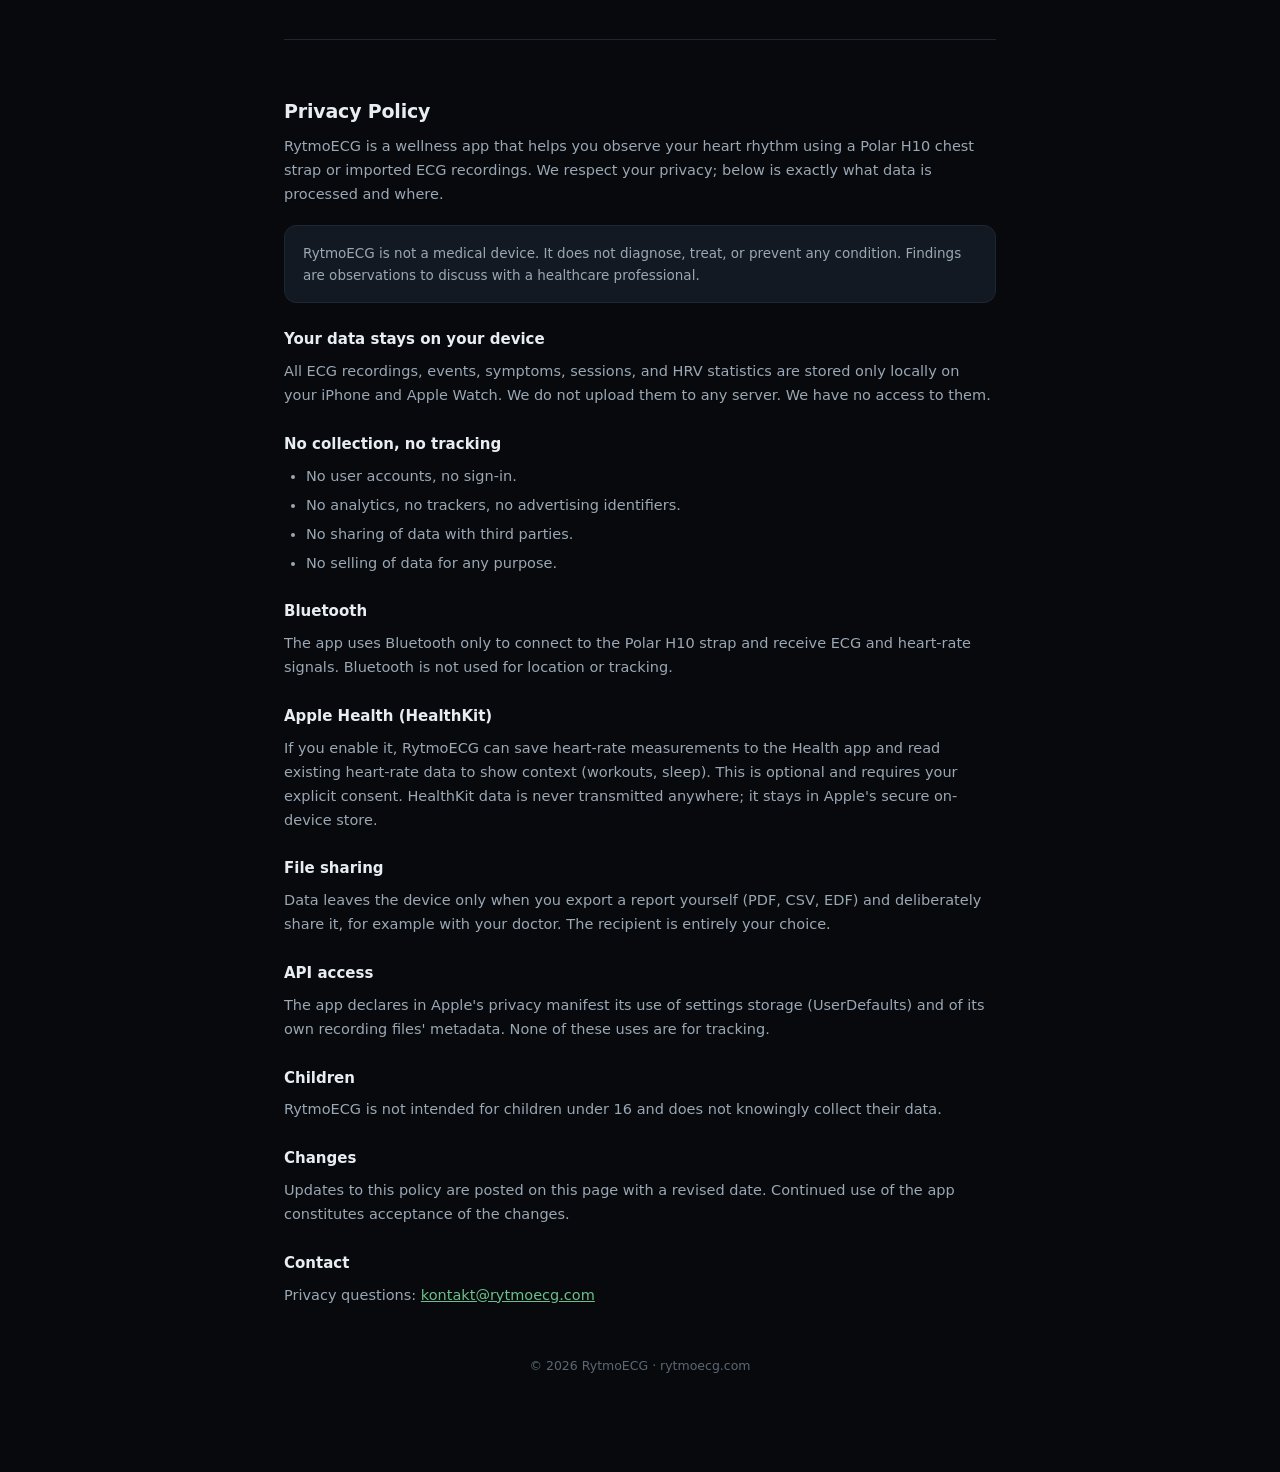
<file: privacy.html>
<!DOCTYPE html>
<html lang="pl">
<head>
<meta charset="UTF-8">
<meta name="viewport" content="width=device-width, initial-scale=1.0">
<title>Privacy Policy — RytmoECG</title>
<meta name="description" content="RytmoECG privacy policy. Your ECG data stays on your iPhone; there is no cloud server and nothing is uploaded unless you choose to export it.">
<link rel="canonical" href="https://rytmoecg.com/privacy.html">
<meta name="theme-color" content="#07090C">
<meta property="og:title" content="Privacy Policy — RytmoECG">
<meta property="og:description" content="Your ECG data stays on your iPhone. No cloud, no upload unless you export it yourself.">
<meta property="og:url" content="https://rytmoecg.com/privacy.html">
<meta name="robots" content="index, follow">
<style>
  :root{
    --bg:#07090C; --surface:#0E1218; --card:#131922;
    --ink:#E8EDF2; --mute:#9AA7B4; --dim:#5C6773; --line:#1E2632;
    --glow:#6BBF8A; --amber:#F59E0B;
  }
  *{box-sizing:border-box;margin:0;padding:0}
  body{background:var(--bg);color:var(--ink);font-family:Inter,-apple-system,system-ui,sans-serif;
    line-height:1.65;font-weight:400}
  .wrap{max-width:760px;margin:0 auto;padding:56px 24px 96px}
  header{border-bottom:1px solid var(--line);padding-bottom:22px;margin-bottom:34px}
  .brand{font-size:22px;font-weight:600;letter-spacing:-.01em}
  .brand span{color:var(--glow)}
  .sub{color:var(--mute);font-size:14px;margin-top:6px}
  .lang{display:flex;gap:10px;margin-top:18px}
  .lang a{font-size:13px;color:var(--mute);text-decoration:none;border:1px solid var(--line);
    padding:6px 14px;border-radius:8px}
  .lang a:hover{color:var(--ink);border-color:var(--glow)}
  h2{font-size:19px;font-weight:600;margin:40px 0 8px;letter-spacing:-.01em}
  h3{font-size:15px;font-weight:600;margin:24px 0 6px;color:var(--ink)}
  p{color:var(--mute);font-size:14.5px;margin:8px 0}
  ul{margin:8px 0 8px 22px;color:var(--mute);font-size:14.5px}
  li{margin:5px 0}
  a{color:var(--glow)}
  .note{background:var(--card);border:1px solid var(--line);border-radius:12px;padding:16px 18px;margin:18px 0;font-size:13.5px;color:var(--mute)}
  .updated{color:var(--dim);font-size:13px;margin-top:8px}
  hr{border:none;border-top:1px solid var(--line);margin:56px 0}
  footer{color:var(--dim);font-size:12.5px;margin-top:48px;text-align:center}
</style>
</head>
<body>
<div class="wrap">

  <header>
    <div class="brand">Rytmo<span>ECG</span></div>
    <div class="sub">Polityka prywatnosci · Privacy Policy</div>
    <div class="updated">Ostatnia aktualizacja / Last updated: 21.06.2026</div>
    <div class="lang">
      <a href="#pl">Polski</a>
      <a href="#en">English</a>
    </div>
  </header>

  <!-- ============================== POLSKI ============================== -->
  <section id="pl">
    <h2>Polityka prywatnosci</h2>
    <p>RytmoECG to aplikacja wellness, ktora pomaga obserwowac rytm serca przy uzyciu pasa piersiowego Polar H10 lub zaimportowanych zapisow EKG. Szanujemy Twoja prywatnosc; ponizej opisujemy dokladnie, jakie dane sa przetwarzane i gdzie.</p>

    <div class="note">RytmoECG nie jest wyrobem medycznym. Nie diagnozuje, nie leczy ani nie zapobiega zadnym schorzeniom. Wyniki to obserwacje do omowienia z lekarzem.</div>

    <h3>Dane zostaja na Twoim urzadzeniu</h3>
    <p>Wszystkie nagrania EKG, zdarzenia, objawy, sesje i statystyki HRV sa zapisywane wylacznie lokalnie na Twoim iPhonie i Apple Watch. Nie wysylamy ich na zaden serwer. Nie mamy do nich dostepu.</p>

    <h3>Nie zbieramy i nie sledzimy</h3>
    <ul>
      <li>Brak kont uzytkownika i logowania.</li>
      <li>Brak analityki, brak trackerow, brak identyfikatorow reklamowych.</li>
      <li>Brak udostepniania danych stronom trzecim.</li>
      <li>Brak sprzedazy danych w jakimkolwiek celu.</li>
    </ul>

    <h3>Bluetooth</h3>
    <p>Aplikacja uzywa Bluetooth wylacznie do polaczenia z pasem Polar H10 i odbioru sygnalu EKG oraz tetna. Bluetooth nie sluzy do lokalizacji ani sledzenia.</p>

    <h3>Apple Health (HealthKit)</h3>
    <p>Jezeli wlaczysz te opcje, RytmoECG moze zapisywac pomiary tetna do aplikacji Zdrowie i odczytywac istniejace dane o tetnie, aby pokazac kontekst (treningi, sen). Jest to opcjonalne i wymaga Twojej wyraznej zgody. Dane z HealthKit nie sa nigdzie wysylane; pozostaja w bezpiecznym magazynie Apple na urzadzeniu.</p>

    <h3>Udostepnianie plikow</h3>
    <p>Dane opuszczaja urzadzenie tylko wtedy, gdy sam wyeksportujesz raport (PDF, CSV, EDF) i swiadomie go udostepnisz, np. wyslesz lekarzowi. Wybor odbiorcy nalezy w pelni do Ciebie.</p>

    <h3>Uprawnienia API</h3>
    <p>Aplikacja deklaruje w manifescie prywatnosci Apple korzystanie z pamieci ustawien (UserDefaults) oraz z metadanych wlasnych plikow nagran. Zadne z tych uzyc nie sluzy do sledzenia.</p>

    <h3>Dzieci</h3>
    <p>RytmoECG nie jest przeznaczona dla dzieci ponizej 16 roku zycia i nie zbiera swiadomie ich danych.</p>

    <h3>Zmiany</h3>
    <p>Aktualizacje tej polityki publikujemy na tej stronie ze zmieniona data. Dalsze korzystanie z aplikacji oznacza akceptacje zmian.</p>

    <h3>Kontakt</h3>
    <p>Pytania o prywatnosc: <a href="mailto:kontakt@rytmoecg.com">kontakt@rytmoecg.com</a></p>
    <p>W kryzysie psychicznym pomoc: 116 123 (bezplatnie, 24/7).</p>
  </section>

  <hr>

  <!-- ============================== ENGLISH ============================== -->
  <section id="en">
    <h2>Privacy Policy</h2>
    <p>RytmoECG is a wellness app that helps you observe your heart rhythm using a Polar H10 chest strap or imported ECG recordings. We respect your privacy; below is exactly what data is processed and where.</p>

    <div class="note">RytmoECG is not a medical device. It does not diagnose, treat, or prevent any condition. Findings are observations to discuss with a healthcare professional.</div>

    <h3>Your data stays on your device</h3>
    <p>All ECG recordings, events, symptoms, sessions, and HRV statistics are stored only locally on your iPhone and Apple Watch. We do not upload them to any server. We have no access to them.</p>

    <h3>No collection, no tracking</h3>
    <ul>
      <li>No user accounts, no sign-in.</li>
      <li>No analytics, no trackers, no advertising identifiers.</li>
      <li>No sharing of data with third parties.</li>
      <li>No selling of data for any purpose.</li>
    </ul>

    <h3>Bluetooth</h3>
    <p>The app uses Bluetooth only to connect to the Polar H10 strap and receive ECG and heart-rate signals. Bluetooth is not used for location or tracking.</p>

    <h3>Apple Health (HealthKit)</h3>
    <p>If you enable it, RytmoECG can save heart-rate measurements to the Health app and read existing heart-rate data to show context (workouts, sleep). This is optional and requires your explicit consent. HealthKit data is never transmitted anywhere; it stays in Apple's secure on-device store.</p>

    <h3>File sharing</h3>
    <p>Data leaves the device only when you export a report yourself (PDF, CSV, EDF) and deliberately share it, for example with your doctor. The recipient is entirely your choice.</p>

    <h3>API access</h3>
    <p>The app declares in Apple's privacy manifest its use of settings storage (UserDefaults) and of its own recording files' metadata. None of these uses are for tracking.</p>

    <h3>Children</h3>
    <p>RytmoECG is not intended for children under 16 and does not knowingly collect their data.</p>

    <h3>Changes</h3>
    <p>Updates to this policy are posted on this page with a revised date. Continued use of the app constitutes acceptance of the changes.</p>

    <h3>Contact</h3>
    <p>Privacy questions: <a href="mailto:kontakt@rytmoecg.com">kontakt@rytmoecg.com</a></p>
  </section>

  <footer>© 2026 RytmoECG · rytmoecg.com</footer>
</div>
</body>
</html>
</file>
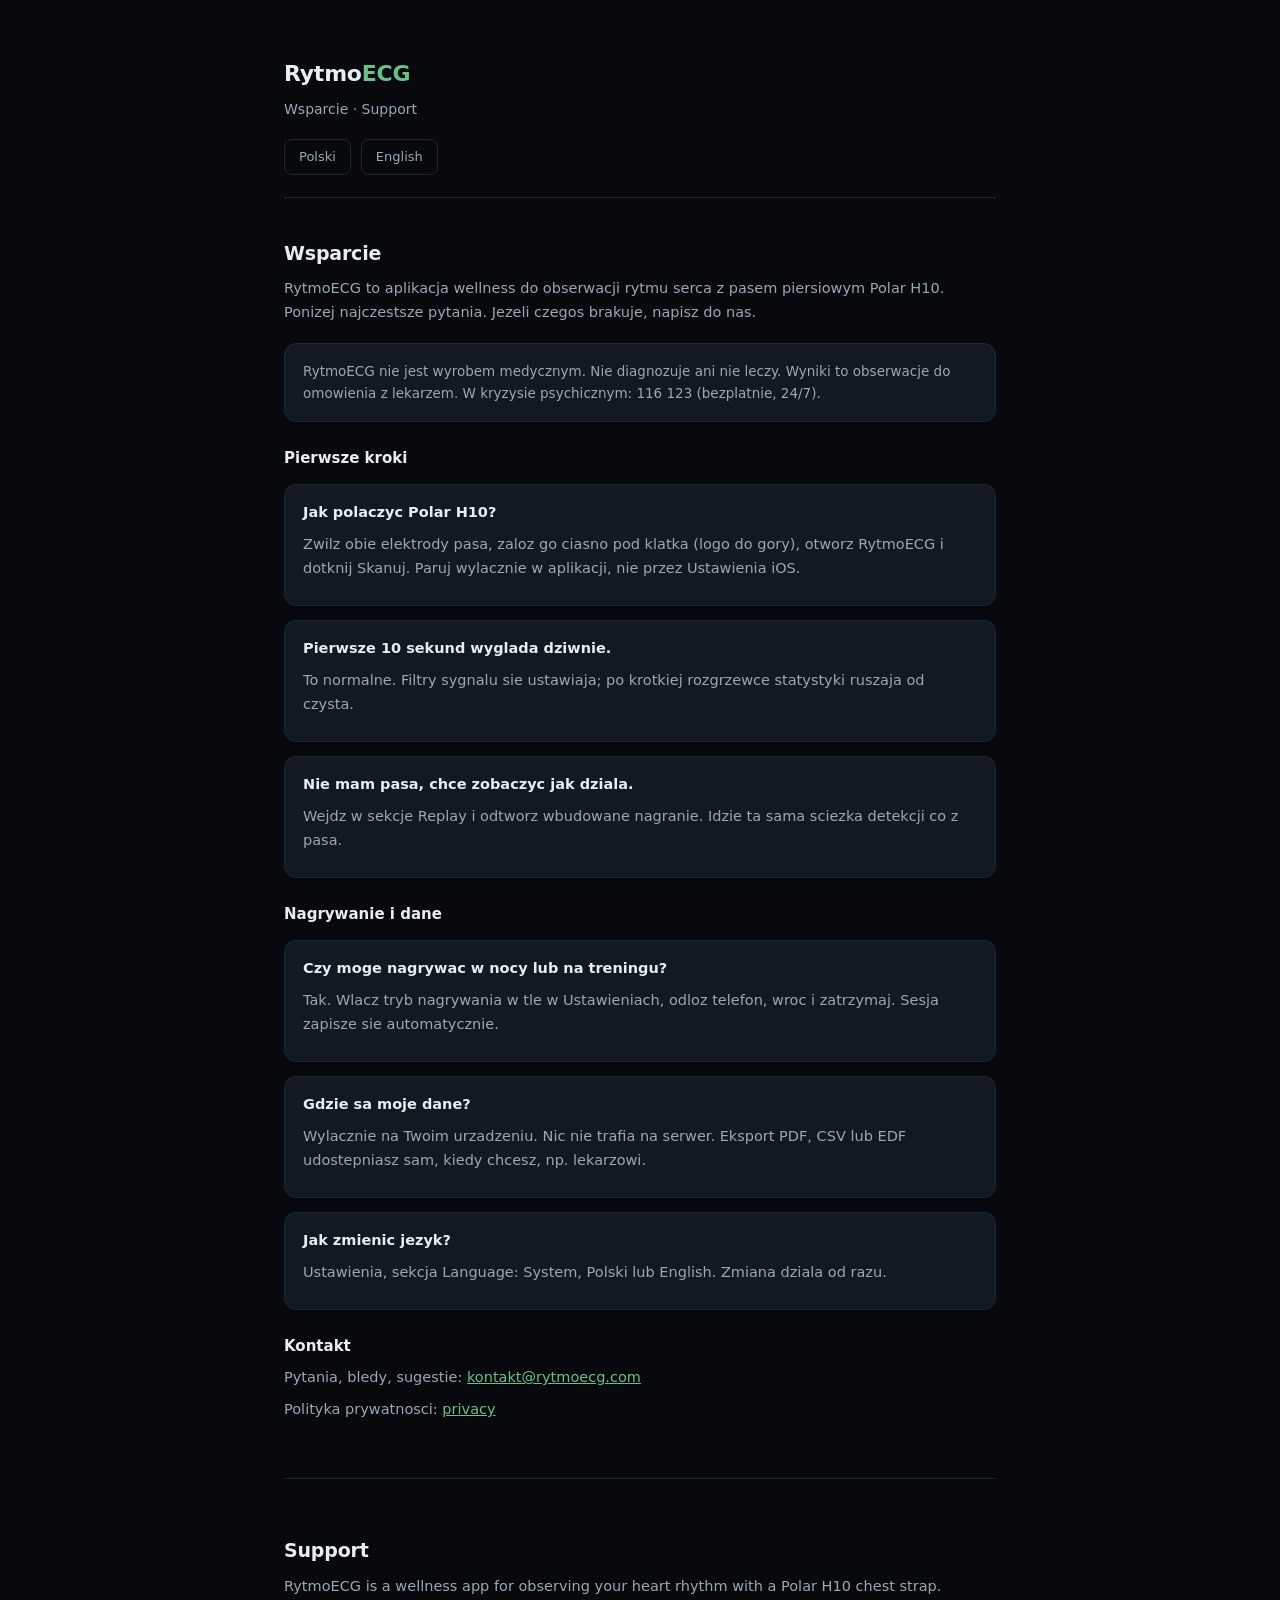
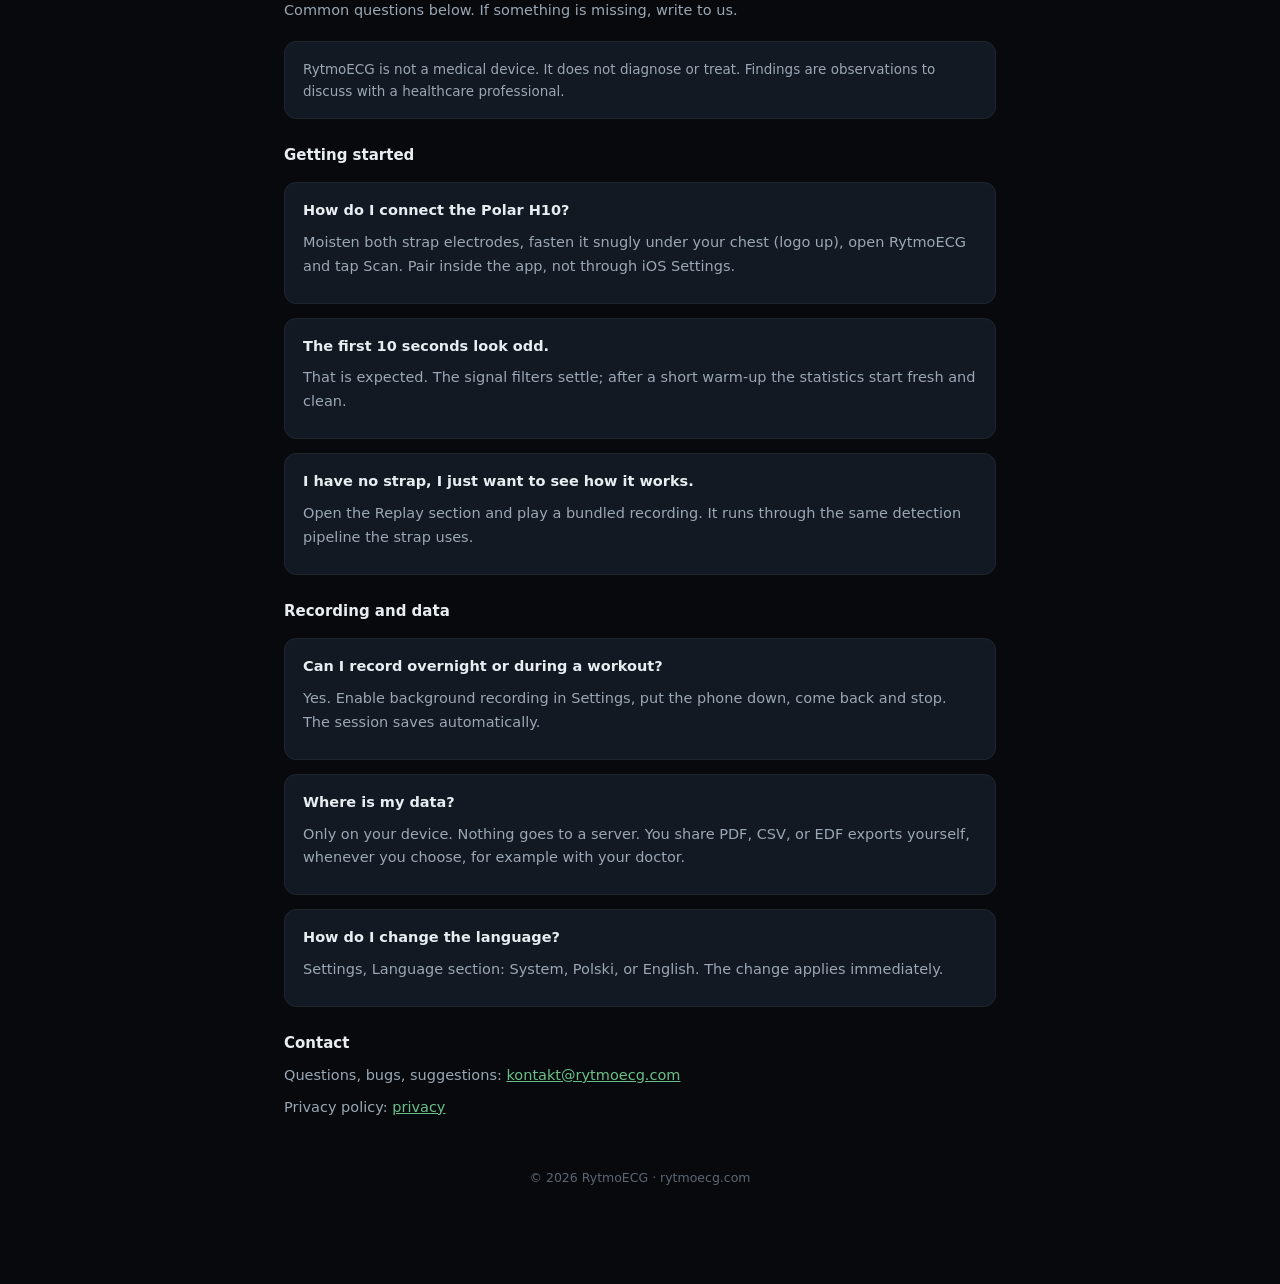
<file: support.html>
<!DOCTYPE html>
<html lang="pl">
<head>
<meta charset="UTF-8">
<meta name="viewport" content="width=device-width, initial-scale=1.0">
<title>Support — RytmoECG Polar H10 ECG app</title>
<meta name="description" content="Help and support for RytmoECG, the Polar H10 ECG companion app for iPhone. Pairing, recording, exports and contact.">
<link rel="canonical" href="https://rytmoecg.com/support.html">
<meta name="theme-color" content="#07090C">
<meta property="og:title" content="Support — RytmoECG">
<meta property="og:description" content="Help and support for RytmoECG, the Polar H10 ECG companion app for iPhone.">
<meta property="og:url" content="https://rytmoecg.com/support.html">
<meta name="robots" content="index, follow">
<style>
  :root{
    --bg:#07090C; --surface:#0E1218; --card:#131922;
    --ink:#E8EDF2; --mute:#9AA7B4; --dim:#5C6773; --line:#1E2632;
    --glow:#6BBF8A; --amber:#F59E0B;
  }
  *{box-sizing:border-box;margin:0;padding:0}
  body{background:var(--bg);color:var(--ink);font-family:Inter,-apple-system,system-ui,sans-serif;line-height:1.65;font-weight:400}
  .wrap{max-width:760px;margin:0 auto;padding:56px 24px 96px}
  header{border-bottom:1px solid var(--line);padding-bottom:22px;margin-bottom:34px}
  .brand{font-size:22px;font-weight:600;letter-spacing:-.01em}
  .brand span{color:var(--glow)}
  .sub{color:var(--mute);font-size:14px;margin-top:6px}
  .lang{display:flex;gap:10px;margin-top:18px}
  .lang a{font-size:13px;color:var(--mute);text-decoration:none;border:1px solid var(--line);padding:6px 14px;border-radius:8px}
  .lang a:hover{color:var(--ink);border-color:var(--glow)}
  h2{font-size:19px;font-weight:600;margin:40px 0 8px;letter-spacing:-.01em}
  h3{font-size:15px;font-weight:600;margin:24px 0 6px;color:var(--ink)}
  p{color:var(--mute);font-size:14.5px;margin:8px 0}
  ul{margin:8px 0 8px 22px;color:var(--mute);font-size:14.5px}
  li{margin:5px 0}
  a{color:var(--glow)}
  .card{background:var(--card);border:1px solid var(--line);border-radius:12px;padding:16px 18px;margin:14px 0}
  .card .q{color:var(--ink);font-weight:600;font-size:14.5px;margin-bottom:4px}
  .note{background:var(--card);border:1px solid var(--line);border-radius:12px;padding:16px 18px;margin:18px 0;font-size:13.5px;color:var(--mute)}
  hr{border:none;border-top:1px solid var(--line);margin:56px 0}
  footer{color:var(--dim);font-size:12.5px;margin-top:48px;text-align:center}
</style>
</head>
<body>
<div class="wrap">

  <header>
    <div class="brand">Rytmo<span>ECG</span></div>
    <div class="sub">Wsparcie · Support</div>
    <div class="lang"><a href="#pl">Polski</a><a href="#en">English</a></div>
  </header>

  <!-- ============================== POLSKI ============================== -->
  <section id="pl">
    <h2>Wsparcie</h2>
    <p>RytmoECG to aplikacja wellness do obserwacji rytmu serca z pasem piersiowym Polar H10. Ponizej najczestsze pytania. Jezeli czegos brakuje, napisz do nas.</p>

    <div class="note">RytmoECG nie jest wyrobem medycznym. Nie diagnozuje ani nie leczy. Wyniki to obserwacje do omowienia z lekarzem. W kryzysie psychicznym: 116 123 (bezplatnie, 24/7).</div>

    <h3>Pierwsze kroki</h3>
    <div class="card">
      <div class="q">Jak polaczyc Polar H10?</div>
      <p>Zwilz obie elektrody pasa, zaloz go ciasno pod klatka (logo do gory), otworz RytmoECG i dotknij Skanuj. Paruj wylacznie w aplikacji, nie przez Ustawienia iOS.</p>
    </div>
    <div class="card">
      <div class="q">Pierwsze 10 sekund wyglada dziwnie.</div>
      <p>To normalne. Filtry sygnalu sie ustawiaja; po krotkiej rozgrzewce statystyki ruszaja od czysta.</p>
    </div>
    <div class="card">
      <div class="q">Nie mam pasa, chce zobaczyc jak dziala.</div>
      <p>Wejdz w sekcje Replay i odtworz wbudowane nagranie. Idzie ta sama sciezka detekcji co z pasa.</p>
    </div>

    <h3>Nagrywanie i dane</h3>
    <div class="card">
      <div class="q">Czy moge nagrywac w nocy lub na treningu?</div>
      <p>Tak. Wlacz tryb nagrywania w tle w Ustawieniach, odloz telefon, wroc i zatrzymaj. Sesja zapisze sie automatycznie.</p>
    </div>
    <div class="card">
      <div class="q">Gdzie sa moje dane?</div>
      <p>Wylacznie na Twoim urzadzeniu. Nic nie trafia na serwer. Eksport PDF, CSV lub EDF udostepniasz sam, kiedy chcesz, np. lekarzowi.</p>
    </div>
    <div class="card">
      <div class="q">Jak zmienic jezyk?</div>
      <p>Ustawienia, sekcja Language: System, Polski lub English. Zmiana dziala od razu.</p>
    </div>

    <h3>Kontakt</h3>
    <p>Pytania, bledy, sugestie: <a href="mailto:kontakt@rytmoecg.com">kontakt@rytmoecg.com</a></p>
    <p>Polityka prywatnosci: <a href="privacy.html">privacy</a></p>
  </section>

  <hr>

  <!-- ============================== ENGLISH ============================== -->
  <section id="en">
    <h2>Support</h2>
    <p>RytmoECG is a wellness app for observing your heart rhythm with a Polar H10 chest strap. Common questions below. If something is missing, write to us.</p>

    <div class="note">RytmoECG is not a medical device. It does not diagnose or treat. Findings are observations to discuss with a healthcare professional.</div>

    <h3>Getting started</h3>
    <div class="card">
      <div class="q">How do I connect the Polar H10?</div>
      <p>Moisten both strap electrodes, fasten it snugly under your chest (logo up), open RytmoECG and tap Scan. Pair inside the app, not through iOS Settings.</p>
    </div>
    <div class="card">
      <div class="q">The first 10 seconds look odd.</div>
      <p>That is expected. The signal filters settle; after a short warm-up the statistics start fresh and clean.</p>
    </div>
    <div class="card">
      <div class="q">I have no strap, I just want to see how it works.</div>
      <p>Open the Replay section and play a bundled recording. It runs through the same detection pipeline the strap uses.</p>
    </div>

    <h3>Recording and data</h3>
    <div class="card">
      <div class="q">Can I record overnight or during a workout?</div>
      <p>Yes. Enable background recording in Settings, put the phone down, come back and stop. The session saves automatically.</p>
    </div>
    <div class="card">
      <div class="q">Where is my data?</div>
      <p>Only on your device. Nothing goes to a server. You share PDF, CSV, or EDF exports yourself, whenever you choose, for example with your doctor.</p>
    </div>
    <div class="card">
      <div class="q">How do I change the language?</div>
      <p>Settings, Language section: System, Polski, or English. The change applies immediately.</p>
    </div>

    <h3>Contact</h3>
    <p>Questions, bugs, suggestions: <a href="mailto:kontakt@rytmoecg.com">kontakt@rytmoecg.com</a></p>
    <p>Privacy policy: <a href="privacy.html">privacy</a></p>
  </section>

  <footer>© 2026 RytmoECG · rytmoecg.com</footer>
</div>
</body>
</html>
</file>
<file: styles.css>
/* =================================================================
   RytmoECG landing; premium dark, animated ECG, ECG-paper aesthetic.
   ================================================================= */

:root {
  --bg:        #07090D;
  --bg-alt:    #0B0E13;
  --bg-card:   #11161F;
  --bg-deep:   #050709;
  --line:      rgba(255, 255, 255, 0.06);
  --line-x:    rgba(255, 255, 255, 0.12);
  --line-xx:   rgba(255, 255, 255, 0.20);
  --ink:       #ECEEF2;
  --mute:      #9099A8;
  --dim:       #5C6573;
  --glow:      #6EE7B7;
  --glow-soft: rgba(110, 231, 183, 0.18);
  --warm:      #F59E0B;
  --amber:     #FBBF24;
  --cool:      #60A5FA;
  --bad:       #EF4444;
  --max:       1120px;
  /* Border-radius scale. Outer containers softer, inner tighter; pills round. */
  --radius-sm:   8px;
  --radius-md:  10px;
  --radius-lg:  14px;
  --radius-pill: 999px;
  /* Custom easing curves; built-in CSS ease-out is too weak for intentional motion.
     Emil Kowalski's recommended set:
       --ease-out:    quick start, smooth land. Use for UI feedback.
       --ease-in-out: balanced; use for elements moving across the screen.
       --ease-drawer: iOS feel; use for drawers, sheets, popovers. */
  --ease-out:    cubic-bezier(0.23, 1, 0.32, 1);
  --ease-in-out: cubic-bezier(0.77, 0, 0.175, 1);
  --ease-drawer: cubic-bezier(0.32, 0.72, 0, 1);
}

* { box-sizing: border-box; }
html { scroll-behavior: smooth; }
html, body { margin: 0; padding: 0; }

body {
  font-family: 'Geist', system-ui, -apple-system, sans-serif;
  background: var(--bg);
  color: var(--ink);
  font-weight: 400;
  font-size: 16px;
  line-height: 1.6;
  -webkit-font-smoothing: antialiased;
  text-rendering: optimizeLegibility;
  overflow-x: hidden;
}

/* Global focus ring for keyboard accessibility (WCAG AA per PRODUCT.md). */
:focus { outline: none; }
:focus-visible {
  outline: 2px solid var(--glow);
  outline-offset: 2px;
  border-radius: 4px;
}

.wrap { max-width: var(--max); margin: 0 auto; padding: 0 28px; }

::selection { background: var(--glow); color: var(--bg); }

/* =================== NAV =================== */
.nav {
  position: sticky;
  top: 0;
  z-index: 50;
  background: rgba(7, 9, 13, 0.78);
  backdrop-filter: saturate(140%) blur(14px);
  -webkit-backdrop-filter: saturate(140%) blur(14px);
  border-bottom: 1px solid var(--line);
}
.nav .wrap { display: flex; align-items: center; justify-content: space-between; height: 64px; }
.brand {
  font-weight: 500;
  letter-spacing: -0.01em;
  color: var(--ink);
  text-decoration: none;
  font-size: 18px;
  display: inline-flex;
  align-items: center;
  gap: 9px;
}
.brand.small { font-size: 14px; color: var(--mute); }
.pulse-dot {
  width: 9px; height: 9px;
  border-radius: 50%;
  background: var(--glow);
  box-shadow: 0 0 0 0 rgba(110, 231, 183, 0.55);
  animation: pulse 1.6s infinite;
}
/* Heartbeat-shaped pulse: quick double-tap then rest. lub-dub. */
@keyframes pulse {
  0%   { box-shadow: 0 0 0 0   rgba(110, 231, 183, 0.65); }
  10%  { box-shadow: 0 0 0 6px rgba(110, 231, 183, 0.18); }
  20%  { box-shadow: 0 0 0 0   rgba(110, 231, 183, 0.00); }
  30%  { box-shadow: 0 0 0 4px rgba(110, 231, 183, 0.14); }
  40%  { box-shadow: 0 0 0 0   rgba(110, 231, 183, 0.00); }
  100% { box-shadow: 0 0 0 0   rgba(110, 231, 183, 0.00); }
}
.nav nav { display: flex; gap: 26px; }
.nav nav a {
  color: var(--mute);
  text-decoration: none;
  font-size: 13px;
  font-weight: 400;
  transition: color 180ms var(--ease-out);
}
.nav nav a:hover { color: var(--ink); }
.nav nav a:active { color: var(--glow); }
.cta {
  font-size: 13px;
  font-weight: 500;
  padding: 9px 16px;
  background: var(--glow);
  color: var(--bg);
  border-radius: 999px;
  text-decoration: none;
  transition:
    transform 140ms var(--ease-out),
    box-shadow 200ms var(--ease-out);
}
.cta:hover {
  transform: translateY(-1px);
  box-shadow: 0 6px 16px rgba(110, 231, 183, 0.18);
}
.cta:active { transform: scale(0.96); box-shadow: none; }

/* =================== HERO =================== */
.hero {
  padding: 96px 0 0;
  position: relative;
  overflow: hidden;
  background:
    radial-gradient(1200px 600px at 20% -10%, rgba(110, 231, 183, 0.10), transparent 60%),
    radial-gradient(900px 500px at 90% 0%, rgba(96, 165, 250, 0.06), transparent 60%),
    var(--bg);
}
.eyebrow {
  font-size: 12px;
  letter-spacing: 0.12em;
  text-transform: uppercase;
  color: var(--mute);
  margin: 0 0 28px;
  font-weight: 500;
  display: inline-flex;
  align-items: center;
  gap: 10px;
}
.lozenge {
  display: inline-flex;
  align-items: center;
  gap: 6px;
  background: var(--bg-card);
  color: var(--glow);
  padding: 3px 10px;
  border-radius: 999px;
  border: 1px solid var(--line-x);
  letter-spacing: 0.05em;
  font-size: 10px;
}
.lozenge.live::before {
  content: '';
  width: 6px; height: 6px;
  border-radius: 50%;
  background: var(--glow);
  animation: pulse 1s var(--ease-out) infinite;
}
.hero h1 {
  font-size: clamp(44px, 6.2vw, 84px);
  font-weight: 300;
  letter-spacing: -0.025em;
  line-height: 1.02;
  margin: 0 0 32px;
  max-width: 900px;
}
.strike {
  position: relative;
  color: var(--dim);
  text-decoration: line-through;
  text-decoration-thickness: 2px;
  text-decoration-color: var(--warm);
}
.hero .lead {
  font-size: 20px;
  line-height: 1.5;
  color: var(--mute);
  max-width: 680px;
  margin: 0 0 36px;
}
.hero-cta { display: flex; gap: 12px; flex-wrap: wrap; margin-bottom: 64px; }

.btn {
  display: inline-block;
  padding: 13px 22px;
  font-size: 14px;
  font-weight: 500;
  text-decoration: none;
  border-radius: var(--radius-md);
  border: 1px solid transparent;
  transition:
    transform 140ms var(--ease-out),
    background 200ms var(--ease-out),
    color 200ms var(--ease-out),
    box-shadow 220ms var(--ease-out),
    border-color 200ms var(--ease-out);
}
.btn.primary {
  background: var(--glow);
  color: var(--bg);
}
.btn.primary:hover {
  transform: translateY(-1px);
  box-shadow: 0 6px 18px rgba(110, 231, 183, 0.22);
}
.btn.primary:active {
  transform: scale(0.97);
  box-shadow: none;
}
.btn.ghost {
  background: transparent;
  color: var(--ink);
  border-color: var(--line-x);
}
.btn.ghost:hover { background: var(--bg-card); border-color: var(--line-xx); }
.btn.ghost:active { transform: scale(0.97); }
.btn.big { padding: 17px 30px; font-size: 15px; }

.micro {
  font-size: 12px;
  color: var(--dim);
  max-width: 560px;
  line-height: 1.6;
  margin: 0;
}

/* =================== HERO STAGE (iPhone + floating cards) =================== */
.hero-grid {
  display: grid;
  grid-template-columns: 1fr 1fr;
  gap: 48px;
  align-items: center;
  padding-bottom: 80px;
}
@media (max-width: 900px) {
  .hero-grid { grid-template-columns: 1fr; gap: 32px; padding-bottom: 48px; }
}
.hero-copy { padding-right: 16px; }
.hero-micro { margin-top: 24px; }

.hero-stage {
  position: relative;
  height: 560px;
  perspective: 1200px;
}
@media (max-width: 900px) {
  .hero-stage { height: 520px; }
}

/* Phone frame */
.phone {
  position: absolute;
  left: 50%;
  top: 50%;
  width: 280px;
  height: 540px;
  margin-left: -140px;
  margin-top: -270px;
  background: linear-gradient(180deg, #0a0d12 0%, #060809 100%);
  border-radius: 38px;
  padding: 14px;
  border: 1px solid rgba(255, 255, 255, 0.10);
  box-shadow:
    0 50px 120px rgba(0, 0, 0, 0.7),
    0 0 0 1px rgba(110, 231, 183, 0.05),
    0 0 100px rgba(110, 231, 183, 0.07);
  z-index: 2;
  transition: transform 240ms ease-out;
}
.phone-notch {
  position: absolute;
  left: 50%;
  top: 18px;
  width: 90px;
  height: 22px;
  margin-left: -45px;
  background: #04060a;
  border-radius: 999px;
  z-index: 3;
}
.phone-screen {
  width: 100%;
  height: 100%;
  background: var(--bg);
  border-radius: 28px;
  overflow: hidden;
  padding: 50px 18px 22px;
  display: flex;
  flex-direction: column;
  gap: 12px;
}
.phone-status {
  display: inline-flex;
  align-items: center;
  gap: 6px;
  background: var(--bg-card);
  border: 1px solid var(--line);
  border-radius: 999px;
  padding: 4px 10px;
  font-size: 10px;
  font-weight: 500;
  align-self: flex-start;
}
.ph-dot { width: 6px; height: 6px; border-radius: 50%; background: var(--glow); }
.ph-dot.live-dot { animation: pulse 1.4s infinite; }
.ph-status-text { color: var(--ink); }

.phone-hr {
  background: var(--bg-card);
  border: 1px solid var(--line);
  border-radius: var(--radius-md);
  padding: 12px 14px;
}
.ph-label {
  font-size: 9px;
  letter-spacing: 0.16em;
  color: var(--warm);
  font-weight: 500;
  margin-bottom: 4px;
}
.ph-hr-row { display: flex; align-items: baseline; gap: 6px; }
.ph-hr-num {
  font-family: 'JetBrains Mono', monospace;
  font-size: 52px;
  font-weight: 300;
  color: var(--ink);
  line-height: 1;
  letter-spacing: -0.03em;
}
.ph-hr-unit { font-size: 12px; color: var(--mute); }
.ph-hr-sub {
  font-size: 10px;
  color: var(--mute);
  margin-top: 6px;
  letter-spacing: 0.04em;
}

.phone-ecg {
  width: 100%;
  height: 64px;
  border-radius: 8px;
  background: var(--bg-deep);
  border: 1px solid var(--line);
}
.phone-ecg path {
  filter: drop-shadow(0 0 4px rgba(110, 231, 183, 0.5));
  stroke-dasharray: 100;
  animation: trace-draw 8s linear infinite;
}

.phone-stats { display: flex; gap: 6px; }
.ph-stat {
  flex: 1;
  background: var(--bg-card);
  border: 1px solid var(--line);
  border-radius: 10px;
  padding: 8px;
  text-align: left;
}
.ph-stat-k {
  font-size: 8px;
  letter-spacing: 0.16em;
  color: var(--dim);
  font-weight: 500;
}
.ph-stat-v {
  font-family: 'JetBrains Mono', monospace;
  font-size: 14px;
  font-weight: 500;
  color: var(--ink);
  margin-top: 2px;
}
.ph-stat-v.ph-stat-good { color: var(--glow); }

/* Floating cards */
.fcard {
  position: absolute;
  background: rgba(17, 22, 31, 0.86);
  backdrop-filter: saturate(140%) blur(20px);
  -webkit-backdrop-filter: saturate(140%) blur(20px);
  border: 1px solid rgba(255, 255, 255, 0.10);
  border-radius: var(--radius-lg);
  padding: 12px 14px;
  font-family: 'JetBrains Mono', monospace;
  z-index: 3;
  transition:
    transform 240ms var(--ease-out),
    border-color 220ms var(--ease-out),
    box-shadow 260ms var(--ease-out);
  box-shadow: 0 20px 60px rgba(0, 0, 0, 0.5);
  min-width: 110px;
}
.fcard:hover {
  border-color: rgba(110, 231, 183, 0.30);
  box-shadow: 0 24px 70px rgba(0, 0, 0, 0.55), 0 0 0 1px var(--glow-soft);
}
.fcard-label {
  font-size: 9px;
  letter-spacing: 0.15em;
  color: var(--glow);
  font-weight: 500;
  margin-bottom: 4px;
}
.fcard-value {
  font-size: 22px;
  font-weight: 400;
  color: var(--ink);
  letter-spacing: -0.01em;
  line-height: 1;
}
.fcard-unit { font-size: 11px; color: var(--mute); margin-left: 2px; }
.fcard-sub { font-size: 10px; color: var(--mute); margin-top: 4px; font-family: 'Inter', sans-serif; }

.fcard-rmssd  { top: 60px;  left: -8px; }
.fcard-qtc    { top: 30px;  right: -20px; }
.fcard-sqi    { top: 250px; right: -10px; }
.fcard-lfhf   { top: 320px; left: -20px; }
.fcard-breath { top: 470px; right: 20px; }

@media (max-width: 900px) {
  .fcard { min-width: 92px; padding: 9px 11px; }
  .fcard-value { font-size: 17px; }
  .fcard-rmssd  { top: 20px;  left: 8px; }
  .fcard-qtc    { top: 10px;  right: 8px; }
  .fcard-sqi    { top: 230px; right: 0; }
  .fcard-lfhf   { top: 300px; left: 0; }
  .fcard-breath { top: 440px; right: 30px; }
}

/* ECG line that escapes the phone frame */
.escape-trace {
  position: absolute;
  left: 50%;
  top: 50%;
  width: 700px;
  height: 100px;
  margin-left: -350px;
  margin-top: -50px;
  z-index: 1;
  opacity: 0.5;
  pointer-events: none;
}
.escape-trace .escape-path {
  filter: drop-shadow(0 0 8px rgba(110, 231, 183, 0.45));
  stroke-dasharray: 100;
  animation: trace-draw 14s linear infinite;
  /* Phone-ecg draws at 8s loop. Escape trails the on-screen line by 500ms so
     the signal feels like it propagates outward, not in lockstep. */
  animation-delay: 500ms;
}
@keyframes trace-draw {
  0%   { stroke-dashoffset: 100; }
  100% { stroke-dashoffset: 0; }
}
@media (max-width: 900px) { .escape-trace { display: none; } }

/* =================== DEMO SECTION =================== */
.demo-block { padding: 96px 0; }

.demo-frame {
  background: var(--bg-card);
  border: 1px solid var(--line);
  border-radius: var(--radius-lg);
  padding: 28px;
}
@media (max-width: 700px) { .demo-frame { padding: 18px; } }

.demo-controls {
  display: flex;
  align-items: center;
  gap: 14px;
  margin-bottom: 22px;
  flex-wrap: wrap;
}
.demo-label {
  font-size: 10px;
  letter-spacing: 0.18em;
  text-transform: uppercase;
  color: var(--dim);
  font-weight: 500;
}
.demo-select {
  background: var(--bg-deep);
  color: var(--ink);
  border: 1px solid var(--line-x);
  padding: 10px 14px;
  border-radius: var(--radius-md);
  font-family: 'JetBrains Mono', monospace;
  font-size: 13px;
  flex: 1;
  min-width: 220px;
  cursor: pointer;
  transition: border-color 180ms var(--ease-out);
}
.demo-select:hover { border-color: var(--line-xx); }
/* Global :focus-visible above handles the focus ring; keep style consistent. */
.demo-run { padding: 11px 22px; font-size: 13px; min-width: 110px; }
.demo-run.loading { opacity: 0.7; cursor: wait; }
.demo-output { transition: opacity 200ms var(--ease-out); }
.demo-output.loading { opacity: 0.35; }

.demo-monitor {
  background: var(--bg-deep);
  border: 1px solid var(--line-x);
  border-radius: var(--radius-md);
  overflow: hidden;
  margin-bottom: 18px;
}
.demo-monitor-top {
  display: flex;
  justify-content: space-between;
  align-items: center;
  padding: 12px 18px;
  border-bottom: 1px solid var(--line);
  font-family: 'JetBrains Mono', monospace;
  font-size: 11px;
}
.demo-runlight {
  width: 8px;
  height: 8px;
  border-radius: 50%;
  background: var(--dim);
  transition:
    background 200ms var(--ease-out),
    box-shadow 240ms var(--ease-out);
}
.demo-runlight.active {
  background: var(--glow);
  box-shadow: 0 0 12px var(--glow);
}
.demo-svg {
  width: 100%;
  height: 200px;
  display: block;
}

.demo-output {
  display: grid;
  grid-template-columns: repeat(5, 1fr);
  gap: 10px;
  margin-bottom: 8px;
}
@media (max-width: 700px) { .demo-output { grid-template-columns: repeat(2, 1fr); } }

.demo-card {
  background: var(--bg-deep);
  border: 1px solid var(--line);
  border-radius: 10px;
  padding: 12px;
  text-align: left;
  min-height: 86px;
}
.dc-label {
  font-size: 9px;
  letter-spacing: 0.18em;
  color: var(--dim);
  font-weight: 500;
  margin-bottom: 6px;
}
.dc-value {
  font-family: 'JetBrains Mono', monospace;
  font-size: 22px;
  font-weight: 400;
  color: var(--ink);
  letter-spacing: -0.01em;
  line-height: 1.1;
}
.dc-unit { font-size: 10px; color: var(--mute); margin-top: 2px; letter-spacing: 0.05em; }

.demo-card-verdict { background: linear-gradient(180deg, rgba(110, 231, 183, 0.07) 0%, var(--bg-deep) 100%); }
.demo-card-verdict .dc-value { color: var(--glow); font-size: 16px; }

.demo-footnote {
  font-size: 12px;
  color: var(--dim);
  line-height: 1.55;
  margin: 14px 0 0;
}

/* =================== SECTION BLOCKS =================== */
.block {
  padding: 112px 0;
  border-top: 1px solid var(--line);
}
.block.alt { background: var(--bg-alt); }
.kicker {
  font-size: 11px;
  letter-spacing: 0.18em;
  text-transform: uppercase;
  color: var(--glow);
  font-weight: 500;
  margin: 0 0 16px;
}
.block h2 {
  font-size: clamp(32px, 4.2vw, 52px);
  font-weight: 400;
  letter-spacing: -0.022em;
  line-height: 1.08;
  margin: 0 0 22px;
  max-width: 880px;
}
.section-lead {
  font-size: 17px;
  color: var(--mute);
  max-width: 760px;
  margin: 0 0 56px;
  line-height: 1.55;
}

.two-col {
  display: grid;
  grid-template-columns: 1fr 1fr;
  gap: 80px;
  align-items: start;
}
@media (max-width: 860px) { .two-col { grid-template-columns: 1fr; gap: 48px; } }

/* =================== PIPELINE =================== */
.pipeline-grid {
  display: grid;
  grid-template-columns: repeat(5, 1fr);
  gap: 14px;
}
@media (max-width: 860px) { .pipeline-grid { grid-template-columns: repeat(2, 1fr); } }
.ppl {
  background: var(--bg-card);
  border: 1px solid var(--line);
  padding: 18px;
  border-radius: 10px;
  transition: border-color 160ms, transform 160ms;
  position: relative;
}
.ppl:hover { border-color: var(--glow-soft); transform: translateY(-2px); }
.ppl-num {
  font-family: 'JetBrains Mono', monospace;
  font-size: 11px;
  letter-spacing: 0.12em;
  color: var(--glow);
  display: block;
  margin-bottom: 10px;
}
.ppl b { display: block; font-weight: 500; font-size: 14.5px; margin-bottom: 6px; color: var(--ink); }
.ppl span { font-size: 12.5px; color: var(--mute); line-height: 1.5; }

/* =================== ANATOMY (PQRST) =================== */
.anatomy {
  margin: 0;
  background: var(--bg-card);
  border: 1px solid var(--line);
  border-radius: var(--radius-lg);
  padding: 32px;
}
.pqrst-svg { width: 100%; height: auto; display: block; }
.wave-label { font-family: 'JetBrains Mono', monospace; font-weight: 600; font-size: 18px; fill: var(--ink); }
.iv-label { font-family: 'JetBrains Mono', monospace; font-size: 11px; fill: var(--glow); letter-spacing: 0.04em; }
.iv-label.warm { fill: var(--warm); }
.iv-label.cool { fill: var(--cool); }
.scale-text { font-family: 'JetBrains Mono', monospace; font-size: 11px; fill: var(--dim); }
.anatomy figcaption { color: var(--dim); font-size: 13px; margin-top: 18px; max-width: 700px; line-height: 1.6; }

.wave-defs {
  margin-top: 48px;
  display: grid;
  grid-template-columns: repeat(3, 1fr);
  gap: 16px;
}
@media (max-width: 860px) { .wave-defs { grid-template-columns: 1fr; } }
.wd {
  background: var(--bg-card);
  border: 1px solid var(--line);
  padding: 22px;
  border-radius: 10px;
}
.wd h4 {
  margin: 0 0 10px;
  font-size: 14px;
  font-weight: 500;
  color: var(--glow);
  letter-spacing: 0.02em;
}
.wd p { margin: 0; color: var(--mute); font-size: 13.5px; line-height: 1.6; }

/* =================== RHYTHM GALLERY =================== */
.rhythms {
  display: grid;
  grid-template-columns: repeat(2, 1fr);
  gap: 18px;
}
@media (max-width: 860px) { .rhythms { grid-template-columns: 1fr; } }

.rhythm {
  background: var(--bg-card);
  border: 1px solid var(--line);
  border-radius: var(--radius-lg);
  padding: 22px 22px 18px;
  transition: border-color 160ms, transform 160ms;
}
.rhythm:hover { border-color: var(--line-x); transform: translateY(-2px); }

.rhythm header {
  display: flex;
  align-items: center;
  justify-content: space-between;
  gap: 12px;
  margin-bottom: 14px;
}
.rhythm h3 {
  font-size: 16px;
  font-weight: 500;
  margin: 0;
  letter-spacing: -0.005em;
}
.tag {
  font-family: 'JetBrains Mono', monospace;
  font-size: 10px;
  letter-spacing: 0.08em;
  text-transform: uppercase;
  padding: 4px 9px;
  border-radius: 999px;
  border: 1px solid currentColor;
}
.tag-good  { color: var(--glow); }
.tag-warn  { color: var(--warm); }
.tag-amber { color: var(--amber); }
.tag-bad   { color: var(--bad); }

.rhythm-svg {
  width: 100%;
  height: 120px;
  background: var(--bg-deep);
  border-radius: 8px;
  display: block;
  margin-bottom: 14px;
}
.rhythm-svg path { filter: drop-shadow(0 0 4px currentColor); }
.rhythm-mark text {
  font-family: 'JetBrains Mono', monospace;
  font-size: 10px;
  fill: var(--ink);
}
.rhythm-mark .brk      { fill: var(--warm); }
.rhythm-mark .warn-t   { fill: var(--warm); }
.rhythm-mark .amber-t  { fill: var(--amber); }
.rhythm-mark .cool-t   { fill: var(--cool); }
.rhythm-mark .bad-t    { fill: var(--bad); }

.rhythm-desc {
  color: var(--mute);
  font-size: 13px;
  line-height: 1.6;
  margin: 0 0 6px;
}
.rhythm-desc b { color: var(--ink); font-weight: 500; }
.rhythm-desc:last-child { margin-bottom: 0; }

/* =================== QT FIGURE =================== */
.qt-figure { margin: 0; background: var(--bg-card); border: 1px solid var(--line); border-radius: var(--radius-lg); padding: 24px; }
.qt-svg { width: 100%; height: auto; display: block; }
.qt-figure figcaption { color: var(--dim); font-size: 12.5px; margin-top: 14px; line-height: 1.6; }

/* =================== POINCARE =================== */
.poincare-figure { margin: 0; background: var(--bg-card); border: 1px solid var(--line); border-radius: var(--radius-lg); padding: 24px; }
.poincare-svg { width: 100%; height: auto; display: block; }
.poincare-figure figcaption { color: var(--dim); font-size: 12.5px; margin-top: 14px; line-height: 1.6; }

/* =================== ALGORITHMS =================== */
.algos { display: grid; grid-template-columns: repeat(2, 1fr); gap: 14px; }
@media (max-width: 860px) { .algos { grid-template-columns: 1fr; } }

.algo {
  background: var(--bg-card);
  border: 1px solid var(--line);
  border-radius: var(--radius-md);
  padding: 22px;
  transition:
    border-color 220ms var(--ease-out),
    transform 220ms var(--ease-out);
}
.algo:hover {
  border-color: var(--line-x);
  transform: translateY(-1px);
}
.algo header { display: flex; align-items: baseline; justify-content: space-between; gap: 14px; margin-bottom: 10px; }

/* Featured algos sit on top of the catalog with extra weight. */
.algos-featured {
  display: grid;
  grid-template-columns: 1fr;
  gap: 14px;
  margin-bottom: 56px;
}
@media (min-width: 860px) {
  .algos-featured { grid-template-columns: repeat(3, 1fr); }
}
.algo-featured {
  padding: 26px;
  border-color: var(--line-x);
  background: linear-gradient(180deg, rgba(110, 231, 183, 0.04) 0%, var(--bg-card) 100%);
}
.algo-featured h3 { font-size: 17px; }
.featured-lead {
  font-size: 14.5px !important;
  color: var(--ink) !important;
  line-height: 1.55 !important;
  margin-bottom: 14px !important;
}
.algos-catalog-title {
  font-size: 14px;
  font-weight: 500;
  color: var(--dim);
  letter-spacing: 0.16em;
  text-transform: uppercase;
  margin: 0 0 8px;
}
.algos-catalog-lead {
  font-size: 14px;
  color: var(--mute);
  margin: 0 0 24px;
  max-width: 540px;
}
.algo h3 { font-size: 15.5px; font-weight: 500; margin: 0; letter-spacing: -0.005em; }
.algo .unit {
  font-family: 'JetBrains Mono', monospace;
  font-size: 10px;
  letter-spacing: 0.1em;
  text-transform: uppercase;
  color: var(--glow);
}
.algo p { margin: 0 0 8px; color: var(--mute); font-size: 13px; line-height: 1.6; }
.algo p b { color: var(--ink); font-weight: 500; }
.algo p:last-child { margin-bottom: 0; }

/* =================== PERSONAS =================== */
.personas {
  display: grid;
  grid-template-columns: 1fr;
  gap: 14px;
  margin-top: 8px;
}
@media (min-width: 860px) {
  .personas { grid-template-columns: repeat(3, 1fr); }
}
.persona {
  background: var(--bg-card);
  border: 1px solid var(--line);
  border-radius: var(--radius-lg);
  padding: 24px;
  position: relative;
  transition:
    border-color 220ms var(--ease-out),
    transform 220ms var(--ease-out);
}
.persona:hover { border-color: var(--line-x); transform: translateY(-1px); }
.persona header {
  display: flex;
  align-items: center;
  gap: 12px;
  margin-bottom: 12px;
}
.persona-icon {
  width: 36px;
  height: 36px;
  border-radius: 8px;
  display: flex;
  align-items: center;
  justify-content: center;
  font-family: 'JetBrains Mono', monospace;
  font-size: 18px;
  font-weight: 500;
}
.persona h3 { font-size: 18px; font-weight: 500; margin: 0; letter-spacing: -0.01em; }
.persona-lead {
  font-size: 13.5px;
  color: var(--ink);
  font-style: italic;
  margin: 0 0 16px;
  line-height: 1.5;
}
.persona-points {
  list-style: none;
  padding: 0;
  margin: 0;
  display: flex;
  flex-direction: column;
  gap: 8px;
}
.persona-points li {
  font-size: 13px;
  color: var(--mute);
  line-height: 1.55;
  padding-left: 18px;
  position: relative;
}
.persona-points li::before {
  content: '';
  position: absolute;
  left: 0;
  top: 8px;
  width: 8px;
  height: 1px;
}

/* Persona-specific accent tinting. */
.persona-nerd .persona-icon    { background: var(--glow); color: var(--bg); }
.persona-nerd .persona-points li::before { background: var(--glow); }
.persona-patient .persona-icon { background: var(--cool); color: var(--bg); }
.persona-patient .persona-points li::before { background: var(--cool); }
.persona-athlete .persona-icon { background: var(--warm); color: var(--bg); }
.persona-athlete .persona-points li::before { background: var(--warm); }

.footnote { margin-top: 28px; font-size: 13px; color: var(--dim); max-width: 700px; line-height: 1.6; }

/* =================== HONEST LIMITS =================== */
.bad, .good { list-style: none; padding: 0; margin: 0; }
.bad li, .good li {
  padding: 14px 0 14px 28px;
  border-bottom: 1px solid var(--line);
  color: var(--mute);
  font-size: 14.5px;
  line-height: 1.55;
  position: relative;
}
.bad li:last-child, .good li:last-child { border-bottom: 0; }
.bad li::before {
  content: '';
  position: absolute;
  left: 0;
  top: 19px;
  width: 14px; height: 2px;
  background: var(--warm);
}
.good li::before {
  content: '';
  position: absolute;
  left: 2px;
  top: 19px;
  width: 10px;
  height: 10px;
  border-radius: 50%;
  background: var(--glow);
  box-shadow: 0 0 10px var(--glow-soft);
}

/* =================== DOWNLOAD =================== */
.download .center { text-align: center; }
.download h2 { margin-left: auto; margin-right: auto; }
.download .section-lead { margin-left: auto; margin-right: auto; }
.download .micro { margin: 36px auto 0; }

/* =================== FOOTER =================== */
footer { padding: 56px 0 72px; background: var(--bg-deep); border-top: 1px solid var(--line); }
footer .micro { margin-bottom: 10px; }

/* =================================================================
   DETECTION PAGE; charts, monitors, three-pass visuals.
   Extends the ECG-monitor language: bg-deep ground, sage paper grid,
   mono tabular numbers, amber for "watch", cool for the secondary pass.
   ================================================================= */

/* Shared ECG monitor surface (web ECG monitor component). */
.det-monitor {
  background: var(--bg-deep);
  border: 1px solid var(--line-x);
  border-radius: var(--radius-lg);
  overflow: hidden;
  margin-top: 8px;
}
.det-monitor-top {
  display: flex;
  align-items: center;
  justify-content: space-between;
  padding: 12px 16px;
  border-bottom: 1px solid var(--line);
}
.det-monitor-top .m-label {
  font-family: 'JetBrains Mono', ui-monospace, monospace;
  font-size: 11px;
  letter-spacing: 0.05em;
  color: var(--mute);
}
.det-monitor-top .m-right {
  font-family: 'JetBrains Mono', ui-monospace, monospace;
  font-size: 11px;
  letter-spacing: 0.05em;
  color: var(--dim);
}
.det-svg { display: block; width: 100%; height: auto; }

/* Sweep-draw for hero / strip traces (the documented ECG-sweep exception). */
.det-trace {
  stroke-dasharray: 100;
  stroke-dashoffset: 100;
  animation: det-draw 6s var(--ease-out) forwards;
}
.det-trace.loop { animation: det-draw 9s linear infinite; }
@keyframes det-draw { to { stroke-dashoffset: 0; } }

/* Mono chart numerals; figures stay tabular so columns do not jitter. */
.chart-num { font-family: 'JetBrains Mono', ui-monospace, monospace; }

/* Three-pass rail. */
.passes-rail {
  display: grid;
  grid-template-columns: repeat(3, 1fr);
  gap: 18px;
  margin-top: 36px;
  position: relative;
}
.passes-rail::before {
  content: '';
  position: absolute;
  left: 8%;
  right: 8%;
  top: 26px;
  height: 1px;
  background: linear-gradient(90deg, var(--glow-soft), var(--line-x), var(--glow-soft));
}
.pass-node {
  background: var(--bg-card);
  border: 1px solid var(--line);
  border-radius: var(--radius-lg);
  padding: 18px;
  position: relative;
}
.pass-node .pn-dot {
  width: 13px; height: 13px; border-radius: 50%;
  background: var(--glow);
  box-shadow: 0 0 0 4px var(--bg), 0 0 12px var(--glow-soft);
  margin: 0 auto 14px;
  position: relative; z-index: 2;
}
.pass-node.warm .pn-dot { background: var(--warm); box-shadow: 0 0 0 4px var(--bg), 0 0 12px rgba(245,158,11,0.3); }
.pass-node.cool .pn-dot { background: var(--cool); box-shadow: 0 0 0 4px var(--bg), 0 0 12px rgba(96,165,250,0.3); }
.pass-node .pn-scale {
  font-family: 'JetBrains Mono', ui-monospace, monospace;
  font-size: 10px; letter-spacing: 0.08em; text-transform: uppercase;
  color: var(--dim); margin-bottom: 6px;
}
.pass-node h3 { font-size: 19px; font-weight: 500; letter-spacing: -0.01em; margin: 0 0 8px; }
.pass-node p { color: var(--mute); font-size: 14.5px; margin: 0; }
@media (max-width: 860px) {
  .passes-rail { grid-template-columns: 1fr; }
  .passes-rail::before { display: none; }
}

/* Twin comparison charts (RSA vs PVC). */
.twin-charts {
  display: grid;
  grid-template-columns: 1fr 1fr;
  gap: 20px;
  margin-top: 32px;
}
.chart-card {
  background: var(--bg-card);
  border: 1px solid var(--line);
  border-radius: var(--radius-lg);
  padding: 20px;
}
.chart-card .cc-head {
  display: flex; align-items: baseline; justify-content: space-between;
  margin-bottom: 4px;
}
.chart-card h3 { font-size: 17px; font-weight: 500; margin: 0; letter-spacing: -0.01em; }
.chart-card .cc-sub { color: var(--mute); font-size: 13.5px; margin: 4px 0 14px; }
.verdict-pill {
  font-family: 'JetBrains Mono', ui-monospace, monospace;
  font-size: 10px; letter-spacing: 0.06em; text-transform: uppercase;
  padding: 4px 10px; border-radius: var(--radius-pill);
  border: 1px solid var(--line-x); white-space: nowrap;
}
.verdict-pill.quiet { color: var(--dim); }
.verdict-pill.fire  { color: var(--warm); border-color: rgba(245,158,11,0.4); }
.verdict-pill.good  { color: var(--glow); border-color: var(--glow-soft); }
.verdict-pill.cool  { color: var(--cool); border-color: rgba(96,165,250,0.4); }
@media (max-width: 700px) { .twin-charts { grid-template-columns: 1fr; } }

/* Threshold gauge; the bar each pass must clear to fire. */
.gauge {
  margin-top: 30px;
  background: var(--bg-card);
  border: 1px solid var(--line);
  border-radius: var(--radius-lg);
  padding: 26px 26px 18px;
}
.gauge-track {
  position: relative;
  height: 8px;
  border-radius: var(--radius-pill);
  background: linear-gradient(90deg, rgba(110,231,183,0.35), rgba(245,158,11,0.5));
  margin: 38px 0 30px;
}
.gauge-mark {
  position: absolute; top: 50%; transform: translate(-50%, -50%);
  width: 16px; height: 16px; border-radius: 50%;
  border: 2px solid var(--bg-deep);
}
.gauge-mark::after {
  content: attr(data-label);
  position: absolute; left: 50%; transform: translateX(-50%);
  bottom: 22px; white-space: nowrap;
  font-family: 'JetBrains Mono', ui-monospace, monospace;
  font-size: 10px; letter-spacing: 0.05em; color: var(--mute);
}
.gauge-ends {
  display: flex; justify-content: space-between;
  font-family: 'JetBrains Mono', ui-monospace, monospace;
  font-size: 10px; letter-spacing: 0.06em; text-transform: uppercase; color: var(--dim);
}

/* Scroll reveal; plays once, honours reduced motion. */
.reveal { opacity: 0; transform: translateY(14px); transition: opacity 0.7s var(--ease-out), transform 0.7s var(--ease-out); }
.reveal.in { opacity: 1; transform: none; }
@media (prefers-reduced-motion: reduce) {
  .reveal { opacity: 1; transform: none; transition: none; }
  .det-trace, .det-trace.loop { animation: none; stroke-dashoffset: 0; }
}

/* =================== FAQ =================== */
.faq {
  max-width: 780px;
  margin-top: 32px;
}
.faq-item {
  border: 1px solid var(--line);
  border-radius: var(--radius-md);
  background: var(--bg-card);
  margin-bottom: 12px;
  overflow: hidden;
}
.faq-item summary {
  cursor: pointer;
  list-style: none;
  padding: 18px 22px;
  font-size: 17px;
  color: var(--ink);
  font-weight: 500;
  position: relative;
  padding-right: 48px;
}
.faq-item summary::-webkit-details-marker { display: none; }
.faq-item summary::after {
  content: "+";
  position: absolute;
  right: 22px;
  top: 50%;
  transform: translateY(-50%);
  color: var(--glow);
  font-size: 22px;
  line-height: 1;
  transition: transform 0.2s ease;
}
.faq-item[open] summary::after { content: "\2212"; }
.faq-item summary:hover { color: var(--glow); }
.faq-item p {
  padding: 0 22px 20px;
  margin: 0;
  color: var(--mute);
  font-size: 15px;
  line-height: 1.6;
  max-width: 68ch;
}
</file>
